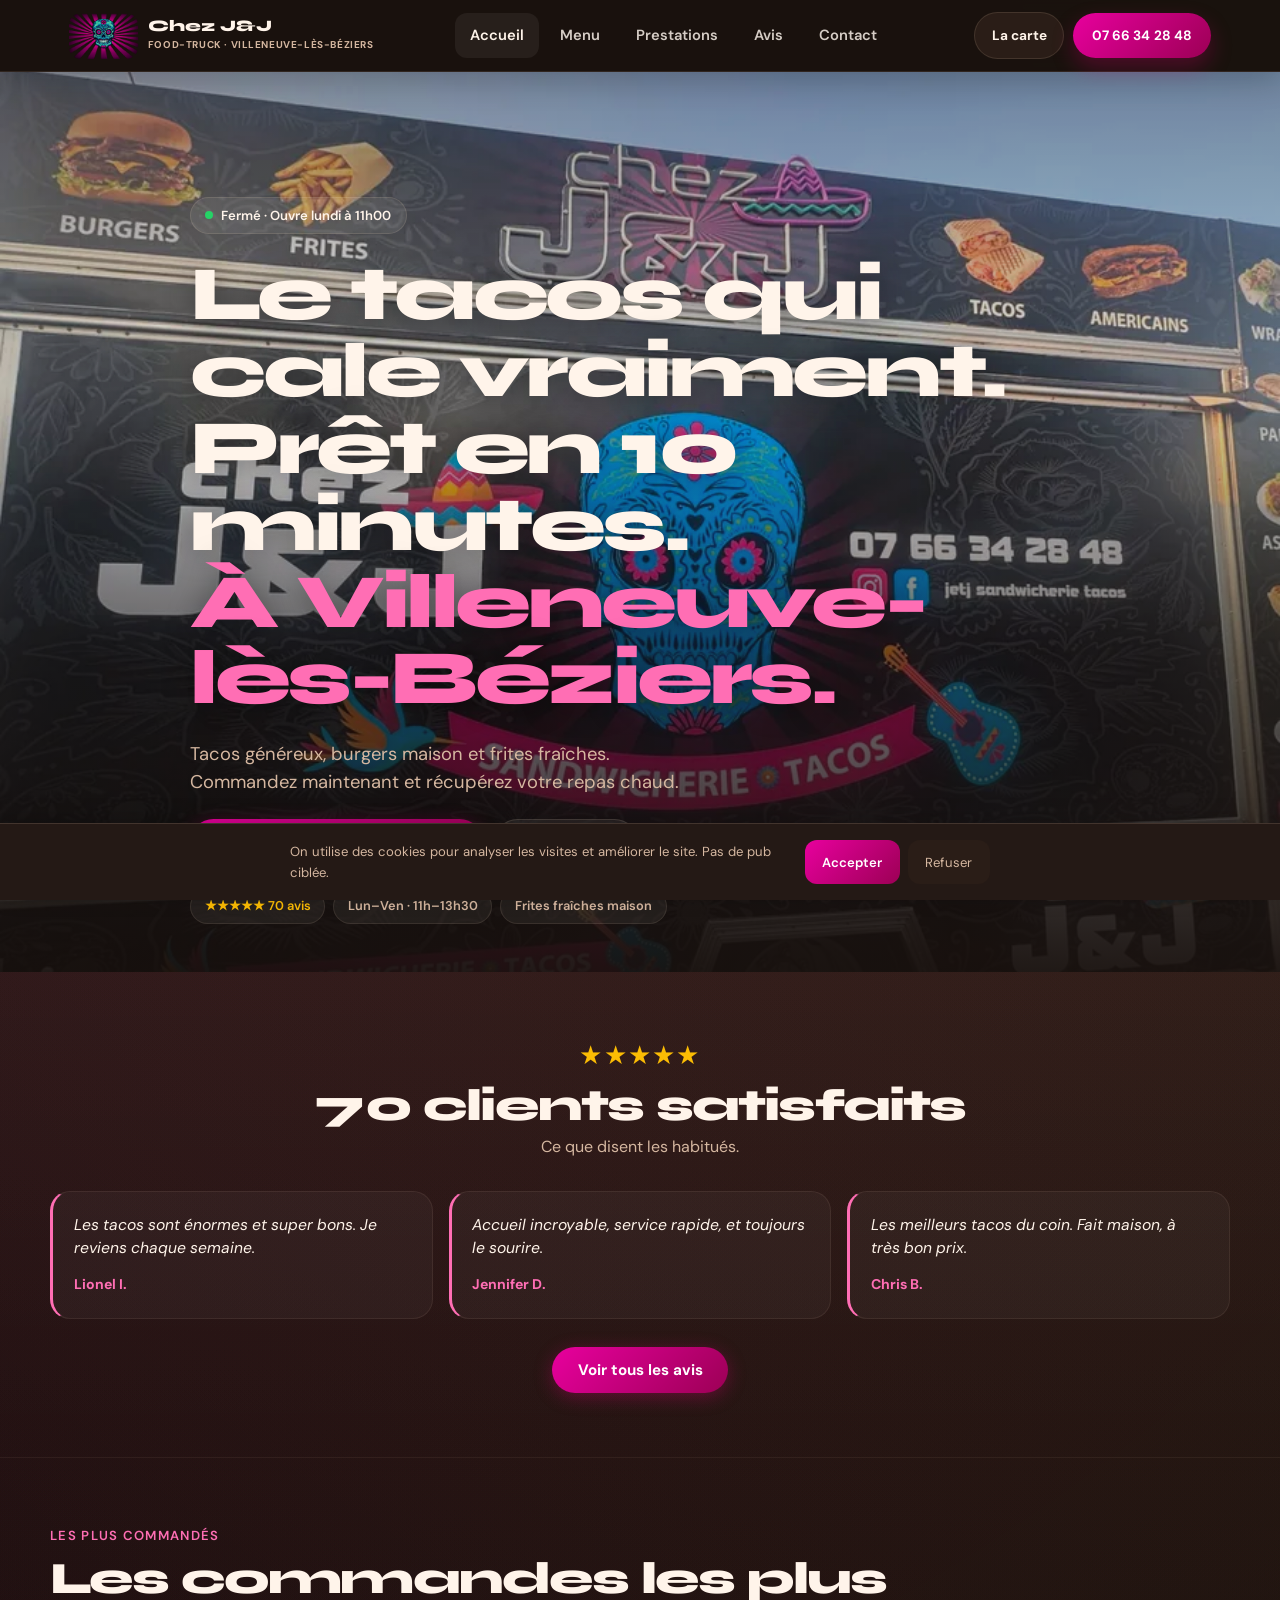
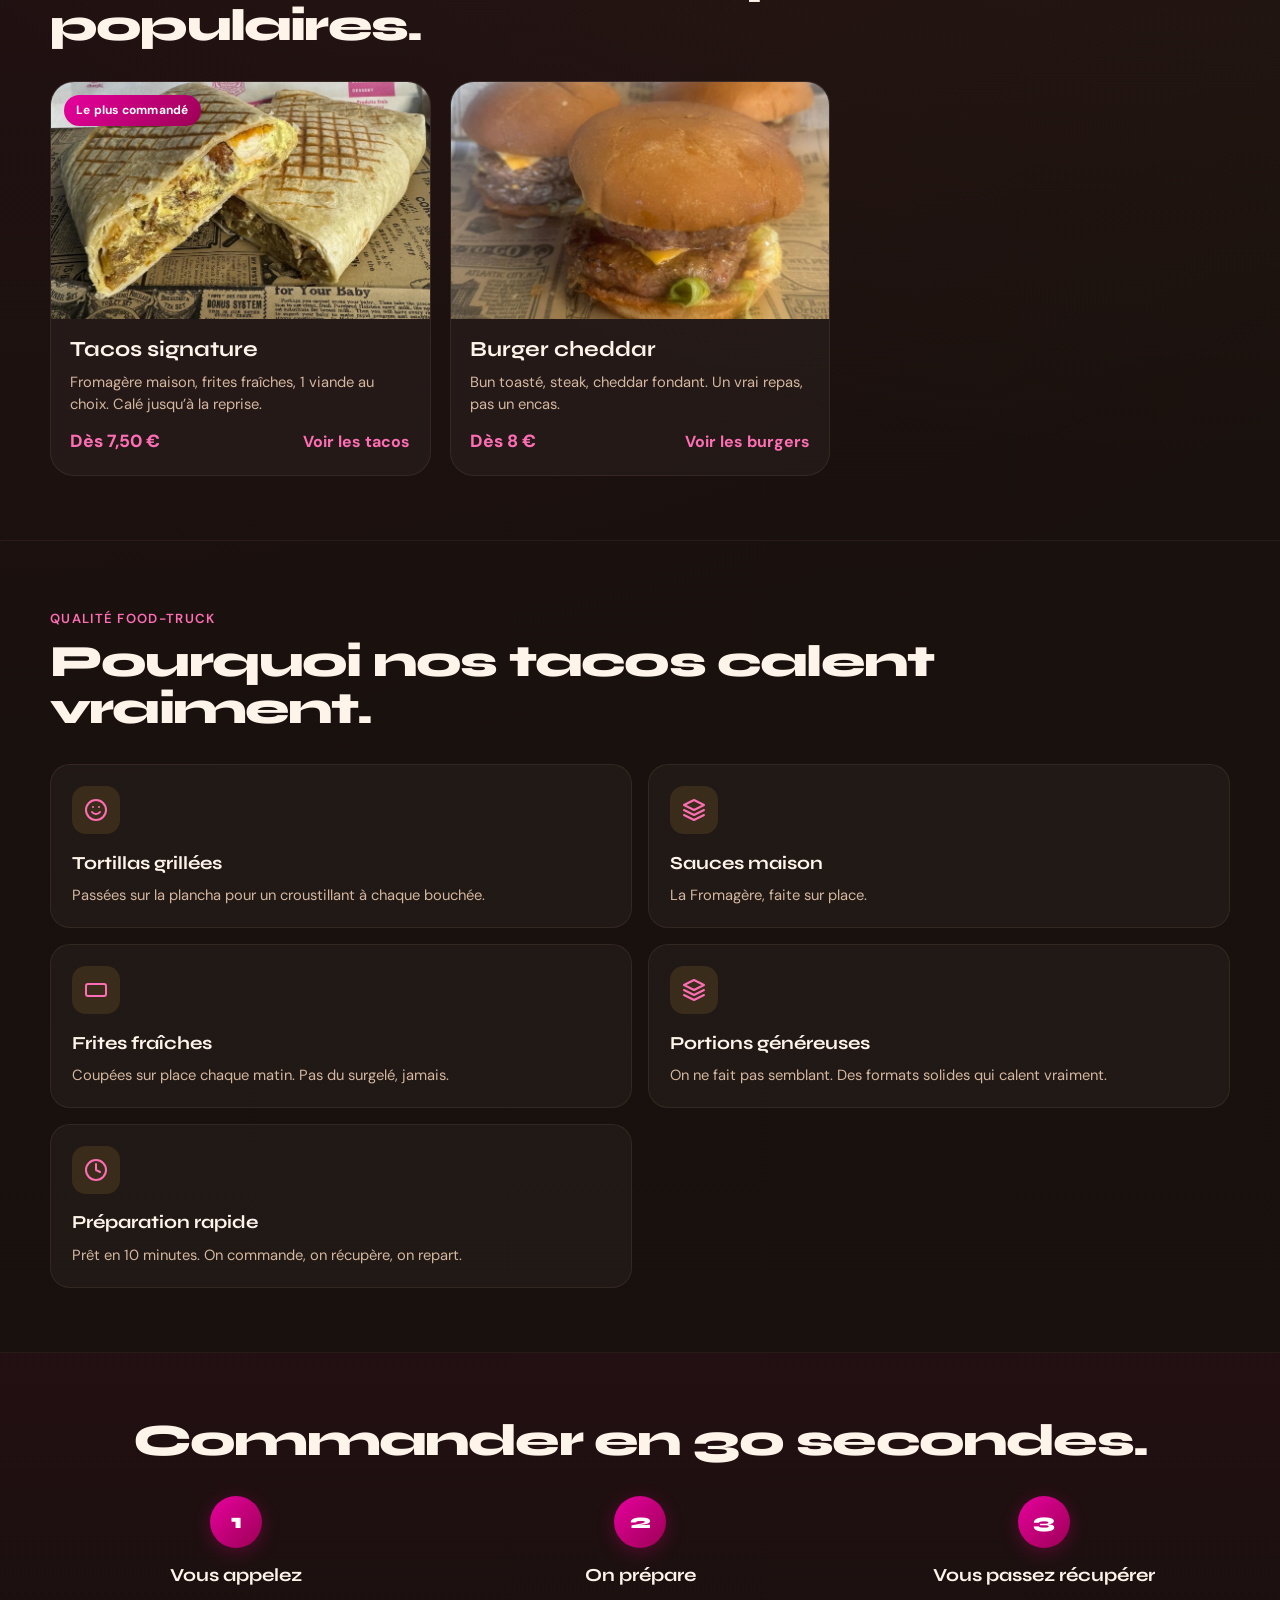
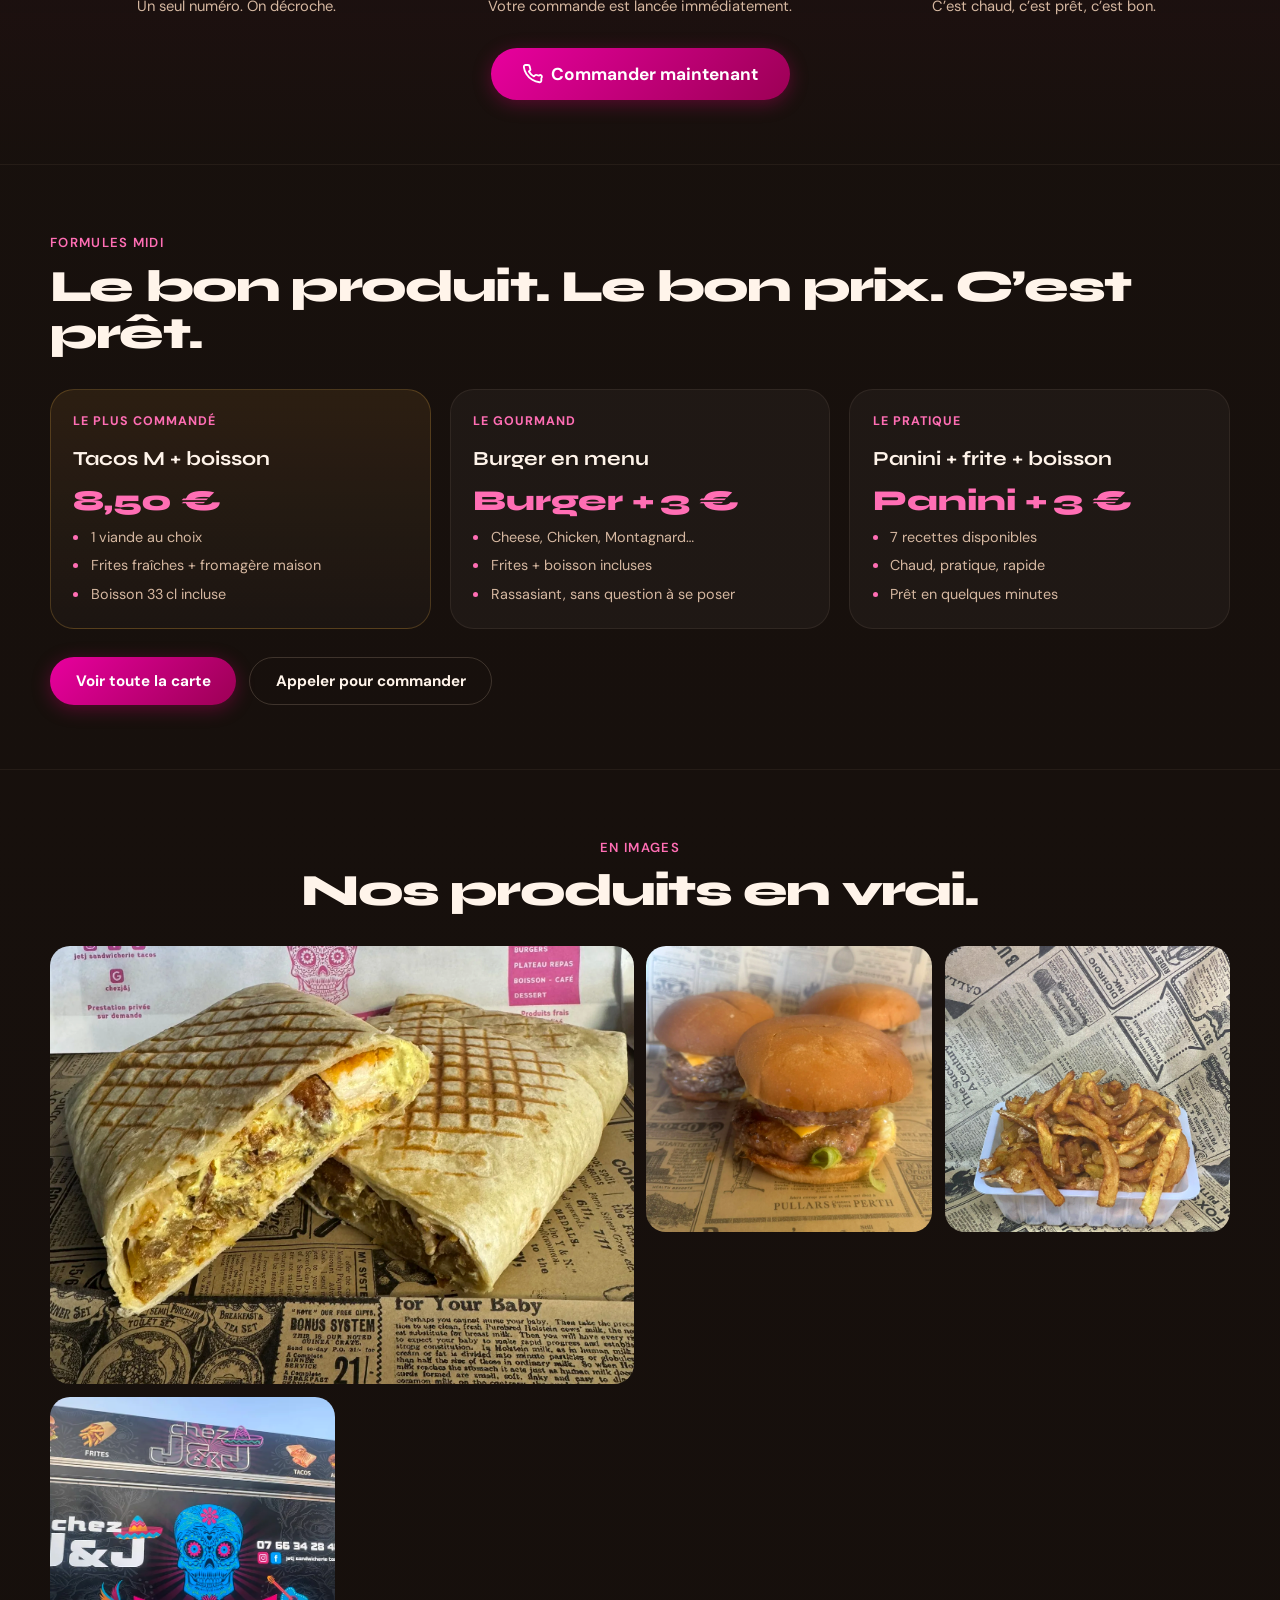
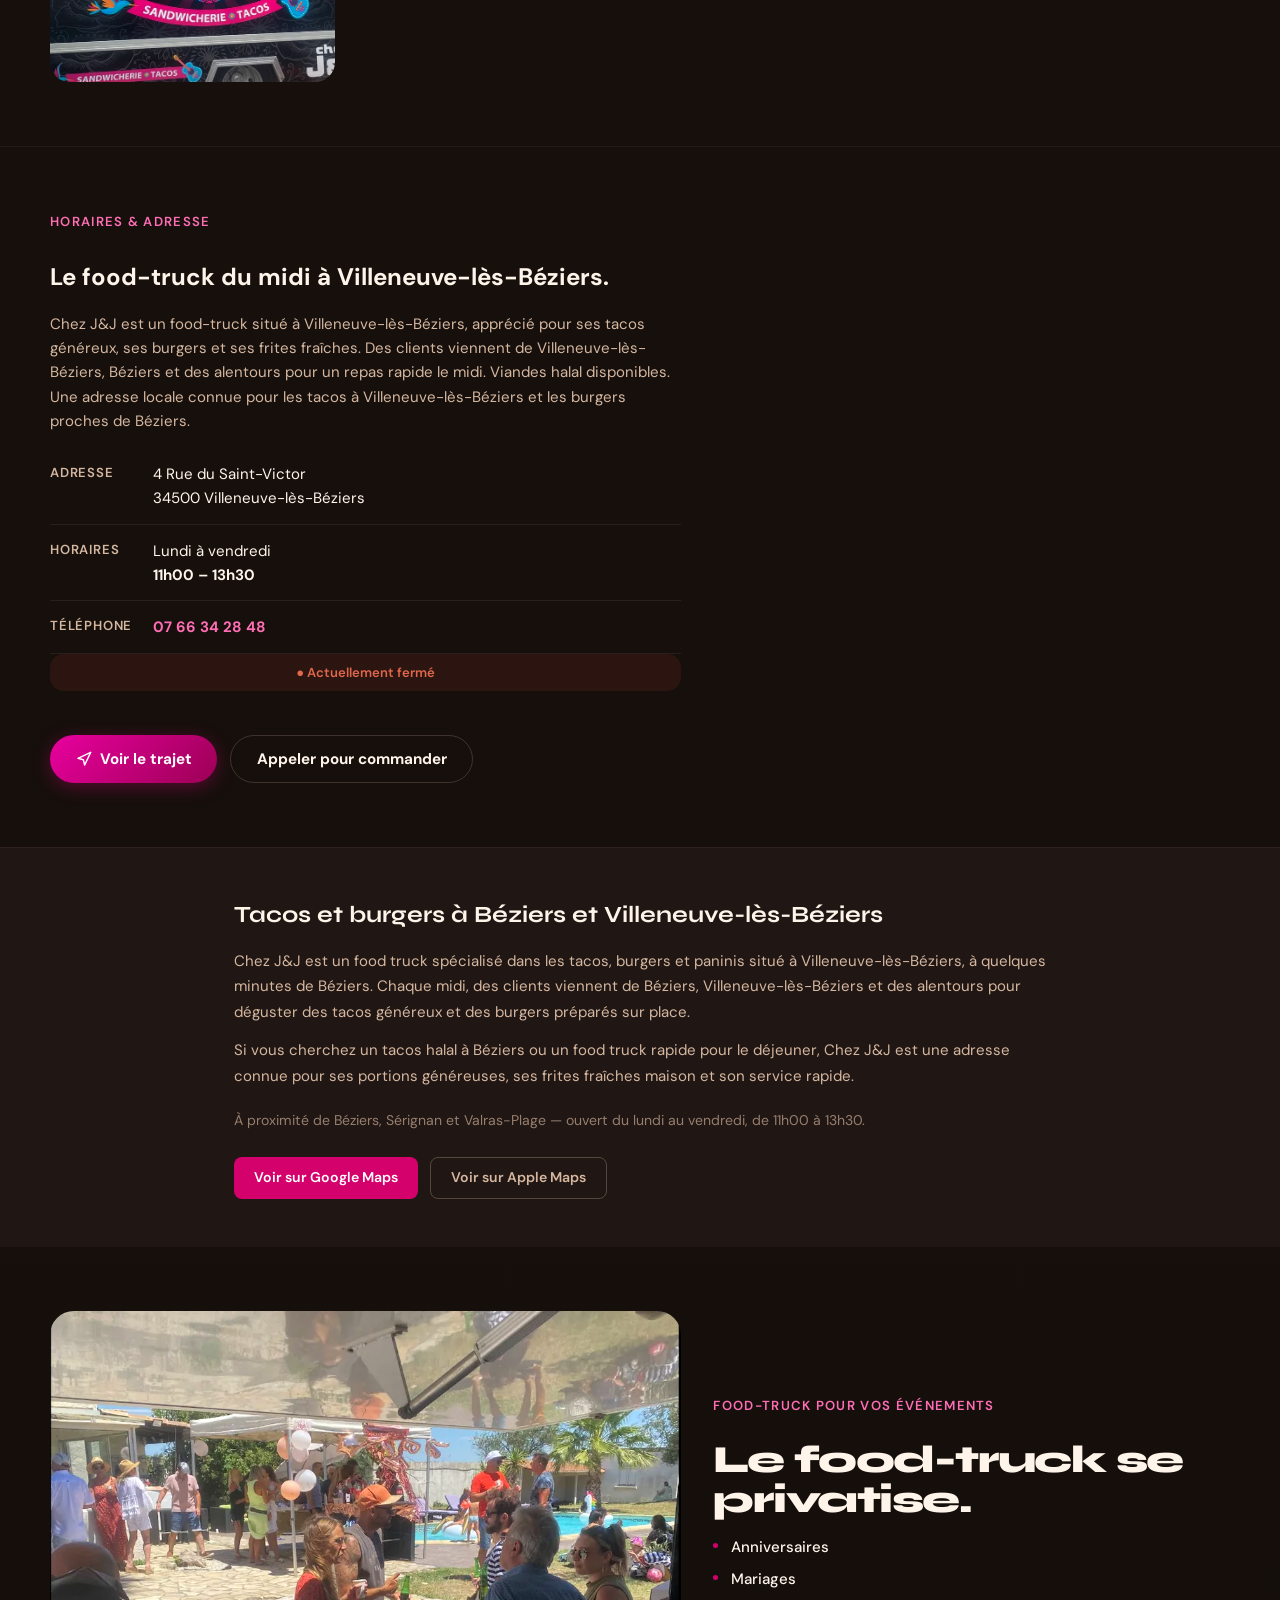
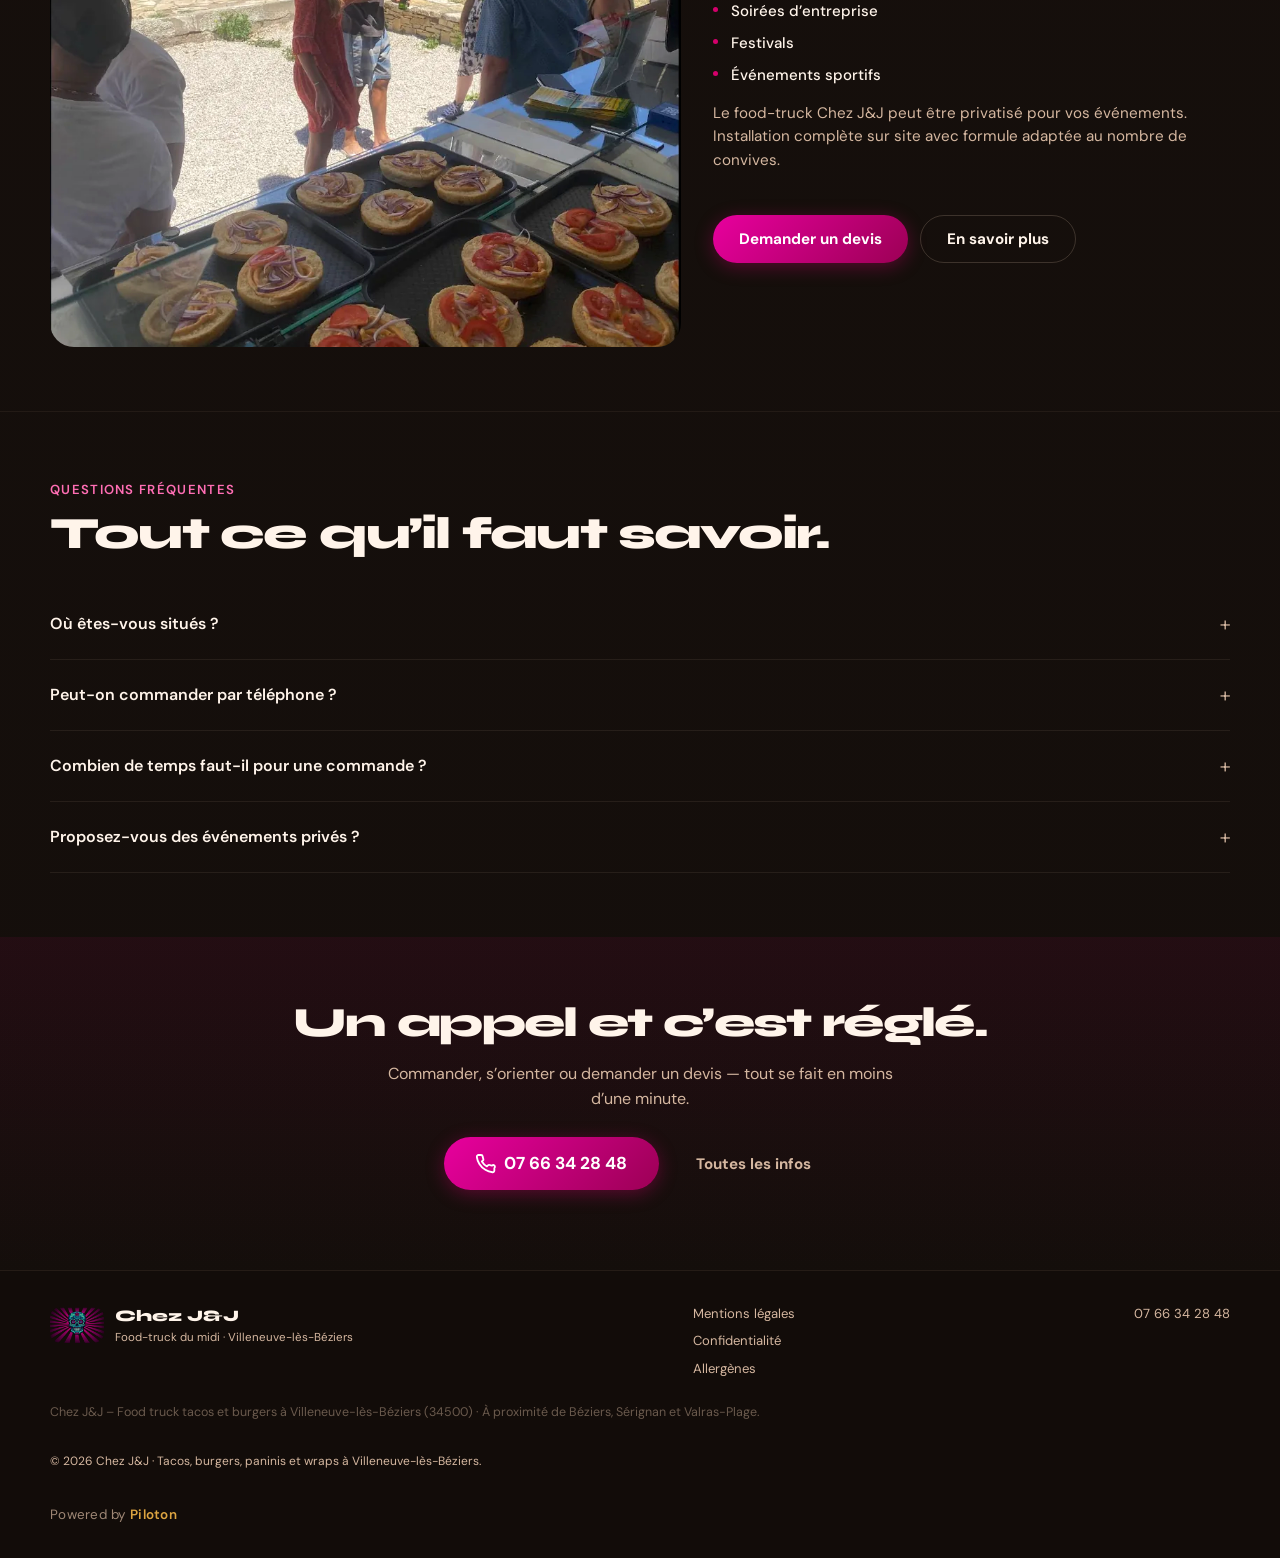
<file: index.html>
<!DOCTYPE html>
<html lang="fr">

<head>
    <meta charset="UTF-8">
    <meta name="viewport" content="width=device-width, initial-scale=1.0, viewport-fit=cover">
    <meta name="description"
        content="Chez J&amp;J — Food-truck à Villeneuve-lès-Béziers : tacos, burgers, wraps, américains, salades. Tout halal sauf magret. Ouvert le midi du lundi au vendredi, 11h–13h30.">
    <meta name="keywords"
        content="tacos Villeneuve-lès-Béziers, burger food-truck 34500, panini sandwicherie, repas midi Saint-Victor, tacos halal Béziers, fast-food Villeneuve-lès-Béziers, chez j et j">
    <meta name="robots" content="index, follow">
    <link rel="canonical" href="https://chezjandjvlb.fr/">

    <!-- Open Graph -->
    <meta property="og:title" content="Chez J&amp;J — Sandwicherie &amp; Tacos à Villeneuve-lès-Béziers">
    <meta property="og:description"
        content="Tacos, burgers, paninis, wraps faits maison. Food-truck ouvert le midi, 4 Rue du Saint-Victor, Villeneuve-lès-Béziers (34500).">
    <meta property="og:url" content="https://chezjandjvlb.fr/">
    <meta property="og:type" content="website">
    <meta property="og:site_name" content="Chez J&amp;J">
    <meta property="og:locale" content="fr_FR">
    <meta property="og:image" content="https://chezjandjvlb.fr/images/logo_chez_j_and_j.png">
    <meta property="og:image:width" content="1200">
    <meta property="og:image:height" content="630">

    <!-- Twitter Card -->
    <meta name="twitter:card" content="summary_large_image">
    <meta name="twitter:title" content="Chez J&amp;J — Sandwicherie &amp; Tacos">
    <meta name="twitter:description"
        content="Tacos, burgers, paninis faits maison à Villeneuve-lès-Béziers. Ouvert le midi.">
    <meta name="twitter:image" content="https://chezjandjvlb.fr/images/logo_chez_j_and_j.png">

    <meta name="theme-color" content="#d35a24">
    <link rel="manifest" href="manifest.json">
    <link rel="apple-touch-icon" href="images/logo_chez_j_and_j.png">
    <title>Chez J&J — Tacos & Sandwichs</title>

    <!-- Schema.org LocalBusiness -->
    <script type="application/ld+json">
{
  "@context": "https://schema.org",
  "@type": "FastFoodRestaurant",
  "name": "Chez J&J",
  "description": "Food-truck tacos et sandwichs frais à Villeneuve-lès-Béziers",
  "url": "https://chezjandjvlb.fr",
  "telephone": "+33766342848",
  "address": {
    "@type": "PostalAddress",
    "streetAddress": "4 Rue du Saint-Victor",
    "addressLocality": "Villeneuve-lès-Béziers",
    "postalCode": "34500",
    "addressCountry": "FR"
  },
  "geo": {
    "@type": "GeoCoordinates",
    "latitude": "43.3267",
    "longitude": "3.2853"
  },
  "openingHoursSpecification": [
    {"@type":"OpeningHoursSpecification","dayOfWeek":["Monday","Tuesday","Wednesday","Thursday","Friday"],"opens":"11:00","closes":"13:30"}
  ],
  "servesCuisine": ["Tacos","Burgers","Paninis","Américains","Wraps","Salades","Plateaux repas","Fast Food"],
  "priceRange": "€",
  "image": [
    "https://chezjandjvlb.fr/images/food_truck_chez_j&j_tacos.webp",
    "https://chezjandjvlb.fr/images/food_truck_chez_j&j_buger_steak.webp",
    "https://chezjandjvlb.fr/images/food_truck_chez_j&j_camion_gros_plan.webp"
  ],
  "hasMenu": {
    "@type": "Menu",
    "name": "Menu Chez J&J",
    "url": "https://chezjandjvlb.fr/#menu"
  },
  "aggregateRating": {
    "@type": "AggregateRating",
    "ratingValue": "4.8",
    "reviewCount": "70"
  },
  "hasMap": "https://maps.google.com/?q=4+Rue+du+Saint-Victor+34500+Villeneuve-l%C3%A8s-B%C3%A9ziers"
}
</script>

    <!-- Schema.org FAQPage -->
    <script type="application/ld+json">
{
  "@context": "https://schema.org",
  "@type": "FAQPage",
  "mainEntity": [
    {"@type": "Question", "name": "O\u00f9 \u00eates-vous situ\u00e9s ?", "acceptedAnswer": {"@type": "Answer", "text": "Au 4 Rue du Saint-Victor, 34500 Villeneuve-l\u00e8s-B\u00e9ziers. Le food-truck est install\u00e9 sur place du lundi au vendredi, de 11h00 \u00e0 13h30."}},
    {"@type": "Question", "name": "Peut-on commander par t\u00e9l\u00e9phone ?", "acceptedAnswer": {"@type": "Answer", "text": "Oui. Appelez le 07 66 34 28 48, passez votre commande et r\u00e9cup\u00e9rez-la sur place."}},
    {"@type": "Question", "name": "Combien de temps faut-il pour une commande ?", "acceptedAnswer": {"@type": "Answer", "text": "En g\u00e9n\u00e9ral, 10 minutes. On pr\u00e9pare tout sur commande avec des produits frais."}},
    {"@type": "Question", "name": "Proposez-vous des \u00e9v\u00e9nements priv\u00e9s ?", "acceptedAnswer": {"@type": "Answer", "text": "Oui. Le food-truck peut \u00eatre privatis\u00e9 pour anniversaires, mariages, soir\u00e9es d'entreprise ou festivals."}}
  ]
}
</script>

    <link rel="preconnect" href="https://fonts.googleapis.com">
    <link rel="preconnect" href="https://fonts.gstatic.com" crossorigin>
    <link
        href="https://fonts.googleapis.com/css2?family=Syne:wght@700;800&family=DM+Sans:wght@300;400;500;600&display=swap"
        rel="stylesheet">
    <link rel="stylesheet" href="style.css">
    <link rel="preload" as="image" href="images/food_truck_chez_j&amp;j_tacos.webp" type="image/webp">
</head>

<body>

    <noscript>
        <div style="padding:2rem;text-align:center;font-family:sans-serif;background:#1b130f;color:#fff4ea">
            <strong>Chez J&amp;J — Sandwicherie &amp; Tacos</strong><br>
            Food-truck au 4 Rue du Saint-Victor, 34500 Villeneuve-lès-Béziers<br>
            Tél. : <a href="tel:+33766342848" style="color:#ff8a3d">07 66 34 28 48</a> — Ouvert lundi–vendredi
            11h–13h30<br>
            Tacos · Burgers · Paninis · Wraps · Salades · Plateaux repas
        </div>
    </noscript>

    <!-- ══ BANDEAU RGPD ══ -->
    <div id="rgpd-banner" class="rgpd-banner hidden">
        <div class="rgpd-inner">
            <p>On utilise des cookies pour analyser les visites et améliorer le site. Pas de pub ciblée.</p>
            <div class="rgpd-btns">
                <button onclick="acceptCookies()" class="btn-accept">Accepter</button>
                <button onclick="refuseCookies()" class="btn-refuse">Refuser</button>
            </div>
        </div>
    </div>

    <!-- ══ HEADER ══ -->
    <header id="header">
        <div class="header-inner">
            <a href="#accueil" class="logo" onclick="handleNavClick(event, 'accueil')">
                <img src="images/logo_chez_j_and_j.png" alt="Chez J&amp;J" class="logo-img">
                <div class="logo-lockup">
                    <span class="logo-name">Chez J&amp;J</span>
                    <span class="logo-tagline">Food-truck &middot; Villeneuve-l&egrave;s-B&eacute;ziers</span>
                </div>
            </a>
            <nav class="desktop-nav">
                <a href="#accueil" class="nav-link" onclick="handleNavClick(event, 'accueil')">Accueil</a>
                <a href="#menu" class="nav-link" onclick="handleNavClick(event, 'menu')">Menu</a>
                <a href="#prestations" class="nav-link" onclick="handleNavClick(event, 'prestations')">Prestations</a>
                <a href="#avis" class="nav-link" onclick="handleNavClick(event, 'avis')">Avis</a>
                <a href="#contact" class="nav-link" onclick="handleNavClick(event, 'contact')">Contact</a>
            </nav>
            <div class="header-actions">
                <a href="#menu" class="btn-header-secondary" onclick="handleNavClick(event, 'menu')">La carte</a>
                <a href="tel:+33766342848" class="btn-call-header" onclick="trackEvent('call_header')">
                    <span class="btn-call-label-short">Appeler</span>
                    <span class="btn-call-label-long">07 66 34 28 48</span>
                </a>
                <button class="burger" onclick="toggleMenu()" aria-label="Menu">
                    <span></span><span></span><span></span>
                </button>
            </div>
        </div>
        <!-- Mobile nav -->
        <div id="mobile-nav" class="mobile-nav hidden">
            <a href="#accueil" onclick="handleNavClick(event, 'accueil', true)">Accueil</a>
            <a href="#menu" onclick="handleNavClick(event, 'menu', true)">Menu</a>
            <a href="#prestations" onclick="handleNavClick(event, 'prestations', true)">Prestations privées</a>
            <a href="#avis" onclick="handleNavClick(event, 'avis', true)">Avis</a>
            <a href="#contact" onclick="handleNavClick(event, 'contact', true)">Contact</a>
            <a href="#mentions-legales" onclick="handleNavClick(event, 'mentions-legales', true)"
                class="legal-link">Mentions
                légales</a>
            <a href="#confidentialite" onclick="handleNavClick(event, 'confidentialite', true)"
                class="legal-link">Confidentialité</a>
        </div>
    </header>

    <!-- ══ PAGES ══ -->
    <main id="app">

        <!-- ══ PAGE ACCUEIL ══ -->
        <div id="page-accueil" class="page active">

            <!-- ① HERO — urgence + faim + localisation -->
            <section class="h-hero">
                <div class="h-hero-bg">
                    <img src="images/food_truck_chez_j&amp;j_camion_gros_plan.webp"
                        alt="Le food-truck Chez J&amp;J — Villeneuve-lès-Béziers" class="h-hero-img"
                        fetchpriority="high">
                    <div class="h-hero-overlay"></div>
                </div>
                <div class="h-hero-content">
                    <div id="horaire-badge" class="h-hero-badge">
                        <span id="horaire-dot" class="dot"></span>
                        <span id="horaire-text">Chargement…</span>
                    </div>
                    <h1 class="h-hero-title">Le tacos qui cale vraiment.<br>Prêt en 10 minutes.<br><em>À
                            Villeneuve-lès-Béziers.</em></h1>
                    <p class="h-hero-sub">Tacos généreux, burgers maison et frites fraîches.<br>Commandez maintenant et
                        récupérez votre repas chaud.</p>
                    <div class="h-hero-actions">
                        <a href="tel:+33766342848" class="h-btn h-btn-primary" onclick="trackEvent('call_hero')">
                            <svg width="18" height="18" viewBox="0 0 24 24" fill="none" stroke="currentColor"
                                stroke-width="2.2" stroke-linecap="round" stroke-linejoin="round">
                                <path
                                    d="M22 16.92v3a2 2 0 0 1-2.18 2 19.79 19.79 0 0 1-8.63-3.07A19.5 19.5 0 0 1 4.07 12a19.79 19.79 0 0 1-3.07-8.67A2 2 0 0 1 3 1.18h3a2 2 0 0 1 2 1.72c.127.96.361 1.903.7 2.81a2 2 0 0 1-.45 2.11L7.09 8.91a16 16 0 0 0 6 6l1.27-1.27a2 2 0 0 1 2.11-.45c.907.339 1.85.573 2.81.7A2 2 0 0 1 22 16.92z" />
                            </svg>
                            Commander &middot; 07&nbsp;66&nbsp;34&nbsp;28&nbsp;48
                        </a>
                        <a href="#menu" class="h-btn h-btn-secondary" onclick="handleNavClick(event, 'menu')">Voir la
                            carte</a>
                    </div>
                    <div class="h-hero-trust">
                        <span class="h-trust-pill h-trust-stars"
                            onclick="handleNavClick(event, 'avis')">&#9733;&#9733;&#9733;&#9733;&#9733; 70 avis</span>
                        <span class="h-trust-pill">Lun–Ven &middot; 11h–13h30</span>
                        <span class="h-trust-pill">Frites fraîches maison</span>
                    </div>
                </div>
            </section>

            <!-- ② PREUVE SOCIALE -->
            <section class="h-section h-social-proof">
                <div class="h-shell">
                    <header class="h-section-head h-section-head-center">
                        <div class="h-social-stars">&#9733;&#9733;&#9733;&#9733;&#9733;</div>
                        <h2>70 clients satisfaits</h2>
                        <p class="h-social-sub">Ce que disent les habitués.</p>
                    </header>
                    <div class="h-social-grid">
                        <blockquote class="h-social-card">
                            <p>Les tacos sont énormes et super bons. Je reviens chaque semaine.</p>
                            <cite>Lionel I.</cite>
                        </blockquote>
                        <blockquote class="h-social-card">
                            <p>Accueil incroyable, service rapide, et toujours le sourire.</p>
                            <cite>Jennifer D.</cite>
                        </blockquote>
                        <blockquote class="h-social-card">
                            <p>Les meilleurs tacos du coin. Fait maison, à très bon prix.</p>
                            <cite>Chris B.</cite>
                        </blockquote>
                    </div>
                    <div class="h-section-cta">
                        <button class="h-btn h-btn-primary" onclick="handleNavClick(event, 'avis')">Voir tous les
                            avis</button>
                    </div>
                </div>
            </section>

            <!-- ③ BEST-SELLERS -->
            <section class="h-section h-bestsellers">
                <div class="h-shell">
                    <header class="h-section-head">
                        <span class="h-kicker">Les plus commandés</span>
                        <h2>Les commandes les plus populaires.</h2>
                    </header>
                    <div class="h-bestsellers-grid">
                        <article class="h-best-card">
                            <div class="h-best-photo">
                                <img src="images/food_truck_chez_j&amp;j_tacos.webp"
                                    alt="Tacos signature Chez J&amp;J — tacos Villeneuve-lès-Béziers" loading="lazy">
                                <span class="h-best-badge">Le plus commandé</span>
                            </div>
                            <div class="h-best-body">
                                <h3>Tacos signature</h3>
                                <p>Fromagère maison, frites fraîches, 1 viande au choix. Calé jusqu’à la reprise.</p>
                                <div class="h-best-foot">
                                    <strong>Dès 7,50&thinsp;€</strong>
                                    <a href="#menu" onclick="handleNavClick(event, 'menu')" class="h-link">Voir les
                                        tacos</a>
                                </div>
                            </div>
                        </article>
                        <article class="h-best-card">
                            <div class="h-best-photo">
                                <img src="images/food_truck_chez_j&amp;j_buger_steak.webp"
                                    alt="Burger cheddar Chez J&amp;J — burger Béziers" loading="lazy">
                            </div>
                            <div class="h-best-body">
                                <h3>Burger cheddar</h3>
                                <p>Bun toasté, steak, cheddar fondant. Un vrai repas, pas un encas.</p>
                                <div class="h-best-foot">
                                    <strong>Dès 8&thinsp;€</strong>
                                    <a href="#menu" onclick="handleNavClick(event, 'menu')" class="h-link">Voir les
                                        burgers</a>
                                </div>
                            </div>
                        </article>

                    </div>
                </div>
            </section>

            <!-- ④ SECTION FAIM — Pourquoi nos tacos calent vraiment -->
            <section class="h-section h-why">
                <div class="h-shell">
                    <header class="h-section-head">
                        <span class="h-kicker">Qualité food-truck</span>
                        <h2>Pourquoi nos tacos calent vraiment.</h2>
                    </header>
                    <div class="h-why-grid">
                        <div class="h-why-card">
                            <div class="h-why-icon"><svg width="24" height="24" viewBox="0 0 24 24" fill="none"
                                    stroke="currentColor" stroke-width="2" stroke-linecap="round"
                                    stroke-linejoin="round">
                                    <circle cx="12" cy="12" r="10" />
                                    <path d="M8 14s1.5 2 4 2 4-2 4-2" />
                                    <line x1="9" y1="9" x2="9.01" y2="9" />
                                    <line x1="15" y1="9" x2="15.01" y2="9" />
                                </svg></div>
                            <h3>Tortillas grillées</h3>
                            <p>Passées sur la plancha pour un croustillant à chaque bouchée.</p>
                        </div>
                        <div class="h-why-card">
                            <div class="h-why-icon"><svg width="24" height="24" viewBox="0 0 24 24" fill="none"
                                    stroke="currentColor" stroke-width="2" stroke-linecap="round"
                                    stroke-linejoin="round">
                                    <path d="M12 2L2 7l10 5 10-5-10-5zM2 17l10 5 10-5M2 12l10 5 10-5" />
                                </svg></div>
                            <h3>Sauces maison</h3>
                            <p>La Fromagère, faite sur place.</p>
                        </div>
                        <div class="h-why-card">
                            <div class="h-why-icon"><svg width="24" height="24" viewBox="0 0 24 24" fill="none"
                                    stroke="currentColor" stroke-width="2">
                                    <rect x="2" y="6" width="20" height="12" rx="2" />
                                    <path d="M12 12v.01" />
                                    <path d="M7 12v.01" />
                                    <path d="M17 12v.01" />
                                </svg></div>
                            <h3>Frites fraîches</h3>
                            <p>Coupées sur place chaque matin. Pas du surgelé, jamais.</p>
                        </div>
                        <div class="h-why-card">
                            <div class="h-why-icon"><svg width="24" height="24" viewBox="0 0 24 24" fill="none"
                                    stroke="currentColor" stroke-width="2" stroke-linecap="round"
                                    stroke-linejoin="round">
                                    <path d="M12 2L2 7l10 5 10-5-10-5zM2 17l10 5 10-5M2 12l10 5 10-5" />
                                </svg></div>
                            <h3>Portions généreuses</h3>
                            <p>On ne fait pas semblant. Des formats solides qui calent vraiment.</p>
                        </div>
                        <div class="h-why-card">
                            <div class="h-why-icon"><svg width="24" height="24" viewBox="0 0 24 24" fill="none"
                                    stroke="currentColor" stroke-width="2" stroke-linecap="round"
                                    stroke-linejoin="round">
                                    <circle cx="12" cy="12" r="10" />
                                    <polyline points="12 6 12 12 16 14" />
                                </svg></div>
                            <h3>Préparation rapide</h3>
                            <p>Prêt en 10 minutes. On commande, on récupère, on repart.</p>
                        </div>
                    </div>
                </div>
            </section>

            <!-- ⑤ COMMANDER EN 30 SECONDES -->
            <section class="h-section h-howto">
                <div class="h-shell">
                    <header class="h-section-head h-section-head-center">
                        <h2>Commander en 30 secondes.</h2>
                    </header>
                    <div class="h-howto-steps">
                        <div class="h-step">
                            <span class="h-step-num">1</span>
                            <h3>Vous appelez</h3>
                            <p>Un seul numéro. On décroche.</p>
                        </div>
                        <div class="h-step">
                            <span class="h-step-num">2</span>
                            <h3>On prépare</h3>
                            <p>Votre commande est lancée immédiatement.</p>
                        </div>
                        <div class="h-step">
                            <span class="h-step-num">3</span>
                            <h3>Vous passez récupérer</h3>
                            <p>C’est chaud, c’est prêt, c’est bon.</p>
                        </div>
                    </div>
                    <div class="h-section-cta">
                        <a href="tel:+33766342848" class="h-btn h-btn-primary h-btn-xl"
                            onclick="trackEvent('call_howto')">
                            <svg width="20" height="20" viewBox="0 0 24 24" fill="none" stroke="currentColor"
                                stroke-width="2.2" stroke-linecap="round" stroke-linejoin="round">
                                <path
                                    d="M22 16.92v3a2 2 0 0 1-2.18 2 19.79 19.79 0 0 1-8.63-3.07A19.5 19.5 0 0 1 4.07 12a19.79 19.79 0 0 1-3.07-8.67A2 2 0 0 1 3 1.18h3a2 2 0 0 1 2 1.72c.127.96.361 1.903.7 2.81a2 2 0 0 1-.45 2.11L7.09 8.91a16 16 0 0 0 6 6l1.27-1.27a2 2 0 0 1 2.11-.45c.907.339 1.85.573 2.81.7A2 2 0 0 1 22 16.92z" />
                            </svg>
                            Commander maintenant
                        </a>
                    </div>
                </div>
            </section>

            <!-- ⑥ FORMULES -->
            <section class="h-section h-formules">
                <div class="h-shell">
                    <header class="h-section-head">
                        <span class="h-kicker">Formules midi</span>
                        <h2>Le bon produit. Le bon prix. C’est prêt.</h2>
                    </header>
                    <div class="h-formules-grid">
                        <article class="h-formule h-formule-star">
                            <div class="h-formule-label">Le plus commandé</div>
                            <h3>Tacos M + boisson</h3>
                            <strong class="h-formule-price">8,50 €</strong>
                            <ul>
                                <li>1 viande au choix</li>
                                <li>Frites fraîches + fromagère maison</li>
                                <li>Boisson 33&thinsp;cl incluse</li>
                            </ul>
                        </article>
                        <article class="h-formule">
                            <div class="h-formule-label">Le gourmand</div>
                            <h3>Burger en menu</h3>
                            <strong class="h-formule-price">Burger +&thinsp;3 €</strong>
                            <ul>
                                <li>Cheese, Chicken, Montagnard…</li>
                                <li>Frites + boisson incluses</li>
                                <li>Rassasiant, sans question à se poser</li>
                            </ul>
                        </article>
                        <article class="h-formule">
                            <div class="h-formule-label">Le pratique</div>
                            <h3>Panini + frite + boisson</h3>
                            <strong class="h-formule-price">Panini +&thinsp;3 €</strong>
                            <ul>
                                <li>7 recettes disponibles</li>
                                <li>Chaud, pratique, rapide</li>
                                <li>Prêt en quelques minutes</li>
                            </ul>
                        </article>
                    </div>
                    <div class="h-section-cta">
                        <a href="#menu" class="h-btn h-btn-primary" onclick="handleNavClick(event, 'menu')">Voir toute
                            la carte</a>
                        <a href="tel:+33766342848" class="h-btn h-btn-outline"
                            onclick="trackEvent('call_formules')">Appeler pour commander</a>
                    </div>
                </div>
            </section>

            <!-- ⑦ GALERIE VISUELLE -->
            <section class="h-section h-gallery">
                <div class="h-shell">
                    <header class="h-section-head h-section-head-center">
                        <span class="h-kicker">En images</span>
                        <h2>Nos produits en vrai.</h2>
                    </header>
                    <div class="h-gallery-grid">
                        <figure class="h-gallery-item h-gallery-large">
                            <img src="images/food_truck_chez_j&amp;j_tacos.webp"
                                alt="Tacos Chez J&amp;J — tacos Béziers" loading="lazy">
                        </figure>
                        <figure class="h-gallery-item">
                            <img src="images/food_truck_chez_j&amp;j_buger_steak.webp"
                                alt="Burger Chez J&amp;J — burger food-truck Béziers" loading="lazy">
                        </figure>
                        <figure class="h-gallery-item">
                            <img src="images/food_truck_chez_j&amp;j_barquette_frites_maison.webp"
                                alt="Frites fraîches maison Chez J&amp;J — food-truck Béziers" loading="lazy">
                        </figure>
                        <figure class="h-gallery-item">
                            <img src="images/food_truck_chez_j&amp;j_camion_gros_plan.webp"
                                alt="Food-truck Chez J&amp;J — food truck Villeneuve-lès-Béziers" loading="lazy">
                        </figure>
                    </div>
                </div>
            </section>

            <!-- ⑧ ADRESSE + SEO LOCAL -->
            <section class="h-section h-location">
                <div class="h-shell">
                    <div class="h-location-layout">
                        <div class="h-location-copy">
                            <span class="h-kicker">Horaires &amp; adresse</span>
                            <h2>Le food-truck du midi à Villeneuve-lès-Béziers.</h2>
                            <p class="h-location-seo">Chez J&amp;J est un food-truck situé à Villeneuve-lès-Béziers,
                                apprécié pour ses tacos généreux, ses burgers et ses frites fraîches. Des clients
                                viennent de Villeneuve-lès-Béziers, Béziers et des alentours pour un repas rapide le
                                midi. Viandes halal disponibles. Une adresse locale connue pour les tacos à
                                Villeneuve-lès-Béziers et les burgers proches de Béziers.</p>
                            <div class="h-info-block">
                                <div class="h-info-row">
                                    <span class="h-info-label">Adresse</span>
                                    <span>4 Rue du Saint-Victor<br>34500 Villeneuve-lès-Béziers</span>
                                </div>
                                <div class="h-info-row">
                                    <span class="h-info-label">Horaires</span>
                                    <span>Lundi à vendredi<br><strong>11h00 – 13h30</strong></span>
                                </div>
                                <div class="h-info-row">
                                    <span class="h-info-label">Téléphone</span>
                                    <a href="tel:+33766342848" class="h-info-tel">07 66 34 28 48</a>
                                </div>
                                <div id="status-live" class="status-live"></div>
                            </div>
                            <div class="h-section-cta">
                                <a href="https://maps.google.com/?q=4+Rue+du+Saint-Victor+34500+Villeneuve-l%C3%A8s-B%C3%A9ziers"
                                    target="_blank" rel="noopener" class="h-btn h-btn-primary"
                                    onclick="trackEvent('directions_map')">
                                    <svg width="16" height="16" viewBox="0 0 24 24" fill="none" stroke="currentColor"
                                        stroke-width="2.2" stroke-linecap="round" stroke-linejoin="round">
                                        <polygon points="3 11 22 2 13 21 11 13 3 11" />
                                    </svg>
                                    Voir le trajet
                                </a>
                                <a href="tel:+33766342848" class="h-btn h-btn-outline"
                                    onclick="trackEvent('call_location')">Appeler pour commander</a>
                            </div>
                        </div>
                        <div class="h-location-map">
                            <iframe
                                src="https://www.google.com/maps/embed?pb=!1m18!1m12!1m3!1d2924!2d3.28!3d43.30!2m3!1f0!2f0!3f0!2m3!1i1024!2i768!4f13.1!3m3!1m2!1s0x0%3A0x0!2zVmlsbGVuZXV2ZS1sw6VzLULDqXppZXJz!5e0!3m2!1sfr!2sfr!4v1"
                                width="100%" height="340" style="border:0;border-radius:20px;" allowfullscreen
                                loading="lazy"
                                title="Localisation Chez J&amp;J food-truck Villeneuve-lès-Béziers"></iframe>
                        </div>
                    </div>
                </div>
            </section>

            <!-- ══ SEO LOCAL TEXTE ══ -->
            <section class="seo-local" aria-label="Informations locales">
                <div class="seo-local-inner">
                    <h2>Tacos et burgers à Béziers et Villeneuve-lès-Béziers</h2>
                    <p>Chez J&amp;J est un food truck spécialisé dans les tacos, burgers et paninis situé à
                        Villeneuve-lès-Béziers, à quelques minutes de Béziers. Chaque midi, des clients viennent de
                        Béziers, Villeneuve-lès-Béziers et des alentours pour déguster des tacos généreux et des burgers
                        préparés sur place.</p>
                    <p>Si vous cherchez un tacos halal à Béziers ou un food truck rapide pour le déjeuner, Chez J&amp;J
                        est une adresse connue pour ses portions généreuses, ses frites fraîches maison et son service
                        rapide.</p>
                    <p class="seo-local-geo">À proximité de Béziers, Sérignan et Valras-Plage — ouvert du lundi au
                        vendredi, de 11h00 à 13h30.</p>
                    <div class="seo-local-maps">
                        <a href="https://maps.google.com/?q=4+Rue+du+Saint-Victor+34500+Villeneuve-l%C3%A8s-B%C3%A9ziers"
                            target="_blank" rel="noopener" class="seo-local-map-btn"
                            onclick="trackEvent('googlemaps_seo')">Voir sur
                            Google Maps</a>
                        <a href="https://maps.apple.com/?q=Chez+J+J+Villeneuve+les+Beziers" target="_blank"
                            rel="noopener" class="seo-local-map-btn seo-local-map-btn--secondary"
                            onclick="trackEvent('applemaps_seo')">Voir sur Apple Maps</a>
                    </div>
                </div>
            </section>

            <!-- ⑨ PRESTATIONS PRIVÉES -->
            <section class="h-section h-prestations">
                <div class="h-shell">
                    <div class="h-presta-layout">
                        <figure class="h-presta-photo">
                            <img src="images/food_truck_chez_j&amp;j_camion_prestation_1.webp"
                                alt="Food truck Chez J&amp;J privatisé pour événement" loading="lazy">
                        </figure>
                        <div class="h-presta-copy">
                            <span class="h-kicker">Food-truck pour vos événements</span>
                            <h2>Le food-truck se privatise.</h2>
                            <ul class="h-presta-list">
                                <li>Anniversaires</li>
                                <li>Mariages</li>
                                <li>Soirées d’entreprise</li>
                                <li>Festivals</li>
                                <li>Événements sportifs</li>
                            </ul>
                            <p>Le food-truck Chez J&amp;J peut être privatisé pour vos événements. Installation complète
                                sur site avec formule adaptée au nombre de convives.</p>
                            <div class="h-section-cta">
                                <a href="tel:+33766342848" class="h-btn h-btn-primary"
                                    onclick="trackEvent('call_prestations')">Demander un devis</a>
                                <button class="h-btn h-btn-outline" onclick="handleNavClick(event, 'prestations')">En
                                    savoir
                                    plus</button>
                            </div>
                        </div>
                    </div>
                </div>
            </section>

            <!-- FAQ -->
            <section class="h-section h-faq">
                <div class="h-shell">
                    <header class="h-section-head">
                        <span class="h-kicker">Questions fréquentes</span>
                        <h2>Tout ce qu’il faut savoir.</h2>
                    </header>
                    <div class="h-faq-list">
                        <details class="h-faq-item">
                            <summary>Où êtes-vous situés ?</summary>
                            <p>Au 4 Rue du Saint-Victor, 34500 Villeneuve-lès-Béziers. Le food-truck est installé sur
                                place du lundi au vendredi, de 11h00 à 13h30.</p>
                        </details>
                        <details class="h-faq-item">
                            <summary>Peut-on commander par téléphone ?</summary>
                            <p>Oui. Appelez le <a href="tel:+33766342848">07 66 34 28 48</a>, passez votre commande et
                                récupérez-la sur place. C’est rapide.</p>
                        </details>
                        <details class="h-faq-item">
                            <summary>Combien de temps faut-il pour une commande ?</summary>
                            <p>En général, 10 minutes. On prépare tout sur commande avec des produits frais.</p>
                        </details>
                        <details class="h-faq-item">
                            <summary>Proposez-vous des événements privés ?</summary>
                            <p>Oui. Le food-truck peut être privatisé pour anniversaires, mariages, soirées d’entreprise
                                ou festivals. <a href="tel:+33766342848">Appelez-nous</a> pour un devis.</p>
                        </details>
                    </div>
                </div>
            </section>

            <!-- ⑩ BANDE CONTACT FINALE -->
            <section class="h-contact-band">
                <div class="h-shell">
                    <div class="h-contact-inner">
                        <h2>Un appel et c’est réglé.</h2>
                        <p>Commander, s’orienter ou demander un devis — tout se fait en moins d’une minute.</p>
                        <div class="h-contact-actions">
                            <a href="tel:+33766342848" class="h-btn h-btn-primary h-btn-xl"
                                onclick="trackEvent('call_final')">
                                <svg width="20" height="20" viewBox="0 0 24 24" fill="none" stroke="currentColor"
                                    stroke-width="2.2" stroke-linecap="round" stroke-linejoin="round">
                                    <path
                                        d="M22 16.92v3a2 2 0 0 1-2.18 2 19.79 19.79 0 0 1-8.63-3.07A19.5 19.5 0 0 1 4.07 12a19.79 19.79 0 0 1-3.07-8.67A2 2 0 0 1 3 1.18h3a2 2 0 0 1 2 1.72c.127.96.361 1.903.7 2.81a2 2 0 0 1-.45 2.11L7.09 8.91a16 16 0 0 0 6 6l1.27-1.27a2 2 0 0 1 2.11-.45c.907.339 1.85.573 2.81.7A2 2 0 0 1 22 16.92z" />
                                </svg>
                                07 66 34 28 48
                            </a>
                            <button class="h-btn h-btn-ghost" onclick="handleNavClick(event, 'contact')">Toutes les
                                infos</button>
                        </div>
                    </div>
                </div>
            </section>

        </div><!-- /page-accueil -->


        <!-- ══ PAGE MENU ══ -->
        <div id="page-menu" class="page">
            <div class="page-hero page-hero-small">
                <h1>La carte</h1>
                <p>Tacos, burgers, wraps, salades et douceurs. Tout est fait ici, prix affichés, sans surprise.</p>
            </div>

            <div class="menu-container">

                <!-- Identité camion -->
                <div class="menu-hero-visual">
                    <img src="images/food_truck_chez_j&amp;j_camion_gros_plan.webp"
                        alt="Le food-truck Chez J&amp;J — 4 Rue du Saint-Victor Villeneuve-lès-Béziers" loading="lazy">
                    <div class="menu-hero-visual-overlay">
                        <div class="menu-hero-visual-text">
                            <strong>Chez J&amp;J — le food-truck du midi</strong>
                            <span>4 Rue du Saint-Victor · Villeneuve-lès-Béziers · Lun–Ven 11h–13h30</span>
                        </div>
                    </div>
                </div>

                <!-- Mention halal + tarifs -->
                <p class="menu-price-notice"><strong>Tout halal sauf magret.</strong> — Prix valables sur place.
                    Événements privés sur devis.</p>

                <!-- Filtres -->
                <div class="menu-filters">
                    <button class="filter-btn active" data-cat="all" onclick="filterMenu('all',this)">Tout</button>
                    <button class="filter-btn" data-cat="tacos" onclick="filterMenu('tacos',this)">Tacos</button>
                    <button class="filter-btn" data-cat="burger" onclick="filterMenu('burger',this)">Burgers</button>
                    <button class="filter-btn" data-cat="americain"
                        onclick="filterMenu('americain',this)">Américains</button>
                    <button class="filter-btn" data-cat="wrap" onclick="filterMenu('wrap',this)">Wraps</button>
                    <button class="filter-btn" data-cat="salade" onclick="filterMenu('salade',this)">Salades</button>
                    <button class="filter-btn" data-cat="plateau" onclick="filterMenu('plateau',this)">Plateaux</button>
                    <button class="filter-btn" data-cat="frites" onclick="filterMenu('frites',this)">Frites</button>
                    <button class="filter-btn" data-cat="boisson" onclick="filterMenu('boisson',this)">Boissons</button>
                    <button class="filter-btn" data-cat="dessert" onclick="filterMenu('dessert',this)">Desserts</button>
                    <button class="filter-btn" data-cat="enfant" onclick="filterMenu('enfant',this)">Box Enfant</button>
                </div>

                <!-- Recherche allergènes -->
                <div class="allergen-filter">
                    <details>
                        <summary>Allergènes — filtrer</summary>
                        <div class="allergen-checkboxes">
                            <label><input type="checkbox" value="gluten" onchange="filterAllergens()"> Sans
                                gluten</label>
                            <label><input type="checkbox" value="lactose" onchange="filterAllergens()"> Sans
                                lactose</label>
                            <label><input type="checkbox" value="arachides" onchange="filterAllergens()"> Sans
                                arachides</label>
                        </div>
                    </details>
                </div>

                <!-- Grille menu -->
                <div class="menu-grid" id="menu-grid">

                    <!-- ══ TACOS ══ -->
                    <div class="menu-cat-header" data-cat="tacos">
                        <img src="images/food_truck_chez_j&amp;j_tacos.webp"
                            alt="Tacos maison Chez J&amp;J — Villeneuve-lès-Béziers" class="menu-cat-img"
                            loading="lazy">
                        <div class="menu-cat-header-overlay">
                            <h3 class="menu-cat-title">Composez votre Tacos</h3>
                            <p class="menu-cat-sub">Galette de blé · frites fraîches · fromagère maison · viande au
                                choix</p>
                        </div>
                    </div>

                    <div class="menu-item menu-item-featured" data-cat="tacos" data-allergens="gluten,lactose">
                        <div class="menu-item-featured-img">
                            <img src="images/food_truck_chez_j&amp;j_tacos.webp" alt="Tacos maison Chez J&amp;J"
                                loading="lazy">
                        </div>
                        <div class="menu-item-featured-body">
                            <div class="menu-item-featured-badge">Populaire</div>
                            <div class="menu-item-name">Tacos M</div>
                            <div class="menu-item-desc">1 viande · galette de blé · frites fraîches · fromagère
                                maison<br><em>7 viandes au choix · Magret non halal +1,50€</em></div>
                            <div class="menu-item-allergens">Gluten · Lactose</div>
                        </div>
                        <div class="menu-item-price">7,50€</div>
                    </div>

                    <div class="menu-item" data-cat="tacos" data-allergens="gluten,lactose">
                        <div class="menu-item-thumb"><img src="images/food_truck_chez_j&amp;j_tacos.webp"
                                alt="Tacos L Chez J&amp;J" loading="lazy"></div>
                        <div class="menu-item-info">
                            <div class="menu-item-name">Tacos L</div>
                            <div class="menu-item-desc">2 viandes · 1 galette · frites fraîches · fromagère maison</div>
                            <div class="menu-item-allergens">Gluten · Lactose</div>
                        </div>
                        <div class="menu-item-price">8,50€</div>
                    </div>

                    <div class="menu-item" data-cat="tacos" data-allergens="gluten,lactose">
                        <div class="menu-item-thumb"><img src="images/food_truck_chez_j&amp;j_tacos.webp"
                                alt="Tacos XL Chez J&amp;J" loading="lazy"></div>
                        <div class="menu-item-info">
                            <div class="menu-item-name">Tacos XL</div>
                            <div class="menu-item-desc">3 viandes · 2 galettes · frites fraîches · fromagère
                                maison<br><em>Extras 0,50€ : fromages, bacon, œuf, poivrons…</em></div>
                            <div class="menu-item-allergens">Gluten · Lactose</div>
                        </div>
                        <div class="menu-item-price">10,50€</div>
                    </div>

                    <div class="menu-item" data-cat="tacos" data-allergens="gluten,lactose">
                        <div class="menu-item-thumb"><img src="images/food_truck_chez_j&amp;j_tacos.webp"
                                alt="Tacos sucré Nutella" loading="lazy"></div>
                        <div class="menu-item-info">
                            <div class="menu-item-name">Tacos Nutella 🍫</div>
                            <div class="menu-item-desc">Galette de blé · généreuse couche de Nutella · servie chaude
                            </div>
                            <div class="menu-item-allergens">Gluten · Lactose · Fruits à coque</div>
                        </div>
                        <div class="menu-item-price">3,50€</div>
                    </div>

                    <div class="menu-item" data-cat="tacos" data-allergens="gluten,lactose">
                        <div class="menu-item-thumb"><img src="images/food_truck_chez_j&amp;j_tacos.webp"
                                alt="Tacos sucré Nutella Bueno" loading="lazy"></div>
                        <div class="menu-item-info">
                            <div class="menu-item-name">Tacos Nutella + Bueno 🍫</div>
                            <div class="menu-item-desc">Galette de blé · Nutella · Kinder Bueno écrasé · servie chaude
                            </div>
                            <div class="menu-item-allergens">Gluten · Lactose · Fruits à coque</div>
                        </div>
                        <div class="menu-item-price">4,50€</div>
                    </div>

                    <div class="menu-item" data-cat="tacos" data-allergens="gluten,lactose">
                        <div class="menu-item-thumb"><img src="images/food_truck_chez_j&amp;j_tacos.webp"
                                alt="Menu Tacos M + boisson" loading="lazy"></div>
                        <div class="menu-item-info">
                            <div class="menu-item-name">Menu Tacos M + Boisson</div>
                            <div class="menu-item-desc">Tacos M + boisson 33cl au choix</div>
                            <div class="menu-item-allergens">Gluten · Lactose</div>
                        </div>
                        <div class="menu-item-price">8,50€</div>
                    </div>

                    <div class="menu-item" data-cat="tacos" data-allergens="gluten,lactose">
                        <div class="menu-item-thumb"><img src="images/food_truck_chez_j&amp;j_tacos.webp"
                                alt="Menu Tacos L + boisson" loading="lazy"></div>
                        <div class="menu-item-info">
                            <div class="menu-item-name">Menu Tacos L + Boisson</div>
                            <div class="menu-item-desc">Tacos L + boisson 33cl au choix</div>
                            <div class="menu-item-allergens">Gluten · Lactose</div>
                        </div>
                        <div class="menu-item-price">9,50€</div>
                    </div>

                    <div class="menu-item" data-cat="tacos" data-allergens="gluten,lactose">
                        <div class="menu-item-thumb"><img src="images/food_truck_chez_j&amp;j_tacos.webp"
                                alt="Menu Tacos XL + boisson" loading="lazy"></div>
                        <div class="menu-item-info">
                            <div class="menu-item-name">Menu Tacos XL + Boisson</div>
                            <div class="menu-item-desc">Tacos XL + boisson 33cl au choix</div>
                            <div class="menu-item-allergens">Gluten · Lactose</div>
                        </div>
                        <div class="menu-item-price">11,50€</div>
                    </div>

                    <!-- ══ BURGERS ══ -->
                    <div class="menu-cat-header" data-cat="burger">
                        <img src="images/food_truck_chez_j&amp;j_buger_steak.webp" alt="Burgers artisanaux Chez J&amp;J"
                            class="menu-cat-img" loading="lazy">
                        <div class="menu-cat-header-overlay">
                            <h3 class="menu-cat-title">Burgers</h3>
                            <p class="menu-cat-sub">Buns label rouge · steak 150g facon bouchere · fromages fondants</p>
                        </div>
                    </div>
                    <div class="menu-item-info-banner">En menu frites + soft : <strong>+3€</strong> · Frites cheddar
                        oignons frits + soft : <strong>+4,50€</strong></div>

                    <div class="menu-item menu-item-featured" data-cat="burger" data-allergens="gluten,lactose,œufs">
                        <div class="menu-item-featured-img">
                            <img src="images/food_truck_chez_j&amp;j_buger_steak.webp" alt="Cheese Burger Chez J&amp;J"
                                loading="lazy">
                        </div>
                        <div class="menu-item-featured-body">
                            <div class="menu-item-featured-badge">Best-seller</div>
                            <div class="menu-item-name">Cheese Burger <span class="label-rouge-badge">Label Rouge</span>
                            </div>
                            <div class="menu-item-desc">Buns label rouge, steak 150g façon bouchère, salade, tomate,
                                oignon rouge, cheddar,
                                sauce burger</div>
                            <div class="menu-item-allergens">Gluten · Lactose · Œufs · Moutarde</div>
                        </div>
                        <div class="menu-item-price">8€</div>
                    </div>

                    <div class="menu-item" data-cat="burger" data-allergens="gluten,lactose,œufs">
                        <div class="menu-item-thumb"><img src="images/food_truck_chez_j&amp;j_buger_steak.webp"
                                alt="L'Américano Chez J&amp;J" loading="lazy"></div>
                        <div class="menu-item-info">
                            <div class="menu-item-name">L'Américano</div>
                            <div class="menu-item-desc">Buns label rouge, steak 150g façon bouchère, œuf, lard fumé,
                                salade, tomate, oignon rouge, sauce
                                barbecue</div>
                            <div class="menu-item-allergens">Gluten · Lactose · Œufs</div>
                        </div>
                        <div class="menu-item-price">10€</div>
                    </div>

                    <div class="menu-item" data-cat="burger" data-allergens="gluten,lactose">
                        <div class="menu-item-thumb"><img src="images/food_truck_chez_j&amp;j_buger_steak.webp"
                                alt="Le Montagnard Chez J&amp;J" loading="lazy"></div>
                        <div class="menu-item-info">
                            <div class="menu-item-name">Le Montagnard</div>
                            <div class="menu-item-desc">Buns label rouge, steak 150g façon bouchère, rösti, reblochon,
                                salade, oignon confit, sauce
                                poivre</div>
                            <div class="menu-item-allergens">Gluten · Lactose</div>
                        </div>
                        <div class="menu-item-price">11€</div>
                    </div>

                    <div class="menu-item" data-cat="burger" data-allergens="gluten,lactose">
                        <div class="menu-item-thumb"><img src="images/food_truck_chez_j&amp;j_buger_steak.webp"
                                alt="Le Chavroux Chez J&amp;J" loading="lazy"></div>
                        <div class="menu-item-info">
                            <div class="menu-item-name">Le Chavroux</div>
                            <div class="menu-item-desc">Buns label rouge, steak 150g façon bouchère, rösti, chèvre,
                                salade, oignon confit, sauce Brazil
                            </div>
                            <div class="menu-item-allergens">Gluten · Lactose</div>
                        </div>
                        <div class="menu-item-price">10€</div>
                    </div>

                    <div class="menu-item" data-cat="burger" data-allergens="gluten,lactose">
                        <div class="menu-item-thumb"><img src="images/food_truck_chez_j&amp;j_buger_steak.webp"
                                alt="Le Savoyard Chez J&amp;J" loading="lazy"></div>
                        <div class="menu-item-info">
                            <div class="menu-item-name">Le Savoyard</div>
                            <div class="menu-item-desc">Buns label rouge, steak 150g façon bouchère, rösti, raclette,
                                salade, oignon confit, sauce
                                poivre</div>
                            <div class="menu-item-allergens">Gluten · Lactose</div>
                        </div>
                        <div class="menu-item-price">11€</div>
                    </div>

                    <div class="menu-item" data-cat="burger" data-allergens="gluten,lactose,œufs">
                        <div class="menu-item-thumb"><img src="images/food_truck_chez_j&amp;j_buger_steak.webp"
                                alt="Double Cheese Chez J&amp;J" loading="lazy"></div>
                        <div class="menu-item-info">
                            <div class="menu-item-name">Double Cheese</div>
                            <div class="menu-item-desc">Buns label rouge, steak x2 façon bouchère (300g), salade,
                                tomate, oignon rouge, double
                                cheddar, sauce burger</div>
                            <div class="menu-item-allergens">Gluten · Lactose · Œufs</div>
                        </div>
                        <div class="menu-item-price">12€</div>
                    </div>

                    <div class="menu-item" data-cat="burger" data-allergens="gluten,lactose">
                        <div class="menu-item-thumb"><img src="images/food_truck_chez_j&amp;j_buger_steak.webp"
                                alt="Le Chicken Chez J&amp;J" loading="lazy"></div>
                        <div class="menu-item-info">
                            <div class="menu-item-name">Le Chicken</div>
                            <div class="menu-item-desc">Buns, tenders, salade, tomate, poivron confit, cheddar, sauce
                                curry</div>
                            <div class="menu-item-allergens">Gluten · Lactose</div>
                        </div>
                        <div class="menu-item-price">10€</div>
                    </div>

                    <!-- ══ AMÉRICAINS ══ -->
                    <div class="menu-cat-header" data-cat="americain">
                        <img src="images/food_truck_chez_j&amp;j_americain_sauce.webp"
                            alt="Américains baguette Chez J&amp;J — frites fraîches" class="menu-cat-img"
                            loading="lazy">
                        <div class="menu-cat-header-overlay">
                            <h3 class="menu-cat-title">Nos Américains</h3>
                            <p class="menu-cat-sub">Demi-baguette toastée · frites fraîches · sauce au choix</p>
                        </div>
                    </div>
                    <div class="menu-item-info-banner">Demi-baguette toastée, salade, tomate, oignons confits, sauce au
                        choix, frites fraîches · <em>Supplément 0,50€ : fromages, bacon…</em></div>

                    <div class="menu-item" data-cat="americain" data-allergens="gluten,œufs">
                        <div class="menu-item-thumb"><img src="images/food_truck_chez_j&amp;j_americain_sauce.webp"
                                alt="Américain Œuf Chez J&amp;J" loading="lazy"></div>
                        <div class="menu-item-info">
                            <div class="menu-item-name">Américain Œuf</div>
                            <div class="menu-item-desc">Œuf, sauce au choix</div>
                            <div class="menu-item-allergens">Gluten · Œufs</div>
                        </div>
                        <div class="menu-item-price">7,50€</div>
                    </div>

                    <div class="menu-item" data-cat="americain" data-allergens="gluten">
                        <div class="menu-item-thumb"><img src="images/food_truck_chez_j&amp;j_americain_sauce.webp"
                                alt="Américain Steak" loading="lazy"></div>
                        <div class="menu-item-info">
                            <div class="menu-item-name">Américain Steak</div>
                            <div class="menu-item-desc">Steak haché, sauce au choix</div>
                            <div class="menu-item-allergens">Gluten</div>
                        </div>
                        <div class="menu-item-price">7,50€</div>
                    </div>

                    <div class="menu-item" data-cat="americain" data-allergens="gluten">
                        <div class="menu-item-thumb"><img src="images/food_truck_chez_j&amp;j_americain_sauce.webp"
                                alt="Américain Tenders" loading="lazy"></div>
                        <div class="menu-item-info">
                            <div class="menu-item-name">Américain Tenders</div>
                            <div class="menu-item-desc">Tenders croustillants, sauce au choix</div>
                            <div class="menu-item-allergens">Gluten</div>
                        </div>
                        <div class="menu-item-price">7,50€</div>
                    </div>

                    <div class="menu-item" data-cat="americain" data-allergens="gluten">
                        <div class="menu-item-thumb"><img src="images/food_truck_chez_j&amp;j_americain_sauce.webp"
                                alt="Américain Kebab Halal" loading="lazy"></div>
                        <div class="menu-item-info">
                            <div class="menu-item-name">Américain Kebab</div>
                            <div class="menu-item-desc">Kebab halal, sauce au choix</div>
                            <div class="menu-item-allergens">Gluten</div>
                        </div>
                        <div class="menu-item-price">7,50€</div>
                    </div>

                    <div class="menu-item" data-cat="americain" data-allergens="gluten">
                        <div class="menu-item-thumb"><img src="images/food_truck_chez_j&amp;j_americain_sauce.webp"
                                alt="Américain Merguez Halal" loading="lazy"></div>
                        <div class="menu-item-info">
                            <div class="menu-item-name">Américain Merguez</div>
                            <div class="menu-item-desc">Merguez halal, sauce au choix</div>
                            <div class="menu-item-allergens">Gluten</div>
                        </div>
                        <div class="menu-item-price">7,50€</div>
                    </div>

                    <div class="menu-item" data-cat="americain" data-allergens="gluten">
                        <div class="menu-item-thumb"><img src="images/food_truck_chez_j&amp;j_americain_sauce.webp"
                                alt="Américain Poulet Halal" loading="lazy"></div>
                        <div class="menu-item-info">
                            <div class="menu-item-name">Américain Poulet</div>
                            <div class="menu-item-desc">Filet de poulet halal, sauce au choix</div>
                            <div class="menu-item-allergens">Gluten</div>
                        </div>
                        <div class="menu-item-price">7,50€</div>
                    </div>

                    <div class="menu-item" data-cat="americain" data-allergens="gluten">
                        <div class="menu-item-thumb"><img src="images/food_truck_chez_j&amp;j_americain_sauce.webp"
                                alt="Américain Magret de Canard" loading="lazy"></div>
                        <div class="menu-item-info">
                            <div class="menu-item-name">Américain Magret de Canard <span class="non-halal-badge">Non
                                    halal</span></div>
                            <div class="menu-item-desc">Magret de canard, sauce au choix</div>
                            <div class="menu-item-allergens">Gluten</div>
                        </div>
                        <div class="menu-item-price">8,50€</div>
                    </div>

                    <!-- ══ WRAPS ══ -->
                    <div class="menu-cat-header" data-cat="wrap">
                        <img src="images/food_truck_chez_j&amp;j_wrap.webp" alt="Wraps Chez J&amp;J"
                            class="menu-cat-img" loading="lazy">
                        <div class="menu-cat-header-overlay">
                            <h3 class="menu-cat-title">Nos Wraps</h3>
                            <p class="menu-cat-sub">Galette de blé · chauds ou froids · sauce au choix</p>
                        </div>
                    </div>
                    <div class="menu-item-info-banner">1 galette de blé, salade, tomate, oignons frits, sauce au choix ·
                        Doubles viandes <strong>+2€</strong> · Extras 0,50€</div>

                    <div class="menu-item menu-item-featured" data-cat="wrap" data-allergens="gluten">
                        <div class="menu-item-featured-img">
                            <img src="images/food_truck_chez_j&amp;j_wrap.webp" alt="Wrap Poulet halal Chez J&amp;J"
                                loading="lazy">
                        </div>
                        <div class="menu-item-featured-body">
                            <div class="menu-item-featured-badge">Populaire</div>
                            <div class="menu-item-name">Wrap Poulet</div>
                            <div class="menu-item-desc">Filet de poulet halal, galette de blé, salade, tomate, oignons
                                frits, sauce au choix</div>
                            <div class="menu-item-allergens">Gluten</div>
                        </div>
                        <div class="menu-item-price">6,50€</div>
                    </div>

                    <div class="menu-item" data-cat="wrap" data-allergens="gluten">
                        <div class="menu-item-thumb"><img src="images/food_truck_chez_j&amp;j_wrap.webp"
                                alt="Wrap Tenders" loading="lazy"></div>
                        <div class="menu-item-info">
                            <div class="menu-item-name">Wrap Tenders</div>
                            <div class="menu-item-desc">Tenders croustillants, sauce au choix</div>
                            <div class="menu-item-allergens">Gluten</div>
                        </div>
                        <div class="menu-item-price">6,50€</div>
                    </div>

                    <div class="menu-item" data-cat="wrap" data-allergens="gluten">
                        <div class="menu-item-thumb"><img src="images/food_truck_chez_j&amp;j_wrap.webp"
                                alt="Wrap Kebab Halal" loading="lazy"></div>
                        <div class="menu-item-info">
                            <div class="menu-item-name">Wrap Kebab</div>
                            <div class="menu-item-desc">Kebab halal, sauce au choix</div>
                            <div class="menu-item-allergens">Gluten</div>
                        </div>
                        <div class="menu-item-price">6,50€</div>
                    </div>

                    <div class="menu-item" data-cat="wrap" data-allergens="gluten">
                        <div class="menu-item-thumb"><img src="images/food_truck_chez_j&amp;j_wrap.webp"
                                alt="Wrap Steak" loading="lazy"></div>
                        <div class="menu-item-info">
                            <div class="menu-item-name">Wrap Steak</div>
                            <div class="menu-item-desc">Steak haché, sauce au choix</div>
                            <div class="menu-item-allergens">Gluten</div>
                        </div>
                        <div class="menu-item-price">6,50€</div>
                    </div>

                    <div class="menu-item" data-cat="wrap" data-allergens="gluten,poisson">
                        <div class="menu-item-thumb"><img src="images/food_truck_chez_j&amp;j_wrap.webp" alt="Wrap Thon"
                                loading="lazy"></div>
                        <div class="menu-item-info">
                            <div class="menu-item-name">Wrap Thon</div>
                            <div class="menu-item-desc">Thon, sauce au choix</div>
                            <div class="menu-item-allergens">Gluten · Poisson</div>
                        </div>
                        <div class="menu-item-price">6,50€</div>
                    </div>

                    <!-- ══ SALADES ══ -->
                    <div class="menu-cat-header" data-cat="salade">
                        <img src="images/food_truck_chez_j&amp;j_salade.webp" alt="Salades repas Chez J&amp;J"
                            class="menu-cat-img" loading="lazy">
                        <div class="menu-cat-header-overlay">
                            <h3 class="menu-cat-title">Nos Salades Repas</h3>
                            <p class="menu-cat-sub">Fraîches, généreuses, assaisonnées à votre goût</p>
                        </div>
                    </div>
                    <div class="menu-item-info-banner">Salade · crudités · oignons frits · sauce au choix (vinaigrette,
                        César, cocktail, balsamique)</div>

                    <div class="menu-item menu-item-featured" data-cat="salade" data-allergens="lactose">
                        <div class="menu-item-featured-img">
                            <img src="images/food_truck_chez_j&amp;j_salade_cesar.webp"
                                alt="Salade Fromagère Chez J&amp;J" loading="lazy">
                        </div>
                        <div class="menu-item-featured-body">
                            <div class="menu-item-featured-badge">Signature</div>
                            <div class="menu-item-name">Salade Fromagère</div>
                            <div class="menu-item-desc">Salade, crudités, oignons frits, emmental · chèvre · roquefort,
                                sauce au choix<br><em>Option ajout poulet halal disponible</em></div>
                            <div class="menu-item-allergens">Lactose · Moutarde</div>
                        </div>
                        <div class="menu-item-price">6,50€</div>
                    </div>

                    <div class="menu-item menu-item-featured" data-cat="salade" data-allergens="">
                        <div class="menu-item-featured-img">
                            <img src="images/food_truck_chez_j&amp;j_salade_kebab.webp"
                                alt="Salade Poulet Halal Chez J&amp;J" loading="lazy">
                        </div>
                        <div class="menu-item-featured-body">
                            <div class="menu-item-featured-badge">Populaire</div>
                            <div class="menu-item-name">Salade Poulet</div>
                            <div class="menu-item-desc">Salade, crudités, oignons frits, filet de poulet halal, sauce au
                                choix</div>
                            <div class="menu-item-allergens">Sans allergènes majeurs (selon sauce)</div>
                        </div>
                        <div class="menu-item-price">6,50€</div>
                    </div>

                    <div class="menu-item" data-cat="salade" data-allergens="gluten">
                        <div class="menu-item-thumb"><img src="images/food_truck_chez_j&amp;j_salade.webp"
                                alt="Salade Tenders" loading="lazy"></div>
                        <div class="menu-item-info">
                            <div class="menu-item-name">Salade Tenders</div>
                            <div class="menu-item-desc">Salade, crudités, oignons frits, tenders, sauce au choix</div>
                            <div class="menu-item-allergens">Gluten</div>
                        </div>
                        <div class="menu-item-price">6,50€</div>
                    </div>

                    <div class="menu-item" data-cat="salade" data-allergens="poisson">
                        <div class="menu-item-thumb"><img src="images/food_truck_chez_j&amp;j_salade.webp"
                                alt="Salade Thon" loading="lazy"></div>
                        <div class="menu-item-info">
                            <div class="menu-item-name">Salade Thon</div>
                            <div class="menu-item-desc">Salade, crudités, oignons frits, thon, sauce au choix</div>
                            <div class="menu-item-allergens">Poisson</div>
                        </div>
                        <div class="menu-item-price">6,50€</div>
                    </div>

                    <div class="menu-item" data-cat="salade" data-allergens="">
                        <div class="menu-item-thumb"><img src="images/food_truck_chez_j&amp;j_salade.webp"
                                alt="Salade Jambon" loading="lazy"></div>
                        <div class="menu-item-info">
                            <div class="menu-item-name">Salade Jambon</div>
                            <div class="menu-item-desc">Salade, crudités, oignons frits, jambon, sauce au choix</div>
                            <div class="menu-item-allergens">Sans allergènes majeurs (selon sauce)</div>
                        </div>
                        <div class="menu-item-price">6,50€</div>
                    </div>

                    <!-- ══ PLATEAUX REPAS ══ -->
                    <div class="menu-section-title" data-cat="plateau">Nos Plateaux Repas</div>
                    <div class="menu-item-info-banner">Frites fraîches, salade, sauce au choix · <strong>Doublez vos
                            viandes pour +2€ !</strong></div>

                    <div class="menu-item" data-cat="plateau" data-allergens="gluten">
                        <div class="menu-item-thumb"><img
                                src="images/food_truck_chez_j&amp;j_barquette_frites_maison.webp"
                                alt="Plateau Poulet Halal" loading="lazy"></div>
                        <div class="menu-item-info">
                            <div class="menu-item-name">Plateau Poulet</div>
                            <div class="menu-item-desc">Frites fraîches, salade, sauce au choix</div>
                            <div class="menu-item-allergens">Gluten</div>
                        </div>
                        <div class="menu-item-price">8€</div>
                    </div>

                    <div class="menu-item" data-cat="plateau" data-allergens="gluten">
                        <div class="menu-item-thumb"><img
                                src="images/food_truck_chez_j&amp;j_barquette_frites_maison.webp" alt="Plateau Tenders"
                                loading="lazy"></div>
                        <div class="menu-item-info">
                            <div class="menu-item-name">Plateau Tenders</div>
                            <div class="menu-item-desc">Frites fraîches, salade, sauce au choix</div>
                            <div class="menu-item-allergens">Gluten</div>
                        </div>
                        <div class="menu-item-price">8€</div>
                    </div>

                    <div class="menu-item" data-cat="plateau" data-allergens="gluten">
                        <div class="menu-item-thumb"><img
                                src="images/food_truck_chez_j&amp;j_barquette_frites_maison.webp" alt="Plateau Steak"
                                loading="lazy"></div>
                        <div class="menu-item-info">
                            <div class="menu-item-name">Plateau Steak</div>
                            <div class="menu-item-desc">Frites fraîches, salade, sauce au choix</div>
                            <div class="menu-item-allergens">Gluten</div>
                        </div>
                        <div class="menu-item-price">8€</div>
                    </div>

                    <div class="menu-item" data-cat="plateau" data-allergens="gluten">
                        <div class="menu-item-thumb"><img
                                src="images/food_truck_chez_j&amp;j_barquette_frites_maison.webp"
                                alt="Plateau Kebab Halal" loading="lazy"></div>
                        <div class="menu-item-info">
                            <div class="menu-item-name">Plateau Kebab</div>
                            <div class="menu-item-desc">Frites fraîches, salade, sauce au choix</div>
                            <div class="menu-item-allergens">Gluten</div>
                        </div>
                        <div class="menu-item-price">8€</div>
                    </div>

                    <div class="menu-item" data-cat="plateau" data-allergens="gluten,œufs">
                        <div class="menu-item-thumb"><img
                                src="images/food_truck_chez_j&amp;j_barquette_frites_maison.webp" alt="Plateau Œuf"
                                loading="lazy"></div>
                        <div class="menu-item-info">
                            <div class="menu-item-name">Plateau Œuf</div>
                            <div class="menu-item-desc">Frites fraîches, salade, sauce au choix</div>
                            <div class="menu-item-allergens">Gluten · Œufs</div>
                        </div>
                        <div class="menu-item-price">8€</div>
                    </div>

                    <!-- ══ FRITES / ACCOMPAGNEMENTS ══ -->
                    <div class="menu-section-title" data-cat="frites">🍟 Frites &amp; Accompagnements</div>

                    <div class="menu-item" data-cat="frites" data-allergens="gluten">
                        <div class="menu-item-thumb"><img
                                src="images/food_truck_chez_j&amp;j_barquette_frites_maison.webp"
                                alt="Petites frites maison" loading="lazy"></div>
                        <div class="menu-item-info">
                            <div class="menu-item-name">Petites Frites Maison</div>
                            <div class="menu-item-desc">Frites fraîches, coupées à la main</div>
                            <div class="menu-item-allergens">Gluten</div>
                        </div>
                        <div class="menu-item-price">2,50€</div>
                    </div>

                    <div class="menu-item" data-cat="frites" data-allergens="gluten">
                        <div class="menu-item-thumb"><img
                                src="images/food_truck_chez_j&amp;j_barquette_frites_maison.webp"
                                alt="Grandes frites maison" loading="lazy"></div>
                        <div class="menu-item-info">
                            <div class="menu-item-name">Grandes Frites Maison</div>
                            <div class="menu-item-desc">Portion généreuse, sauce au choix</div>
                            <div class="menu-item-allergens">Gluten</div>
                        </div>
                        <div class="menu-item-price">3,50€</div>
                    </div>

                    <div class="menu-item menu-item-featured" data-cat="frites" data-allergens="gluten,lactose">
                        <div class="menu-item-featured-img">
                            <img src="images/food_truck_chez_j&amp;j_barquette_frites_maison.webp"
                                alt="Frites cheddar oignons frits Chez J&amp;J" loading="lazy">
                        </div>
                        <div class="menu-item-featured-body">
                            <div class="menu-item-featured-badge">Nouveau</div>
                            <div class="menu-item-name">Frites Cheddar Oignons Frits</div>
                            <div class="menu-item-desc">Frites maison, sauce cheddar fondue, oignons frits croustillants
                            </div>
                            <div class="menu-item-allergens">Gluten · Lactose</div>
                        </div>
                        <div class="menu-item-price">4,50€</div>
                    </div>

                    <!-- ══ BOISSONS ══ -->
                    <div class="menu-section-title" data-cat="boisson">🥤 Boissons</div>

                    <div class="menu-item" data-cat="boisson" data-allergens="">
                        <div class="menu-item-info">
                            <div class="menu-item-name">Eau</div>
                            <div class="menu-item-desc">50cl · Plate ou Perrier</div>
                        </div>
                        <div class="menu-item-price">1,50€</div>
                    </div>

                    <div class="menu-item" data-cat="boisson" data-allergens="">
                        <div class="menu-item-info">
                            <div class="menu-item-name">Café</div>
                            <div class="menu-item-desc">Serré ou allongé</div>
                        </div>
                        <div class="menu-item-price">1,50€</div>
                    </div>

                    <div class="menu-item" data-cat="boisson" data-allergens="">
                        <div class="menu-item-info">
                            <div class="menu-item-name">Canette Soda 33cl</div>
                            <div class="menu-item-desc">Coca-Cola · Fanta · Oasis · Ice Tea · Orangina</div>
                        </div>
                        <div class="menu-item-price">2,00€</div>
                    </div>

                    <div class="menu-item" data-cat="boisson" data-allergens="">
                        <div class="menu-item-info">
                            <div class="menu-item-name">Monster Energy 50cl</div>
                            <div class="menu-item-desc">Original</div>
                        </div>
                        <div class="menu-item-price">3,50€</div>
                    </div>

                    <div class="menu-item" data-cat="boisson" data-allergens="gluten">
                        <div class="menu-item-info">
                            <div class="menu-item-name">Heineken 33cl</div>
                            <div class="menu-item-allergens">Gluten · Alcool</div>
                        </div>
                        <div class="menu-item-price">2,50€</div>
                    </div>

                    <div class="menu-item" data-cat="boisson" data-allergens="gluten">
                        <div class="menu-item-info">
                            <div class="menu-item-name">1664 33cl</div>
                            <div class="menu-item-allergens">Gluten · Alcool</div>
                        </div>
                        <div class="menu-item-price">2,50€</div>
                    </div>

                    <div class="menu-item" data-cat="boisson" data-allergens="gluten">
                        <div class="menu-item-info">
                            <div class="menu-item-name">Bud 33cl</div>
                            <div class="menu-item-allergens">Gluten · Alcool</div>
                        </div>
                        <div class="menu-item-price">3,50€</div>
                    </div>

                    <div class="menu-item" data-cat="boisson" data-allergens="gluten">
                        <div class="menu-item-info">
                            <div class="menu-item-name">Desperados 33cl</div>
                            <div class="menu-item-desc">Bière tequila</div>
                            <div class="menu-item-allergens">Gluten · Alcool</div>
                        </div>
                        <div class="menu-item-price">3,50€</div>
                    </div>

                    <!-- ══ BOX ENFANT ══ -->
                    <div class="menu-section-title" data-cat="enfant">Box Enfant</div>

                    <div class="menu-item menu-item-featured" data-cat="enfant" data-allergens="gluten,lactose">
                        <div class="menu-item-featured-img">
                            <img src="images/food_truck_chez_j&amp;j_box_enfant.webp" alt="Box Enfant Zoo Chez J&amp;J"
                                loading="lazy">
                        </div>
                        <div class="menu-item-featured-body">
                            <div class="menu-item-featured-badge">Spécial kids</div>
                            <div class="menu-item-name">Box Enfant Zoo</div>
                            <div class="menu-item-desc">Mini tacos (1 viande) + jus de fruit + compote + jouet surprise.
                                Dans sa jolie boîte Zoo !</div>
                            <div class="menu-item-allergens">Gluten · Lactose</div>
                        </div>
                        <div class="menu-item-price">6€</div>
                    </div>

                    <!-- ══ DESSERTS ══ -->
                    <div class="menu-section-title" data-cat="dessert">🍫 Desserts &amp; Douceurs</div>

                    <div class="menu-item menu-item-featured" data-cat="dessert" data-allergens="gluten,lactose">
                        <div class="menu-item-featured-img">
                            <img src="images/food_truck_chez_j&amp;j_barre_chocolaté.webp"
                                alt="Tacos Nutella Bueno Chez J&amp;J" loading="lazy">
                        </div>
                        <div class="menu-item-featured-body">
                            <div class="menu-item-featured-badge">Coup de cœur</div>
                            <div class="menu-item-name">Tacos Nutella + Bueno 🍫</div>
                            <div class="menu-item-desc">Galette chaude · Nutella · Kinder Bueno écrasé — le dessert qui
                                finit bien le repas</div>
                            <div class="menu-item-allergens">Gluten · Lactose · Fruits à coque</div>
                        </div>
                        <div class="menu-item-price">4,50€</div>
                    </div>

                    <div class="menu-item" data-cat="dessert" data-allergens="gluten,lactose">
                        <div class="menu-item-thumb"><img src="images/food_truck_chez_j&amp;j_barre_chocolaté.webp"
                                alt="Tacos Nutella" loading="lazy"></div>
                        <div class="menu-item-info">
                            <div class="menu-item-name">Tacos Nutella</div>
                            <div class="menu-item-desc">Galette chaude, généreuse couche de Nutella</div>
                            <div class="menu-item-allergens">Gluten · Lactose · Fruits à coque</div>
                        </div>
                        <div class="menu-item-price">3,50€</div>
                    </div>

                    <div class="menu-item" data-cat="dessert" data-allergens="gluten,lactose,œufs">
                        <div class="menu-item-thumb"><img src="images/food_truck_chez_j&amp;j_barre_chocolaté.webp"
                                alt="Cookie maison" loading="lazy"></div>
                        <div class="menu-item-info">
                            <div class="menu-item-name">Cookie 🍪</div>
                            <div class="menu-item-desc">Cookie moelleux aux pépites de chocolat</div>
                            <div class="menu-item-allergens">Gluten · Lactose · Œufs</div>
                        </div>
                        <div class="menu-item-price">2,50€</div>
                    </div>

                    <div class="menu-item" data-cat="dessert" data-allergens="gluten,lactose,œufs">
                        <div class="menu-item-thumb"><img src="images/food_truck_chez_j&amp;j_barre_chocolaté.webp"
                                alt="Brownie maison" loading="lazy"></div>
                        <div class="menu-item-info">
                            <div class="menu-item-name">Brownie 🍫</div>
                            <div class="menu-item-desc">Brownie fondant au chocolat, cœur coulant</div>
                            <div class="menu-item-allergens">Gluten · Lactose · Œufs</div>
                        </div>
                        <div class="menu-item-price">2,50€</div>
                    </div>

                    <div class="menu-item" data-cat="dessert" data-allergens="gluten,lactose">
                        <div class="menu-item-thumb"><img src="images/food_truck_chez_j&amp;j_barre_chocolaté.webp"
                                alt="Tarte Daim" loading="lazy"></div>
                        <div class="menu-item-info">
                            <div class="menu-item-name">Tarte Daim</div>
                            <div class="menu-item-desc">Tarte au caramel Daim, fondante et croquante</div>
                            <div class="menu-item-allergens">Gluten · Lactose</div>
                        </div>
                        <div class="menu-item-price">3,50€</div>
                    </div>

                    <div class="menu-item" data-cat="dessert" data-allergens="lactose,arachides">
                        <div class="menu-item-thumb"><img src="images/food_truck_chez_j&amp;j_barre_chocolaté.webp"
                                alt="Barre Glacée" loading="lazy"></div>
                        <div class="menu-item-info">
                            <div class="menu-item-name">Barre Glacée 🍦 <span class="best-seller">Saison</span></div>
                            <div class="menu-item-desc">Mars · Snickers — selon saison</div>
                            <div class="menu-item-allergens">Lactose · Arachides</div>
                        </div>
                        <div class="menu-item-price">2,00€</div>
                    </div>

                    <div class="menu-item" data-cat="dessert" data-allergens="gluten,lactose,arachides">
                        <div class="menu-item-thumb"><img src="images/food_truck_chez_j&amp;j_barre_chocolaté.webp"
                                alt="Barres chocolatées" loading="lazy"></div>
                        <div class="menu-item-info">
                            <div class="menu-item-name">Barres Chocolatées</div>
                            <div class="menu-item-desc">Kinder White · Kinder Bueno · Snickers</div>
                            <div class="menu-item-allergens">Gluten · Lactose · Arachides</div>
                        </div>
                        <div class="menu-item-price">2,00€</div>
                    </div>

                </div><!-- /menu-grid -->

                <!-- Note allergènes légale -->
                <div class="allergen-legal-note">
                    <p><strong>Allergènes :</strong> Si vous souffrez d'une allergie alimentaire, merci de nous en
                        informer au moment de votre commande. Liste complète des allergènes disponible sur demande.</p>
                    <a href="#allergenes" onclick="handleNavClick(event, 'allergenes')" class="btn-text">Voir la liste
                        complète des allergènes &rarr;</a>
                </div>

            </div><!-- /menu-container -->
        </div><!-- /page-menu -->



        <!-- ══ PAGE AVIS ══ -->
        <div id="page-avis" class="page">
            <div class="page-hero page-hero-small">
                <h1>Ce qu&rsquo;ils en disent</h1>
                <p>Une sélection de retours clients publics, visibles lors de la mise à jour du site.</p>
            </div>
            <div class="avis-page-container">
                <div class="avis-stats-bar">
                    <div class="avis-big-score">
                        <div class="score-num">70</div>
                        <div class="score-stars">★★★★★</div>
                        <div class="score-count">retours clients</div>
                    </div>
                    <div class="score-note">
                        <p>Accueil chaleureux, portions généreuses, service rapide : les trois mots qui reviennent le
                            plus dans les retours.</p>
                        <p>Une adresse régulière, connue du secteur, recommandée par ses habitués.</p>
                    </div>
                </div>
                <p class="avis-footnote">Ces extraits reprennent des retours publics visibles au moment de la mise à
                    jour du site.</p>

                <div class="avis-topic-chips" aria-label="Thèmes récurrents des avis">
                    <span class="avis-chip active">Tout</span>
                    <span class="avis-chip">tacos 8</span>
                    <span class="avis-chip">sourire 6</span>
                    <span class="avis-chip">service 6</span>
                    <span class="avis-chip">humeur 2</span>
                    <span class="avis-chip">salade 2</span>
                </div>

                <div class="avis-cta-block">
                    <h3>Vous avez mangé chez nous ?</h3>
                    <p>Votre avis aide de nouveaux clients à nous découvrir et nous motive à nous améliorer.</p>
                    <button class="btn-primary btn-large" onclick="handleNavClick(event, 'satisfaction')">
                        Donner mon avis
                    </button>
                </div>

                <div class="avis-grid">
                    <div class="avis-card-full">
                        <div class="avis-header-row">
                            <div class="avis-avatar">L</div>
                            <div><strong>Lionel Imbert</strong>
                                <div class="avis-reviewer-meta">7 avis · 2 photos</div>
                            </div>
                            <div class="avis-date">il y a 4 jours</div>
                        </div>
                        <div class="avis-rating-row"><span class="avis-stars-large">★★★★★</span><span
                                class="avis-badge-new">Nouveau</span></div>
                        <p>"Au top, super bon tacos, généreux, service au top."</p>
                        <p class="avis-service-tag">Service</p>
                        <p class="avis-service-value">À emporter…</p>
                        <p class="avis-meta">Visité en mars</p>
                        <div class="avis-owner-reply">
                            <strong>Réponse du propriétaire · il y a 3 jours</strong>
                            <p>Nous vous remercions pour ces 5 étoiles et vos compliments sur nos tacos généreux. Votre
                                satisfaction confirme notre engagement qualité au quotidien chez J&amp;J.</p>
                        </div>
                    </div>
                    <div class="avis-card-full">
                        <div class="avis-header-row">
                            <div class="avis-avatar">C</div>
                            <div><strong>chris BERQUEZ</strong>
                                <div class="avis-reviewer-meta">1 avis</div>
                            </div>
                            <div class="avis-date">il y a 2 semaines</div>
                        </div>
                        <div class="avis-rating-row"><span class="avis-stars-large">★★★★★</span><span
                                class="avis-badge-new">Nouveau</span></div>
                        <p>"Des années que je viens « chez J&amp;J » bien les seuls qui font encore du fait maison, à
                            très bon prix, avec une ambiance très bonne attention au heure de pointe appeler avant."</p>
                        <p class="avis-service-tag">Service</p>
                        <p class="avis-service-value">À emporter…</p>
                        <p class="avis-meta">Visité en février</p>
                        <div class="avis-owner-reply">
                            <strong>Réponse du propriétaire · il y a 2 semaines</strong>
                            <p>Des années de fidélité — tu nous touches en plein cœur. Un énorme merci pour ta confiance
                                et ta fidélité incroyable.</p>
                        </div>
                    </div>
                    <div class="avis-card-full">
                        <div class="avis-header-row">
                            <div class="avis-avatar">J</div>
                            <div><strong>Jennifer Da Silva</strong>
                                <div class="avis-reviewer-meta">Local Guide · 37 avis · 1 photo</div>
                            </div>
                            <div class="avis-date">il y a 2 semaines</div>
                        </div>
                        <div class="avis-rating-row"><span class="avis-stars-large">★★★★★</span><span
                                class="avis-badge-new">Nouveau</span></div>
                        <p>"Au top à chaque fois que j'y vais. Un accueil au top, chaleur et pleins d'enthousiasme.
                            Merci."</p>
                        <p class="avis-service-tag">Service</p>
                        <p class="avis-service-value">Plus</p>
                        <p class="avis-meta">Visité en février</p>
                        <div class="avis-owner-reply">
                            <strong>Réponse du propriétaire · il y a 2 semaines</strong>
                            <p>Bonjour Jennifer, un immense merci pour ce retour qui nous touche beaucoup ! C’est
                                toujours
                                un réel plaisir de vous accueillir. Nous mettons un point d'honneur à recevoir nos
                                clients
                                avec le sourire et de l'énergie.</p>
                        </div>
                    </div>
                    <div class="avis-card-full">
                        <div class="avis-header-row">
                            <div class="avis-avatar">S</div>
                            <div><strong>Sylvainnn</strong>
                                <div class="avis-reviewer-meta">7 avis · 3 photos</div>
                            </div>
                            <div class="avis-date">il y a 2 semaines</div>
                        </div>
                        <div class="avis-rating-row"><span class="avis-stars-large">★★★★★</span><span
                                class="avis-badge-new">Nouveau</span></div>
                        <p>"Franchement, c’est parfait ! C’est toujours super bon, les produits sont frais et ça se
                            sent. L’accueil est toujours au top, la personne est super aimable et souriante. Le service
                            est rapide, en moyenne une dizaine de minutes max après la commande, donc vraiment efficace.
                            J’en suis ravi et je recommande sans hésiter !"</p>
                        <p class="avis-meta">Visité en février</p>
                        <div class="avis-owner-reply">
                            <strong>Réponse du propriétaire · il y a 2 semaines</strong>
                            <p>Bonjour Sylvain, merci infiniment pour ce superbe avis ! Nous sommes ravis que vous ayez
                                apprécié la fraîcheur de nos produits ainsi que la rapidité de notre service.</p>
                        </div>
                    </div>
                    <div class="avis-card-full">
                        <div class="avis-header-row">
                            <div class="avis-avatar">B</div>
                            <div><strong>Bastien Batallo</strong>
                                <div class="avis-reviewer-meta">Avis récent</div>
                            </div>
                            <div class="avis-date">il y a 3 semaines</div>
                        </div>
                        <div class="avis-rating-row"><span class="avis-stars-large">★★★★★</span><span
                                class="avis-badge-new">Nouveau</span></div>
                        <p>"Service"</p>
                        <p class="avis-service-value">À emporter…</p>
                        <p class="avis-meta">Visité en février</p>
                        <div class="avis-owner-reply">
                            <strong>Réponse du propriétaire · il y a 3 semaines</strong>
                            <p>Un grand merci pour votre retour. Nous sommes heureux d’avoir pu vous
                                offrir une expérience qui vous a pleinement satisfait.</p>
                        </div>
                    </div>
                    <div class="avis-card-full">
                        <div class="avis-header-row">
                            <div class="avis-avatar">R</div>
                            <div><strong>Raphael Tordjmann</strong>
                                <div class="avis-reviewer-meta">1 avis</div>
                            </div>
                            <div class="avis-date">il y a 3 semaines</div>
                        </div>
                        <div class="avis-rating-row"><span class="avis-stars-large">★★★★★</span><span
                                class="avis-badge-new">Nouveau</span></div>
                        <p>"Nickel super accueil, service rapide, bonne humeur, et repas bonne qualité et très bon."</p>
                        <p class="avis-service-tag">Service</p>
                        <p class="avis-service-value">Plus</p>
                        <p class="avis-meta">Visité en février</p>
                        <div class="avis-owner-reply">
                            <strong>Réponse du propriétaire · il y a 3 semaines</strong>
                            <p>Merci ! Cela fait toujours plaisir d’avoir des retours comme le tien. Au plaisir de te
                                revoir au food truck.</p>
                        </div>
                    </div>
                    <div class="avis-card-full">
                        <div class="avis-header-row">
                            <div class="avis-avatar">C</div>
                            <div><strong>Charlyne Dorignac</strong>
                                <div class="avis-reviewer-meta">2 avis</div>
                            </div>
                            <div class="avis-date">il y a 3 semaines</div>
                        </div>
                        <div class="avis-rating-row"><span class="avis-stars-large">★★★★★</span><span
                                class="avis-badge-new">Nouveau</span></div>
                        <p>"Service"</p>
                        <p class="avis-service-value">À emporter…</p>
                        <p class="avis-meta">Visité en février</p>
                        <div class="avis-owner-reply">
                            <strong>Réponse du propriétaire · il y a 3 semaines</strong>
                            <p>Merci Charlyne pour ces 5 étoiles. Au plaisir de vous revoir bientôt !</p>
                        </div>
                    </div>
                    <div class="avis-card-full">
                        <div class="avis-header-row">
                            <div class="avis-avatar">J</div>
                            <div><strong>Jilyane Schuester</strong>
                                <div class="avis-reviewer-meta">5 avis</div>
                            </div>
                            <div class="avis-date">il y a un mois</div>
                        </div>
                        <div class="avis-rating-row"><span class="avis-stars-large">★★★★★</span></div>
                        <p>"parfait"</p>
                    </div>
                </div>
                <div
                    style="text-align:center;margin-top:1.5rem;display:flex;flex-wrap:wrap;gap:0.8rem;justify-content:center;">
                    <a href="https://maps.google.com/search?q=Chez+J%26J" target="_blank" class="btn-secondary"
                        onclick="trackEvent('see_all_reviews')">Voir tous les avis sur Google</a>
                    <a href="https://search.google.com/local/writereview?placeid=ChIJXXXXXXXXXXXXXXXXXXXXX"
                        target="_blank" rel="noopener" class="btn-primary" onclick="trackEvent('leave_review')"
                        style="border-radius:999px;">Laisser un avis Google</a>
                </div>
            </div>
        </div><!-- /page-avis -->


        <!-- ══ PAGE SATISFACTION (FUNNEL PILOTON) ══ -->
        <div id="page-satisfaction" class="page">
            <div class="satisfaction-wrapper">
                <div class="satisfaction-card">
                    <div class="satisfaction-logo">Chez J&amp;J</div>
                    <h2>Comment s'est passé votre repas ?</h2>
                    <p class="satisfaction-sub">Chez J&amp;J — Votre avis compte énormément pour nous.</p>
                    <div class="stars-selector" id="stars-selector">
                        <button class="star-btn" data-val="1" onclick="selectStar(1)">★</button>
                        <button class="star-btn" data-val="2" onclick="selectStar(2)">★</button>
                        <button class="star-btn" data-val="3" onclick="selectStar(3)">★</button>
                        <button class="star-btn" data-val="4" onclick="selectStar(4)">★</button>
                        <button class="star-btn" data-val="5" onclick="selectStar(5)">★</button>
                    </div>
                    <div id="satisfaction-msg" class="satisfaction-msg hidden"></div>
                    <div id="satisfaction-action" class="hidden">
                        <button id="satisfaction-btn" class="btn-primary btn-large"
                            onclick="submitSatisfaction()"></button>
                    </div>
                    <div id="feedback-form" class="feedback-form hidden">
                        <h3>Dites-nous ce qui n'a pas été</h3>
                        <p>Votre retour nous aide à nous améliorer. Il reste privé et ne sera jamais publié.</p>
                        <textarea id="feedback-text" placeholder="Décrivez votre expérience..." rows="4"></textarea>
                        <input type="email" id="feedback-email"
                            placeholder="Votre email (facultatif, pour qu'on vous réponde)">
                        <button class="btn-primary" onclick="submitFeedback()">Envoyer mon retour</button>
                    </div>
                </div>
            </div>
        </div><!-- /page-satisfaction -->


        <!-- ══ PAGE MERCI AVIS ══ -->
        <div id="page-merci-avis" class="page">
            <div class="satisfaction-wrapper">
                <div class="satisfaction-card">
                    <div class="satisfaction-logo"><svg width="32" height="32" viewBox="0 0 24 24" fill="none"
                            stroke="currentColor" stroke-width="2.5" stroke-linecap="round" stroke-linejoin="round">
                            <polyline points="20 6 9 17 4 12" />
                        </svg></div>
                    <h2>Merci beaucoup !</h2>
                    <p>Vous avez été redirigé vers Google pour laisser votre avis.<br>C'est grâce à vous que l'adresse
                        continue de grandir.</p>
                    <div style="margin-top:1.5rem;display:flex;flex-direction:column;gap:0.8rem;align-items:center;">
                        <button class="btn-primary" onclick="handleNavClick(event, 'accueil')">Retour à
                            l'accueil</button>
                        <button class="btn-secondary" onclick="handleNavClick(event, 'menu')">Voir le menu</button>
                    </div>
                </div>
            </div>
        </div>


        <!-- ══ PAGE MERCI FEEDBACK ══ -->
        <div id="page-merci-feedback" class="page">
            <div class="satisfaction-wrapper">
                <div class="satisfaction-card">
                    <div class="satisfaction-logo">Chez J&amp;J</div>
                    <h2>Retour bien reçu !</h2>
                    <p>Merci pour votre retour. Nous allons l'analyser et faire en sorte que votre prochaine visite soit
                        parfaite.</p>
                    <button class="btn-primary" onclick="handleNavClick(event, 'accueil')"
                        style="margin-top:1.5rem;">Retour à
                        l'accueil</button>
                </div>
            </div>
        </div>


        <!-- ══ PAGE PRESTATIONS PRIVÉES ══ -->
        <div id="page-prestations" class="page">
            <div class="prestations-hero">
                <img src="images/food_truck_chez_j&amp;j_camion_prestation_2.webp"
                    alt="Food-truck Chez J&amp;J en prestation priv&eacute;e nocturne" class="prestations-hero-img"
                    loading="lazy">
                <div class="prestations-hero-overlay">
                    <div class="prestations-hero-content">
                        <span class="section-kicker">Prestations privées</span>
                        <h1>On amène le camion<br>chez vous.</h1>
                        <p>Anniversaire, mariage, repas d&rsquo;entreprise ou tournoi&nbsp;: le food-truck Chez J&amp;J
                            se déplace, installe sa cuisine et régale vos invités.</p>
                        <a href="tel:+33766342848" class="btn-primary"
                            onclick="trackEvent('call_prestations_hero')">Demander un devis gratuit</a>
                    </div>
                </div>
            </div>

            <div class="prestations-container">

                <!-- INTRO -->
                <section class="section-block">
                    <p class="prestations-intro">Vous organisez un événement et vous voulez une offre simple, généreuse
                        et facile à aimer ? <strong>Chez J&amp;J se déplace avec son food-truck</strong>, assure le
                        service complet sur place &mdash; et vous laissez profiter de vos invités.</p>
                    <p class="prestations-tarif-notice">Les prestations privées font l’objet d’un devis personnalisé
                        selon votre événement : nombre de personnes, lieu, horaires, formule et déplacement. Les prix
                        affichés sur la carte du site ne s’appliquent pas aux privatisations.</p>
                </section>

                <!-- TYPES D'ÉVÉNEMENTS -->
                <section class="section-block">
                    <h2 class="prestations-section-title">Pour quels événements ?</h2>
                    <div class="prestations-events-grid">
                        <div class="prestations-event-card prestations-event-card-visual">
                            <img src="images/food_truck_chez_j&amp;j_camion_prestation_3.webp"
                                alt="Food-truck Chez J&amp;J en prestation anniversaire" loading="lazy">
                            <div class="prestations-event-card-label">Anniversaire</div>
                        </div>
                        <div class="prestations-event-card prestations-event-card-visual">
                            <img src="images/food_truck_chez_j&amp;j_camion_prestation_4.webp"
                                alt="Food-truck Chez J&amp;J en prestation mariage" loading="lazy">
                            <div class="prestations-event-card-label">Mariage</div>
                        </div>
                        <div class="prestations-event-card prestations-event-card-visual">
                            <img src="images/food_truck_chez_j&amp;j_camion_prestation_5.webp"
                                alt="Food-truck Chez J&amp;J en repas d&rsquo;entreprise" loading="lazy">
                            <div class="prestations-event-card-label">Repas d&rsquo;entreprise</div>
                        </div>
                        <div class="prestations-event-card prestations-event-card-visual">
                            <img src="images/food_truck_chez_j&amp;j_camion_prestation_6.webp"
                                alt="Food-truck Chez J&amp;J sur tournoi sportif" loading="lazy">
                            <div class="prestations-event-card-label">Tournoi sportif</div>
                        </div>
                        <div class="prestations-event-card prestations-event-card-visual">
                            <img src="images/food_truck_chez_j&amp;j_camion_prestation_7.webp"
                                alt="Food-truck Chez J&amp;J en soirée étudiante" loading="lazy">
                            <div class="prestations-event-card-label">Soirée étudiante</div>
                        </div>
                        <div class="prestations-event-card prestations-event-card-visual">
                            <img src="images/food_truck_chez_j&amp;j_camion_prestation_8.webp"
                                alt="Food-truck Chez J&amp;J en fête de quartier" loading="lazy">
                            <div class="prestations-event-card-label">Fête de quartier</div>
                        </div>
                        <div class="prestations-event-card prestations-event-card-visual">
                            <img src="images/food_truck_chez_j&amp;j_camion_prestation_9.webp"
                                alt="Food-truck Chez J&amp;J en kermesse et foire" loading="lazy">
                            <div class="prestations-event-card-label">Kermesse &amp; foire</div>
                        </div>
                        <div class="prestations-event-card prestations-event-card-visual">
                            <img src="images/food_truck_chez_j&amp;j_camion_prestation_1.webp"
                                alt="Food-truck Chez J&amp;J pour autre événement privé" loading="lazy">
                            <div class="prestations-event-card-label">Autre événement</div>
                        </div>
                    </div>
                </section>

                <!-- CE QU'ON PROPOSE -->
                <section class="section-block section-dark">
                    <div class="prestations-features-header">
                        <div>
                            <h2 class="prestations-section-title" style="margin-bottom:0.4rem">Ce qu&rsquo;on apporte
                            </h2>
                            <p style="color:var(--text-secondary,#5a4020);font-size:0.95rem;margin:0">Le camion, la
                                cuisine, le service — tout est inclus.</p>
                        </div>
                        <figure class="prestations-features-camion">
                            <img src="images/food_truck_chez_j&amp;j_camion_prestation_6.webp"
                                alt="Food-truck Chez J&amp;J — cuisine sur place" loading="lazy">
                        </figure>
                    </div>
                    <div class="prestations-features">
                        <div class="prestations-feature">
                            <div class="prestations-feature-icon">
                                <svg width="22" height="22" viewBox="0 0 24 24" fill="none" stroke="currentColor"
                                    stroke-width="1.8" stroke-linecap="round" stroke-linejoin="round"
                                    aria-hidden="true">
                                    <rect x="1" y="3" width="15" height="13" rx="1" />
                                    <path d="m16 8 5 0 2 5v3h-7V8z" />
                                    <circle cx="5.5" cy="18.5" r="2.5" />
                                    <circle cx="18.5" cy="18.5" r="2.5" />
                                </svg>
                            </div>
                            <div>
                                <strong>Le food-truck complet</strong>
                                <p>Cuisine équipée, installation sur place et déplacement dans un rayon de 50 km autour
                                    de Villeneuve-lès-Béziers.</p>
                            </div>
                        </div>
                        <div class="prestations-feature">
                            <div class="prestations-feature-icon">
                                <svg width="22" height="22" viewBox="0 0 24 24" fill="none" stroke="currentColor"
                                    stroke-width="1.8" stroke-linecap="round" stroke-linejoin="round"
                                    aria-hidden="true">
                                    <path d="M14 2H6a2 2 0 0 0-2 2v16a2 2 0 0 0 2 2h12a2 2 0 0 0 2-2V8z" />
                                    <polyline points="14 2 14 8 20 8" />
                                    <line x1="16" y1="13" x2="8" y2="13" />
                                    <line x1="16" y1="17" x2="8" y2="17" />
                                    <polyline points="10 9 9 9 8 9" />
                                </svg>
                            </div>
                            <div>
                                <strong>Nos produits qui marchent</strong>
                                <p>Tacos, burgers, paninis, wraps et accompagnements adaptés au format de votre
                                    événement et à votre budget.</p>
                            </div>
                        </div>
                        <div class="prestations-feature">
                            <div class="prestations-feature-icon">
                                <svg width="22" height="22" viewBox="0 0 24 24" fill="none" stroke="currentColor"
                                    stroke-width="1.8" stroke-linecap="round" stroke-linejoin="round"
                                    aria-hidden="true">
                                    <path d="M12 22s8-4 8-10V5l-8-3-8 3v7c0 6 8 10 8 10z" />
                                    <polyline points="9 12 11 14 15 10" />
                                </svg>
                            </div>
                            <div>
                                <strong>Options Halal disponibles</strong>
                                <p>Toutes nos viandes halal sont disponibles sur demande pour vos convives.</p>
                            </div>
                        </div>
                        <div class="prestations-feature">
                            <div class="prestations-feature-icon">
                                <svg width="22" height="22" viewBox="0 0 24 24" fill="none" stroke="currentColor"
                                    stroke-width="1.8" stroke-linecap="round" stroke-linejoin="round"
                                    aria-hidden="true">
                                    <path d="M17 21v-2a4 4 0 0 0-4-4H5a4 4 0 0 0-4 4v2" />
                                    <circle cx="9" cy="7" r="4" />
                                    <path d="M23 21v-2a4 4 0 0 0-3-3.87" />
                                    <path d="M16 3.13a4 4 0 0 1 0 7.75" />
                                </svg>
                            </div>
                            <div>
                                <strong>Service sur place</strong>
                                <p>On gère la prise de commande, la préparation et le service pendant que vous profitez
                                    de vos invités.</p>
                            </div>
                        </div>
                        <div class="prestations-feature">
                            <div class="prestations-feature-icon">
                                <svg width="22" height="22" viewBox="0 0 24 24" fill="none" stroke="currentColor"
                                    stroke-width="1.8" stroke-linecap="round" stroke-linejoin="round"
                                    aria-hidden="true">
                                    <rect x="3" y="3" width="18" height="18" rx="2" />
                                    <polyline points="9 11 12 14 22 4" />
                                    <path d="M21 12v7a2 2 0 0 1-2 2H5a2 2 0 0 1-2-2V5a2 2 0 0 1 2-2h11" />
                                </svg>
                            </div>
                            <div>
                                <strong>Formules sur devis</strong>
                                <p>Tarif à la personne ou forfait tout compris selon le nombre de convives et la durée
                                    du service.</p>
                            </div>
                        </div>
                        <div class="prestations-feature">
                            <div class="prestations-feature-icon">
                                <svg width="22" height="22" viewBox="0 0 24 24" fill="none" stroke="currentColor"
                                    stroke-width="1.8" stroke-linecap="round" stroke-linejoin="round"
                                    aria-hidden="true">
                                    <rect x="3" y="4" width="18" height="18" rx="2" ry="2" />
                                    <line x1="16" y1="2" x2="16" y2="6" />
                                    <line x1="8" y1="2" x2="8" y2="6" />
                                    <line x1="3" y1="10" x2="21" y2="10" />
                                </svg>
                            </div>
                            <div>
                                <strong>Disponibilité flexible</strong>
                                <p>Week-ends, soirées, journées entières &mdash; nous nous adaptons à vos créneaux.</p>
                            </div>
                        </div>
                    </div>
                </section>

                <!-- COMMENT ÇA MARCHE -->
                <section class="section-block">
                    <h2 class="prestations-section-title">Comment ça marche ?</h2>
                    <div class="prestations-steps">
                        <div class="prestations-step">
                            <div class="prestations-step-num">1</div>
                            <div>
                                <strong>Vous nous contactez</strong>
                                <p>Par téléphone — dites-nous la date, le lieu et le nombre de convives</p>
                            </div>
                        </div>
                        <div class="prestations-step">
                            <div class="prestations-step-num">2</div>
                            <div>
                                <strong>On établit un devis</strong>
                                <p>Gratuit et sans engagement — sous 24h</p>
                            </div>
                        </div>
                        <div class="prestations-step">
                            <div class="prestations-step-num">3</div>
                            <div>
                                <strong>On confirme ensemble</strong>
                                <p>Validation du menu, de l'heure d'installation et des détails logistiques</p>
                            </div>
                        </div>
                        <div class="prestations-step">
                            <div class="prestations-step-num">4</div>
                            <div>
                                <strong>On régale vos invités !</strong>
                                <p>On arrive à l'avance pour tout installer — vous n'avez rien à faire</p>
                            </div>
                        </div>
                    </div>
                </section>

                <!-- CTA CONTACT -->
                <section class="section-block prestations-cta-section">
                    <div class="prestations-cta-block prestations-cta-with-camion">
                        <img src="images/food_truck_chez_j&amp;j_camion_prestation_8.webp" alt="" aria-hidden="true"
                            class="prestations-cta-camion-bg" loading="lazy">
                        <div class="prestations-cta-content">
                            <h2>Demandez votre devis gratuit</h2>
                            <p>Réponse sous 24h · Sans engagement · Format adapté à votre événement</p>
                            <div class="prestations-cta-btns">
                                <a href="tel:+33766342848" class="btn-primary btn-large"
                                    onclick="trackEvent('call_prestations')">
                                    Appeler maintenant
                                </a>
                            </div>
                            <p class="prestations-cta-note">Chaque devis est adapté à votre événement.</p>
                        </div>
                    </div>
                </section>

            </div>
        </div><!-- /page-prestations -->


        <!-- ══ PAGE CONTACT ══ -->
        <div id="page-contact" class="page">
            <div class="page-hero page-hero-small">
                <h1>Contact</h1>
                <p>Téléphone, itinéraire et email : tout est là pour venir vite et commander simplement.</p>
            </div>
            <div class="contact-container">
                <div class="contact-cards">
                    <a href="tel:+33766342848" class="contact-card" onclick="trackEvent('call_contact')">
                        <div class="contact-card-icon"><svg width="22" height="22" viewBox="0 0 24 24" fill="none"
                                stroke="currentColor" stroke-width="1.8" stroke-linecap="round" stroke-linejoin="round"
                                aria-hidden="true">
                                <path
                                    d="M22 16.92v3a2 2 0 0 1-2.18 2 19.79 19.79 0 0 1-8.63-3.07 19.5 19.5 0 0 1-6-6 19.79 19.79 0 0 1-3.07-8.67A2 2 0 0 1 4.11 2h3a2 2 0 0 1 2 1.72c.127.96.361 1.903.7 2.81a2 2 0 0 1-.45 2.11L8.09 9.91a16 16 0 0 0 6 6l1.27-1.27a2 2 0 0 1 2.11-.45c.907.339 1.85.573 2.81.7A2 2 0 0 1 22 16.92z" />
                            </svg></div>
                        <div class="contact-card-label">Appeler</div>
                        <div class="contact-card-value">07 66 34 28 48</div>
                    </a>
                    <a href="https://maps.google.com/?q=4+Rue+du+Saint-Victor+34500+Villeneuve-l%C3%A8s-B%C3%A9ziers"
                        target="_blank" class="contact-card" onclick="trackEvent('directions_contact')">
                        <div class="contact-card-icon"><svg width="22" height="22" viewBox="0 0 24 24" fill="none"
                                stroke="currentColor" stroke-width="1.8" stroke-linecap="round" stroke-linejoin="round"
                                aria-hidden="true">
                                <path d="M21 10c0 7-9 13-9 13s-9-6-9-13a9 9 0 0 1 18 0z" />
                                <circle cx="12" cy="10" r="3" />
                            </svg></div>
                        <div class="contact-card-label">Itinéraire</div>
                        <div class="contact-card-value">4 Rue du Saint-Victor</div>
                    </a>
                    <a href="mailto:foodtruckjandj@gmail.com" class="contact-card"
                        onclick="trackEvent('email_contact')">
                        <div class="contact-card-icon"><svg width="22" height="22" viewBox="0 0 24 24" fill="none"
                                stroke="currentColor" stroke-width="1.8" stroke-linecap="round" stroke-linejoin="round"
                                aria-hidden="true">
                                <path d="M4 4h16c1.1 0 2 .9 2 2v12c0 1.1-.9 2-2 2H4c-1.1 0-2-.9-2-2V6c0-1.1.9-2 2-2z" />
                                <polyline points="22,6 12,13 2,6" />
                            </svg></div>
                        <div class="contact-card-label">Email</div>
                        <div class="contact-card-value">foodtruckjandj@gmail.com</div>
                    </a>
                </div>

                <div class="contact-info-block">
                    <h3>Adresse</h3>
                    <p>4 Rue du Saint-Victor<br>34500 Villeneuve-lès-Béziers<br>Hérault, France</p>
                    <h3 style="margin-top:1.2rem;">Horaires</h3>
                    <p>Lundi – Vendredi : 11h00 – 13h30<br>Samedi & Dimanche : Fermé</p>
                    <h3 style="margin-top:1.2rem;">Accès</h3>
                    <p>Parking gratuit sur place · Accès facile depuis la N9</p>
                </div>

                <div class="map-embed-full">
                    <iframe
                        src="https://www.google.com/maps/embed?pb=!1m18!1m12!1m3!1d2924!2d3.28!3d43.30!2m3!1f0!2f0!3f0!3m2!1i1024!2i768!4f13.1!3m3!1m2!1s0x0%3A0x0!2zVmlsbGVuZXV2ZS1sw6VzLULDqXppZXJz!5e0!3m2!1sfr!2sfr!4v1"
                        width="100%" height="300" style="border:0;border-radius:12px;" allowfullscreen loading="lazy"
                        title="Carte Chez J&J">
                    </iframe>
                </div>

                <div class="contact-form-block">
                    <h3>Nous écrire</h3>
                    <form class="contact-form" onsubmit="submitContact(event)">
                        <input type="text" placeholder="Votre nom" required>
                        <input type="email" placeholder="Votre email" required>
                        <input type="text" placeholder="Sujet">
                        <textarea placeholder="Votre message..." rows="4" required></textarea>
                        <button type="submit" class="btn-primary">Envoyer le message</button>
                    </form>
                    <div id="contact-success" class="contact-success hidden">Message envoyé. On vous répond
                        rapidement.</div>
                </div>

            </div>
        </div><!-- /page-contact -->


        <!-- ══ PAGES LÉGALES ══ -->
        <div id="page-mentions-legales" class="page">
            <div class="legal-container">
                <h1>Mentions Légales</h1>
                <h2>Éditeur du site</h2>
                <p><strong>Chez J&J</strong><br>
                    Entreprise individuelle / SARL<br>
                    4 Rue du Saint-Victor, 34500 Villeneuve-lès-Béziers<br>
                    Téléphone : 07 66 34 28 48<br>
                    Email : foodtruckjandj@gmail.com<br>
                    SIRET : 000 000 000 00000</p>
                <h2>Hébergeur</h2>
                <p>Vercel Inc. / OVH — [à compléter]</p>
                <h2>Propriété intellectuelle</h2>
                <p>Tous les contenus présents sur ce site (textes, images, logos) sont la propriété exclusive de Chez
                    J&J. Toute reproduction est interdite sans autorisation écrite préalable.</p>
                <h2>Responsabilité</h2>
                <p>Chez J&J s'efforce de fournir des informations exactes et à jour. Cependant, nous ne pouvons garantir
                    l'exactitude, la complétude ou l'actualité des informations diffusées sur ce site.</p>
                <button class="btn-secondary" onclick="history.back()" style="margin-top:1.5rem;">← Retour</button>
            </div>
        </div>

        <div id="page-confidentialite" class="page">
            <div class="legal-container">
                <h1>Politique de Confidentialité</h1>
                <p><em>Dernière mise à jour : 8 mars 2026</em></p>
                <h2>Données collectées</h2>
                <p>Nous collectons uniquement les données que vous nous fournissez volontairement : nom, email, message
                    via le formulaire de contact. Ces données sont utilisées exclusivement pour vous répondre.</p>
                <h2>Cookies</h2>
                <p>Nous utilisons Google Analytics 4 pour mesurer l'audience du site (nombre de visiteurs, pages
                    consultées). Ces données sont anonymisées. Vous pouvez refuser ces cookies via la bannière de
                    consentement.</p>
                <h2>Vos droits (RGPD)</h2>
                <p>Conformément au RGPD, vous disposez d'un droit d'accès, de rectification, de suppression et
                    d'opposition sur vos données. Pour exercer ces droits : contact@chezjandjvlb.fr</p>
                <h2>Durée de conservation</h2>
                <p>Les données de contact sont conservées 3 ans. Les données analytiques sont conservées 14 mois.</p>
                <h2>Sous-traitants</h2>
                <p>Google Analytics (Alphabet Inc., USA) — Piloton (traitement des avis). Ces sous-traitants sont
                    conformes au RGPD.</p>
                <button class="btn-secondary" onclick="history.back()" style="margin-top:1.5rem;">← Retour</button>
            </div>
        </div>

        <div id="page-allergenes" class="page">
            <div class="legal-container">
                <h1>Informations Allergènes</h1>
                <p>Conformément au <strong>Règlement UE n°1169/2011</strong>, nous informons nos clients de la présence
                    des 14 allergènes majeurs dans nos préparations.</p>
                <h2>Liste des 14 allergènes majeurs</h2>
                <ul class="allergen-list">
                    <li><strong>Gluten</strong> — présent dans pains, tacos, frites panées</li>
                    <li><strong>Crustacés</strong> — non présent en standard</li>
                    <li><strong>Œufs</strong> — présent dans mayonnaise, sauces</li>
                    <li><strong>Poisson</strong> — présent dans sandwich thon</li>
                    <li><strong>Arachides</strong> — traces possibles</li>
                    <li><strong>Soja</strong> — traces possibles</li>
                    <li><strong>Lait / Lactose</strong> — présent dans fromages, sauces fromagères, ayran</li>
                    <li><strong>Fruits à coque</strong> — traces possibles dans desserts</li>
                    <li><strong>Céleri</strong> — présent dans certains assaisonnements</li>
                    <li><strong>Moutarde</strong> — présente dans certaines sauces</li>
                    <li><strong>Graines de sésame</strong> — présentes dans pains</li>
                    <li><strong>Sulfites</strong> — traces dans certains condiments</li>
                    <li><strong>Lupin</strong> — non présent en standard</li>
                    <li><strong>Mollusques</strong> — non présent en standard</li>
                </ul>
                <p style="margin-top:1rem;"><strong>Important :</strong> Malgré toutes les précautions prises, nos
                    cuisines manipulent l'ensemble de ces allergènes. Des contaminations croisées sont possibles. En cas
                    d'allergie sévère, merci de nous contacter directement avant de commander.</p>
                <p><strong>Contact :</strong> 07 66 34 28 48 · contact@chezjandjvlb.fr</p>
                <button class="btn-secondary" onclick="history.back()" style="margin-top:1.5rem;">← Retour</button>
            </div>
        </div>

        <!-- PAGE 404 -->
        <div id="page-404" class="page">
            <div class="satisfaction-wrapper">
                <div class="satisfaction-card">
                    <div class="satisfaction-logo">404</div>
                    <h2>Page introuvable</h2>
                    <p>Cette page n'existe pas. Revenez à l'accueil !</p>
                    <button class="btn-primary" onclick="handleNavClick(event, 'accueil')"
                        style="margin-top:1.5rem;">Retour à
                        l'accueil</button>
                </div>
            </div>
        </div>

    </main><!-- /app -->

    <!-- ══ FOOTER ══ -->
    <footer class="footer">
        <div class="footer-inner">
            <div class="footer-brand">
                <img src="images/logo_chez_j_and_j.png" alt="Chez J&amp;J" class="footer-logo-img">
                <div>
                    <div class="footer-name">Chez J&amp;J</div>
                    <div class="footer-tagline">Food-truck du midi · Villeneuve-lès-Béziers</div>
                </div>
            </div>
            <div class="footer-links">
                <a onclick="handleNavClick(event, 'mentions-legales')">Mentions légales</a>
                <a onclick="handleNavClick(event, 'confidentialite')">Confidentialité</a>
                <a onclick="handleNavClick(event, 'allergenes')">Allergènes</a>
            </div>
            <div class="footer-contact">
                <a href="tel:+33766342848" onclick="trackEvent('call_footer')">07 66 34 28 48</a>
            </div>
            <p class="footer-copy-geo">Chez J&amp;J – Food truck tacos et burgers à Villeneuve-lès-Béziers (34500) · À
                proximité de Béziers, Sérignan et Valras-Plage.</p>
            <p class="footer-copy">© 2026 Chez J&amp;J · Tacos, burgers, paninis et wraps à Villeneuve-lès-Béziers.</p>
            <p class="footer-powered">Powered by <a href="https://piloton.fr" target="_blank" rel="noopener">Piloton</a>
            </p>
        </div>
    </footer>

    <!-- ══ STICKY CTA BAR (mobile) ══ -->
    <div class="h-sticky-bar" aria-label="Actions rapides">
        <a href="tel:+33766342848" class="h-sticky-call" onclick="trackEvent('call_sticky')">
            <svg width="16" height="16" viewBox="0 0 24 24" fill="none" stroke="currentColor" stroke-width="2.4"
                stroke-linecap="round" stroke-linejoin="round">
                <path
                    d="M22 16.92v3a2 2 0 0 1-2.18 2 19.79 19.79 0 0 1-8.63-3.07A19.5 19.5 0 0 1 4.07 12a19.79 19.79 0 0 1-3.07-8.67A2 2 0 0 1 3 1.18h3a2 2 0 0 1 2 1.72c.127.96.361 1.903.7 2.81a2 2 0 0 1-.45 2.11L7.09 8.91a16 16 0 0 0 6 6l1.27-1.27a2 2 0 0 1 2.11-.45c.907.339 1.85.573 2.81.7A2 2 0 0 1 22 16.92z" />
            </svg>
            Appeler
        </a>
        <a href="https://maps.google.com/?q=4+Rue+du+Saint-Victor+34500+Villeneuve-l%C3%A8s-B%C3%A9ziers"
            target="_blank" rel="noopener" class="h-sticky-directions" onclick="trackEvent('directions_sticky')">
            <svg width="16" height="16" viewBox="0 0 24 24" fill="none" stroke="currentColor" stroke-width="2.4"
                stroke-linecap="round" stroke-linejoin="round">
                <polygon points="3 11 22 2 13 21 11 13 3 11" />
            </svg>
            Itinéraire
        </a>
    </div>

    <script src="app.js?v=2"></script>
</body>

</html>
</file>
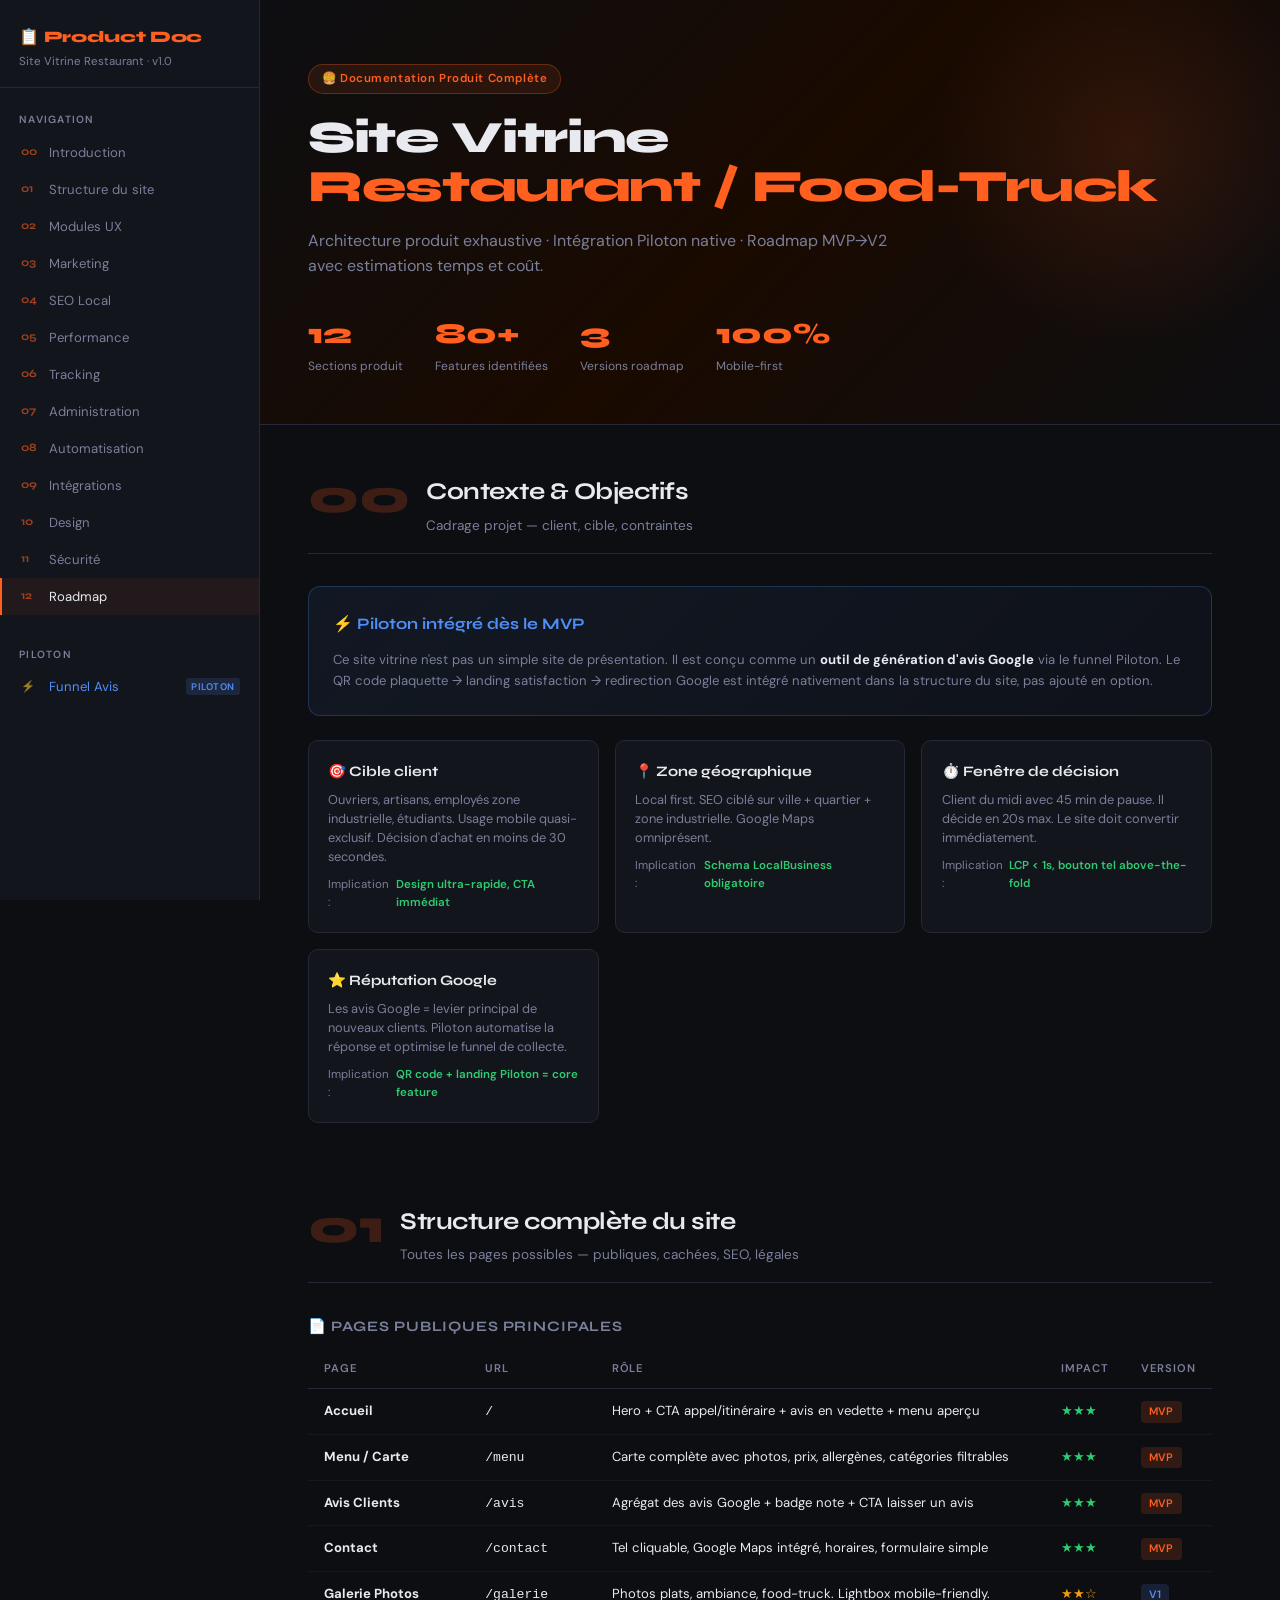
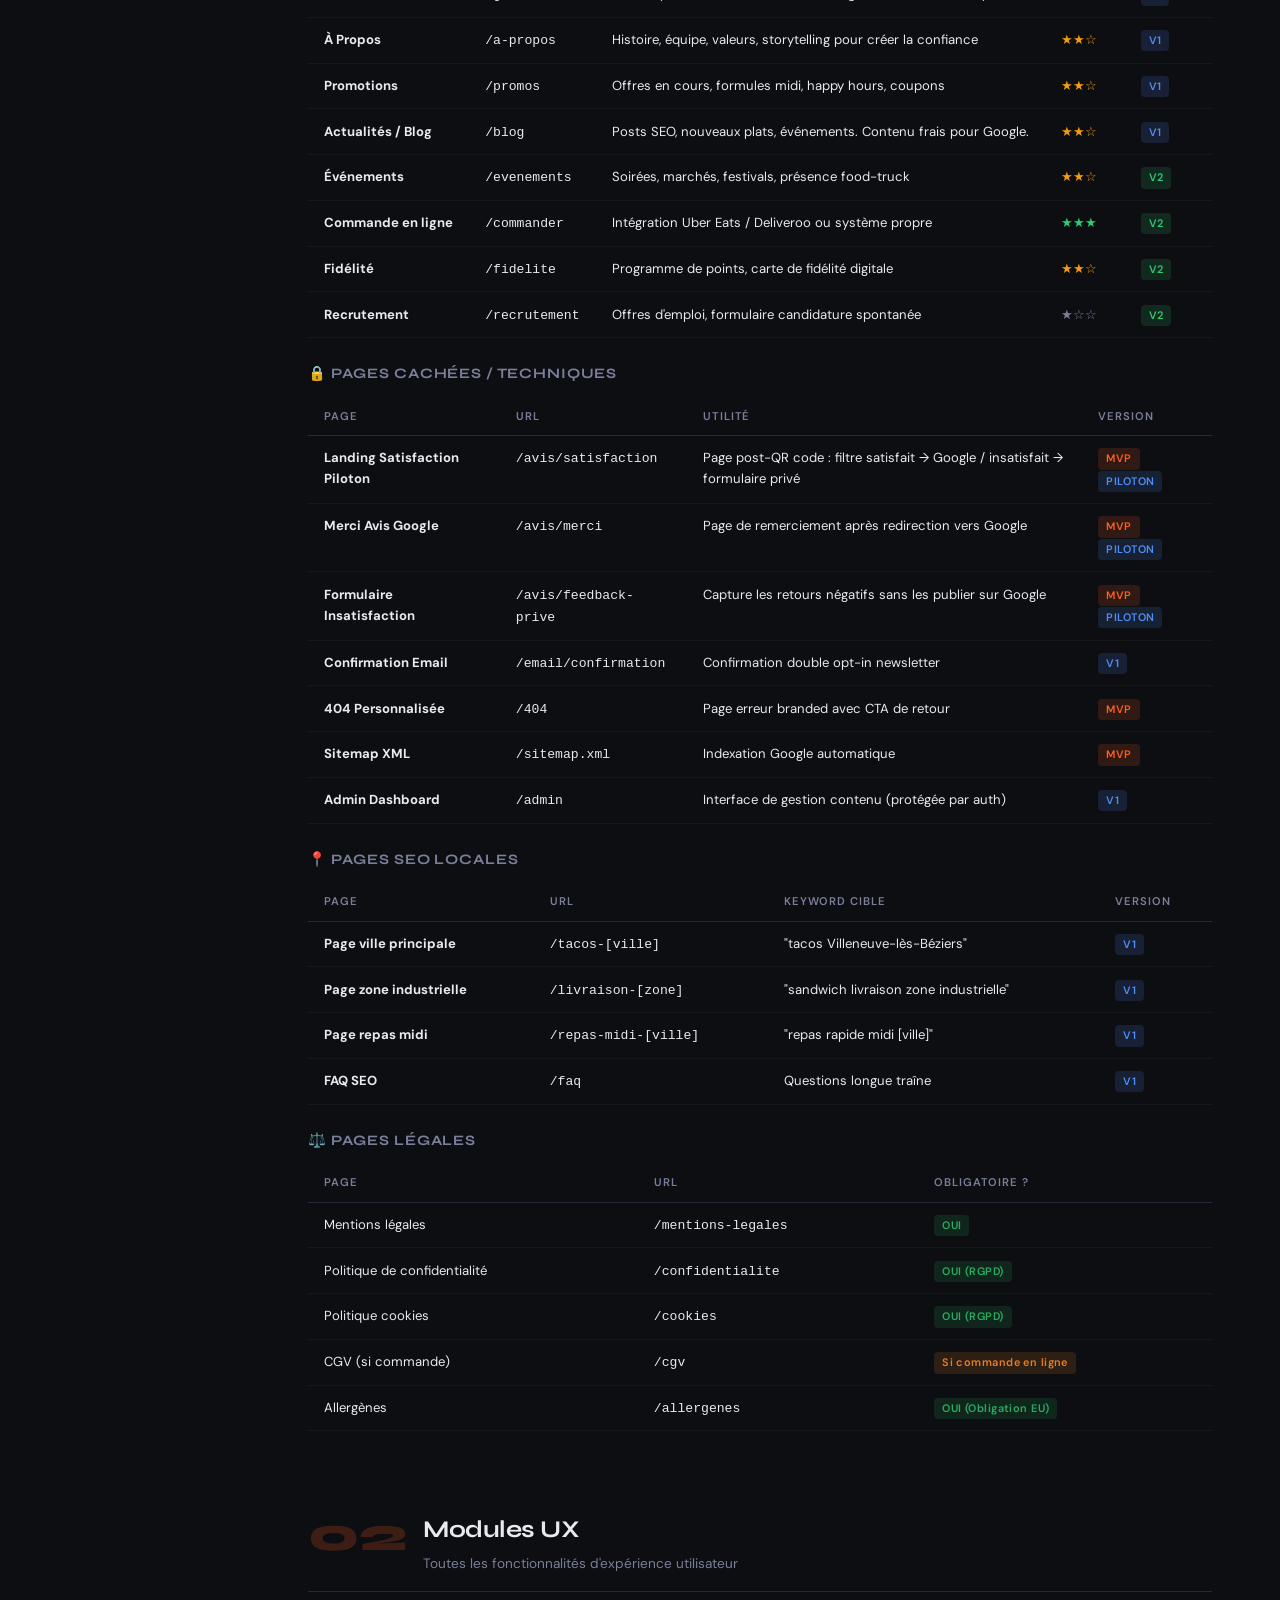
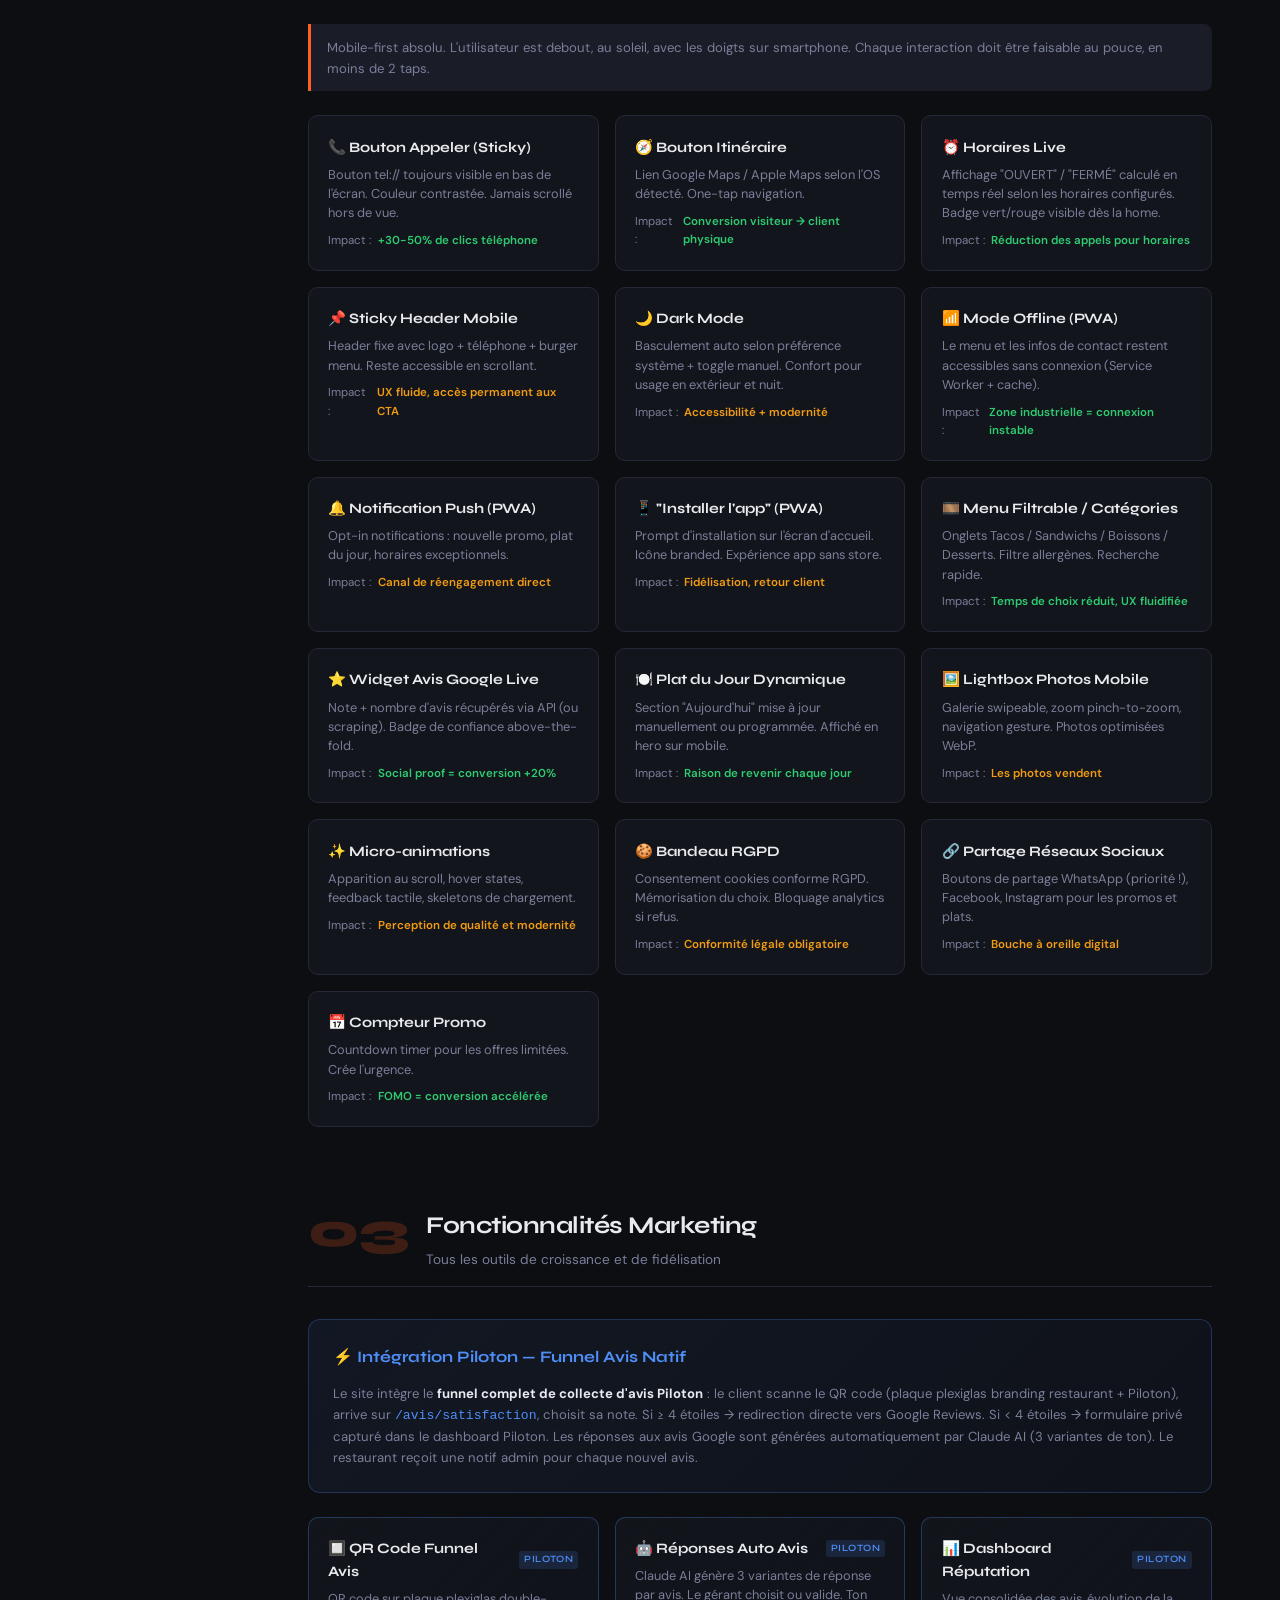
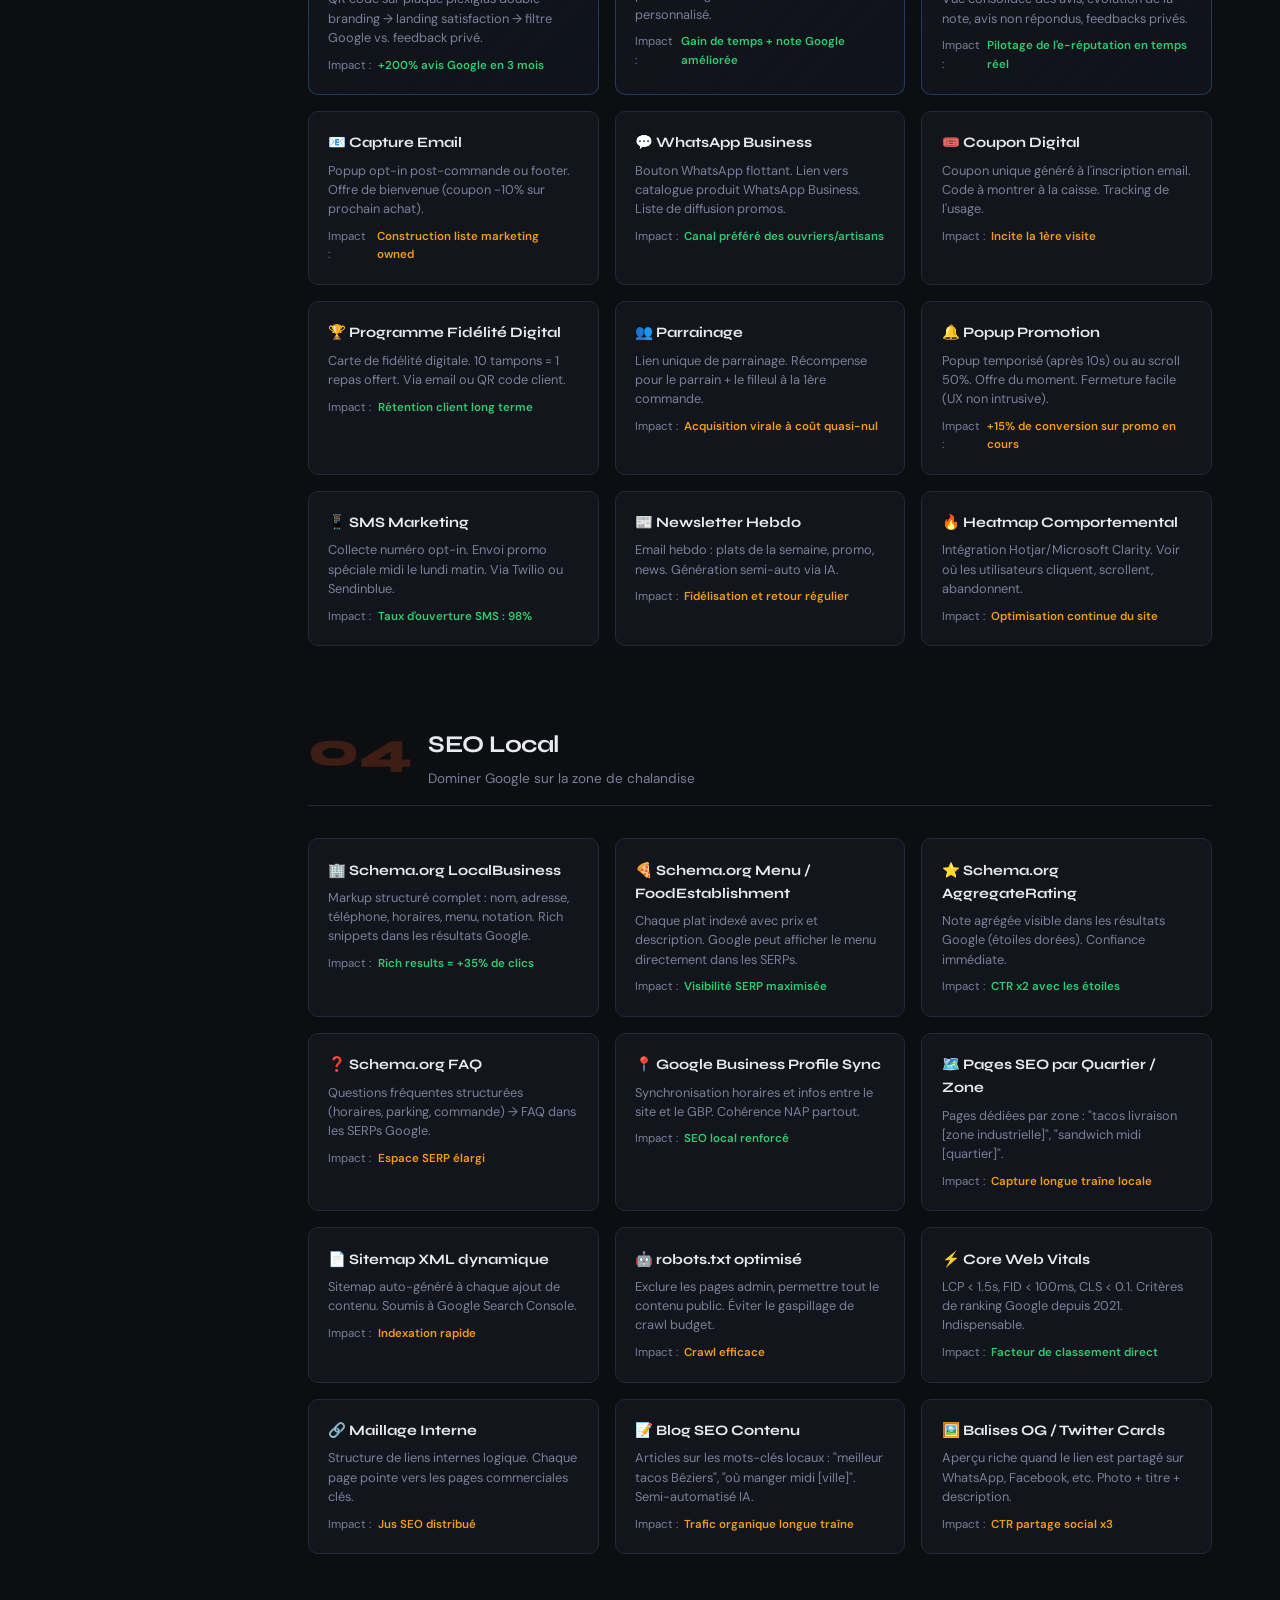
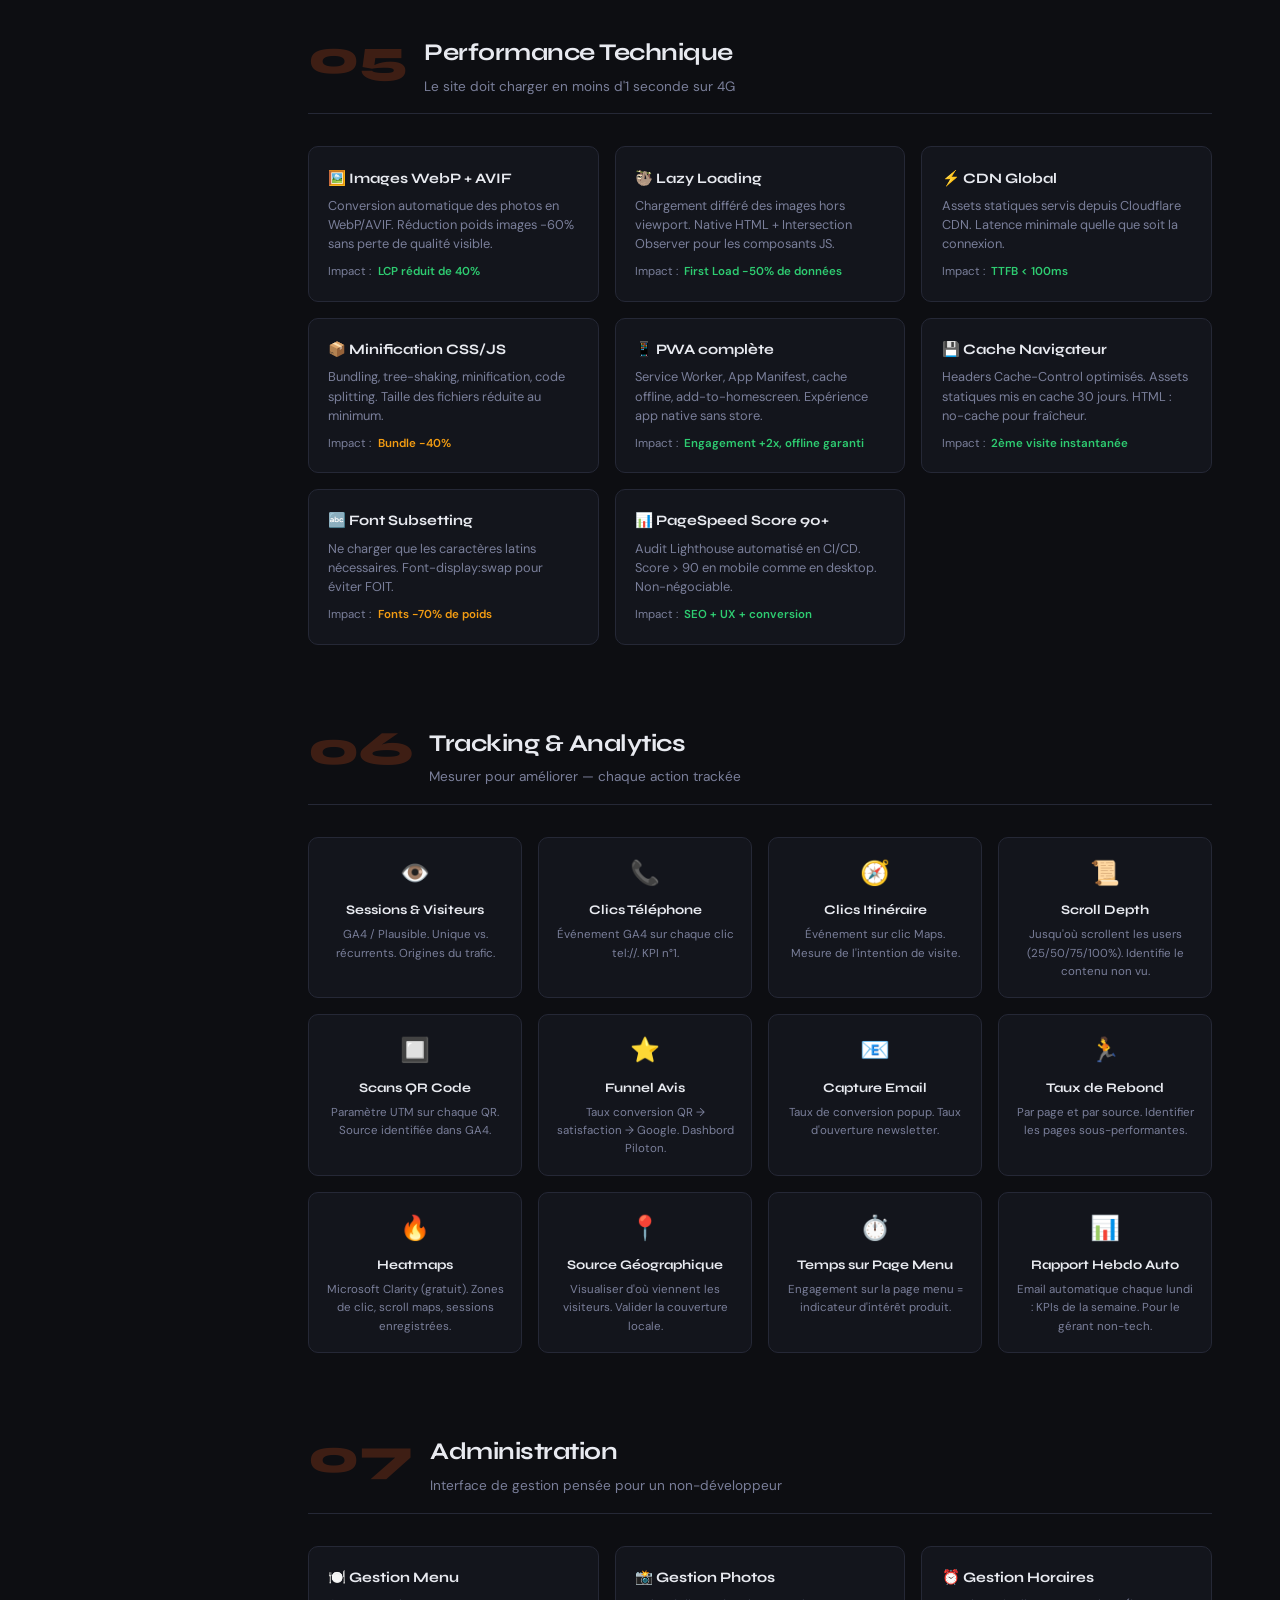
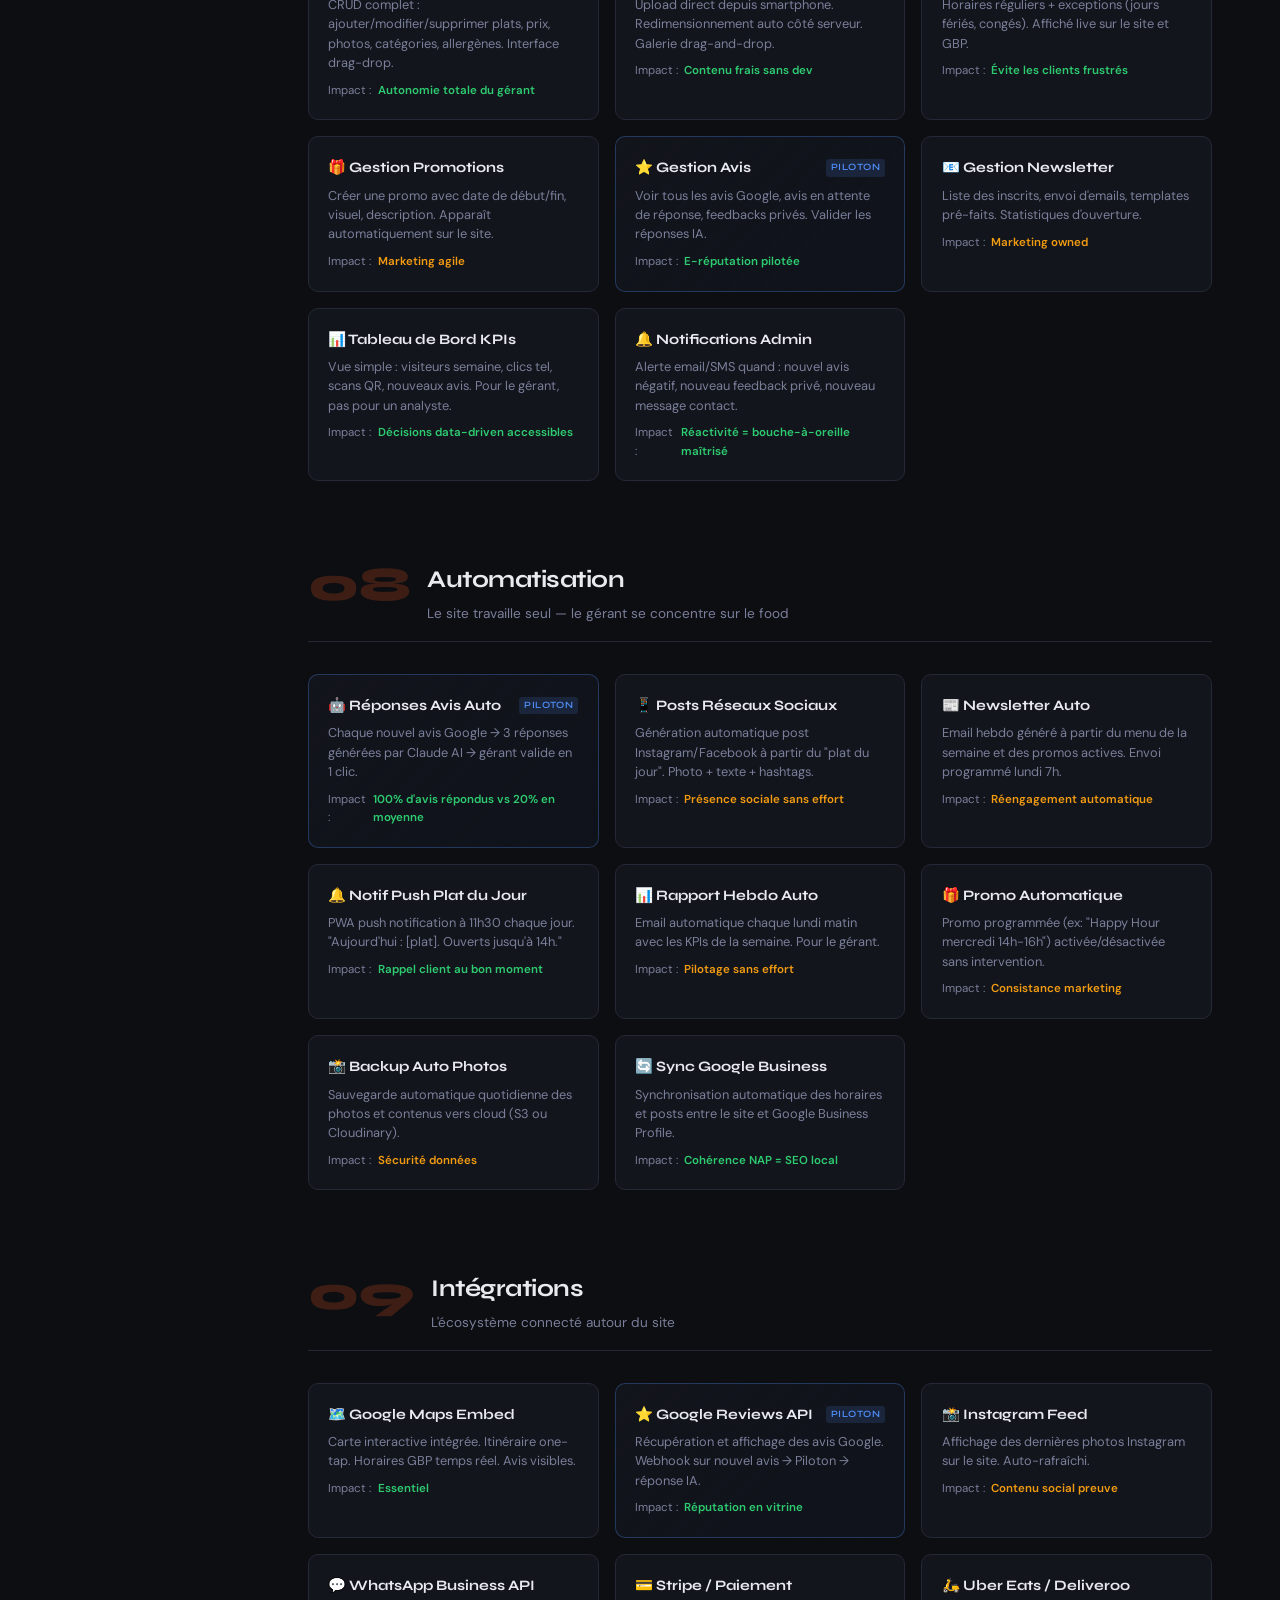
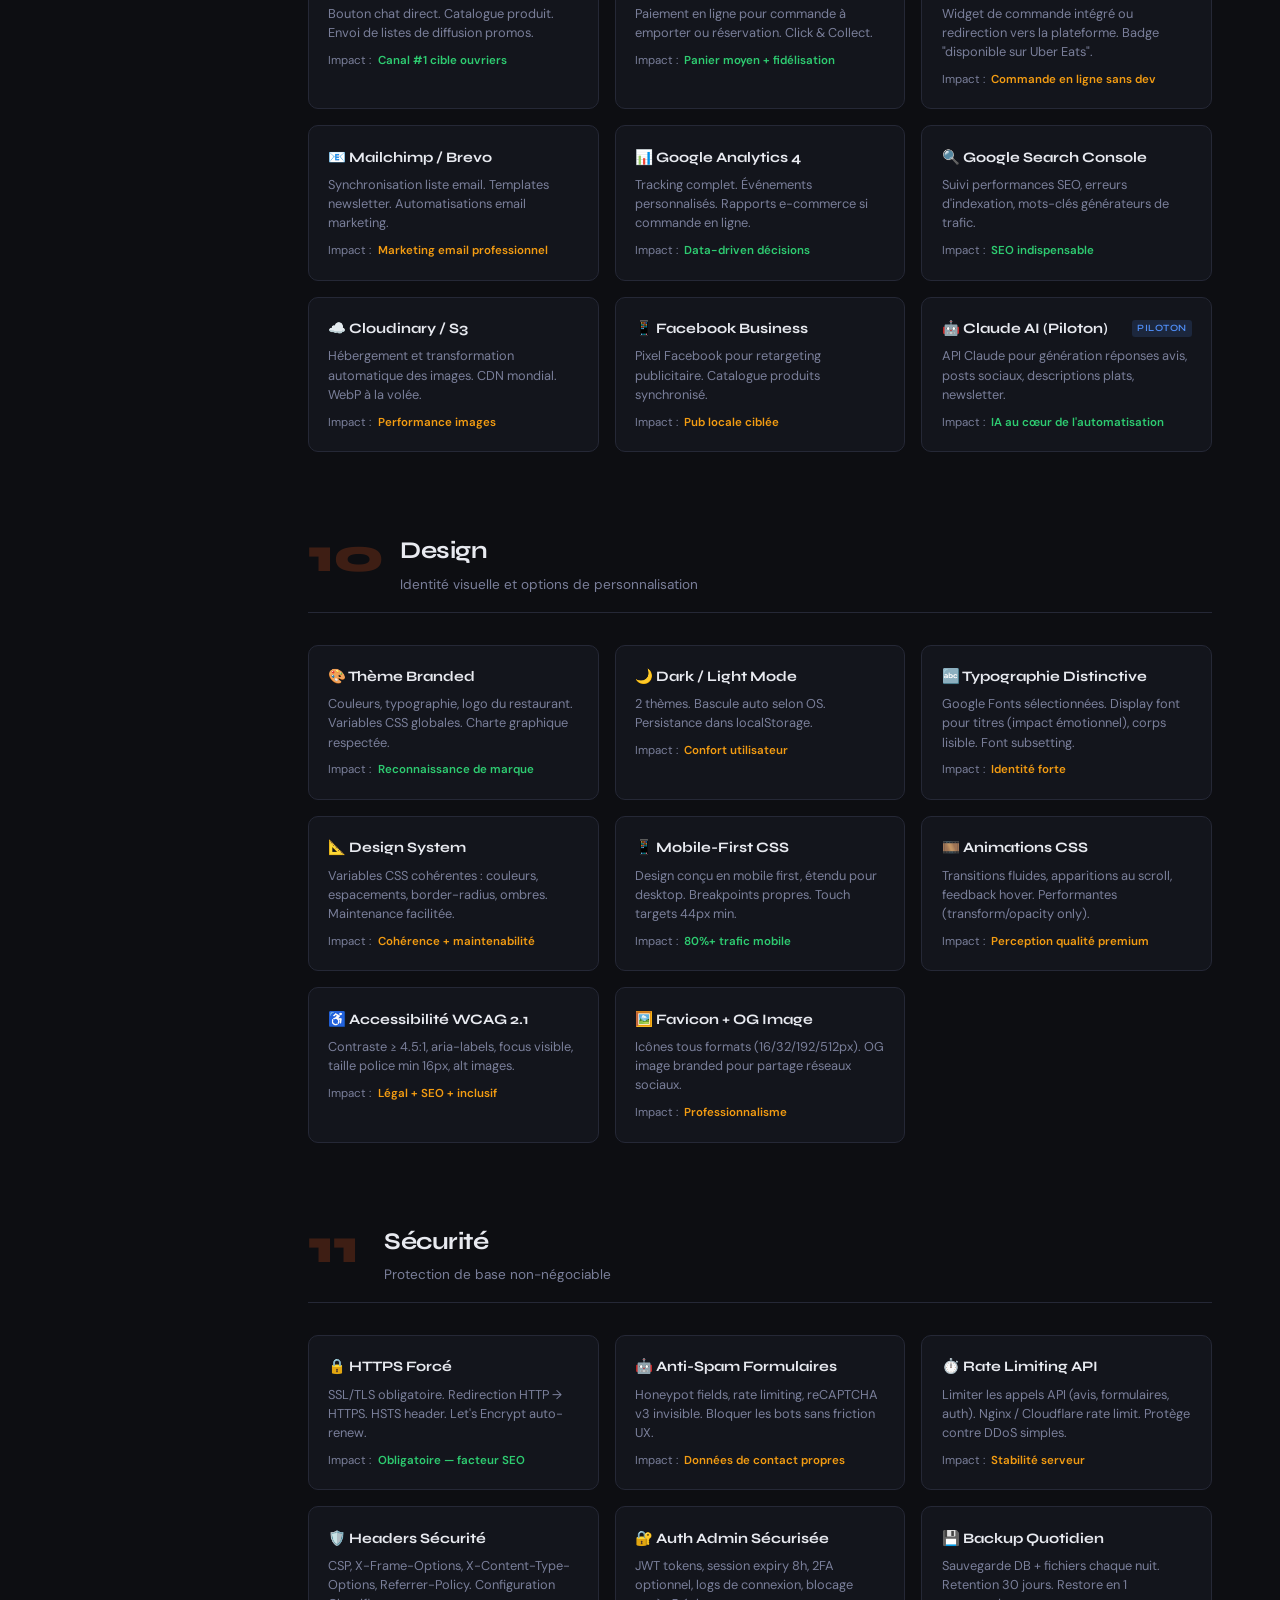
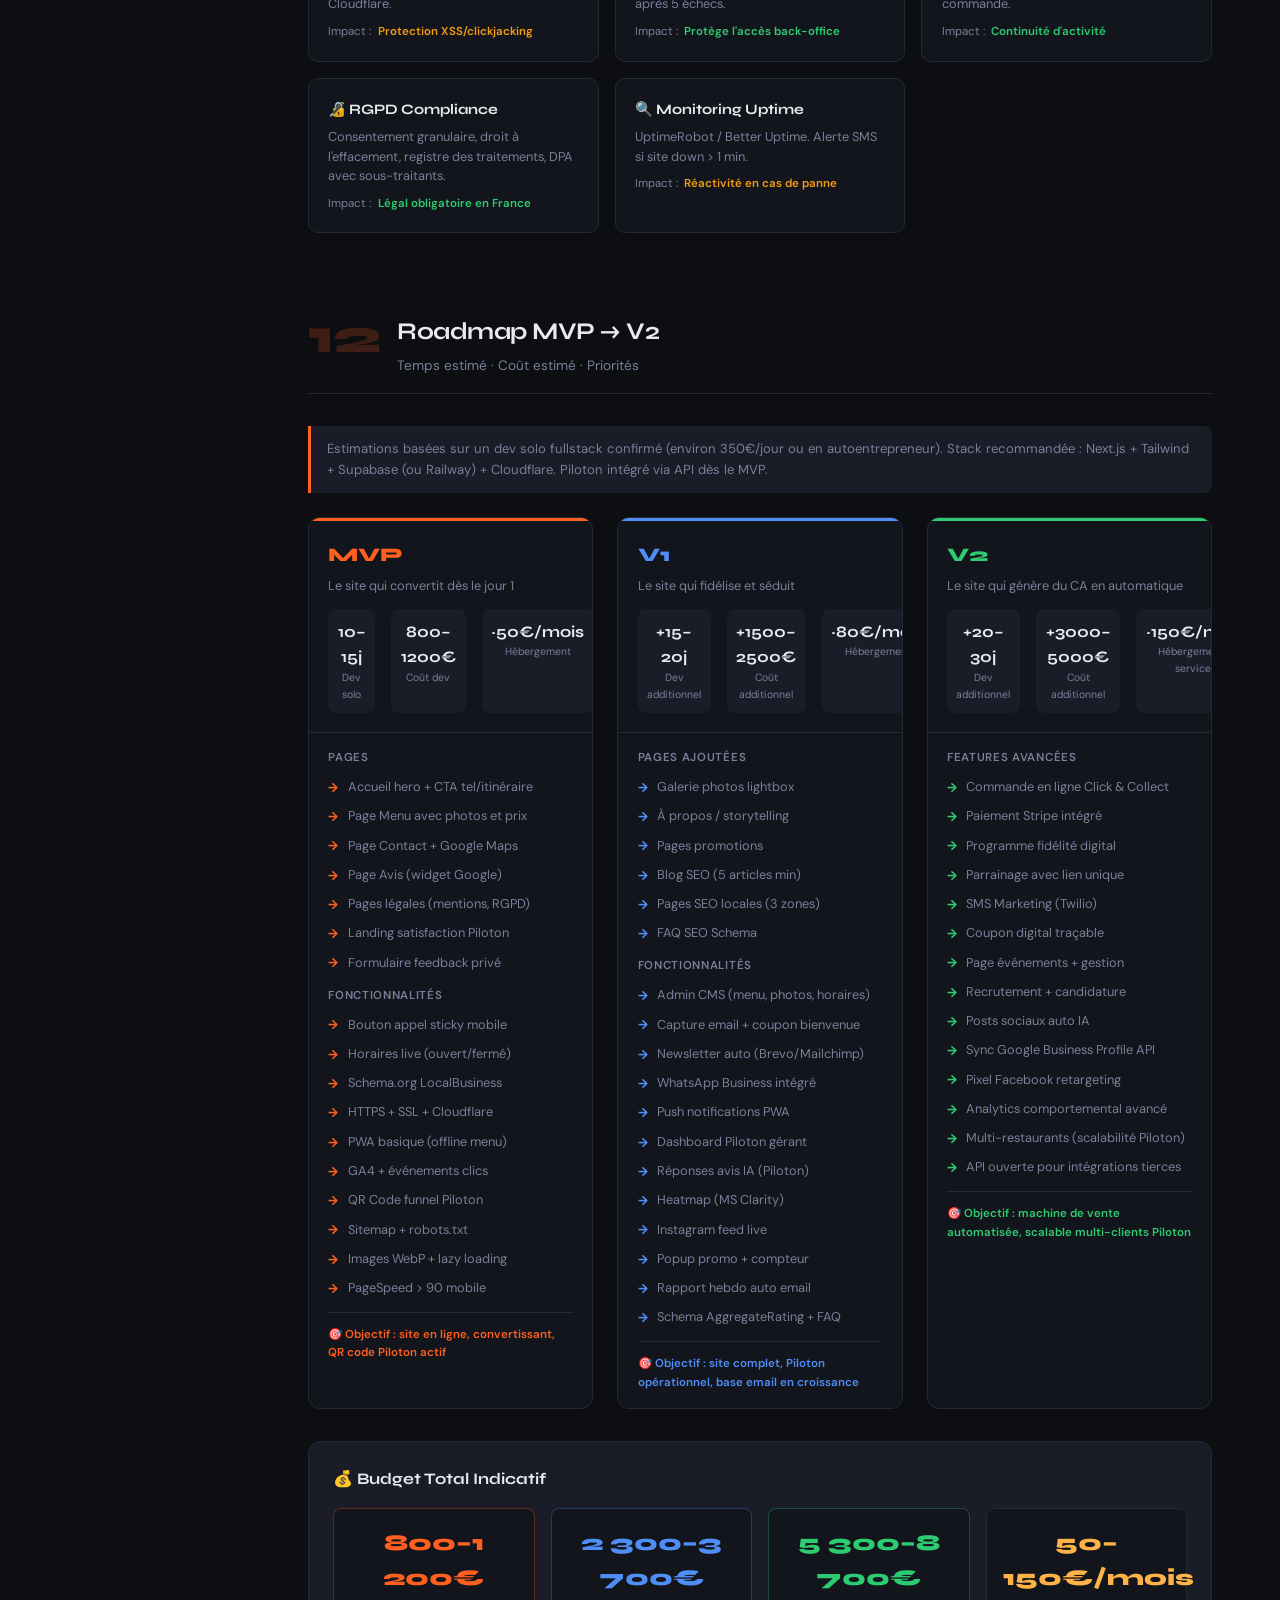
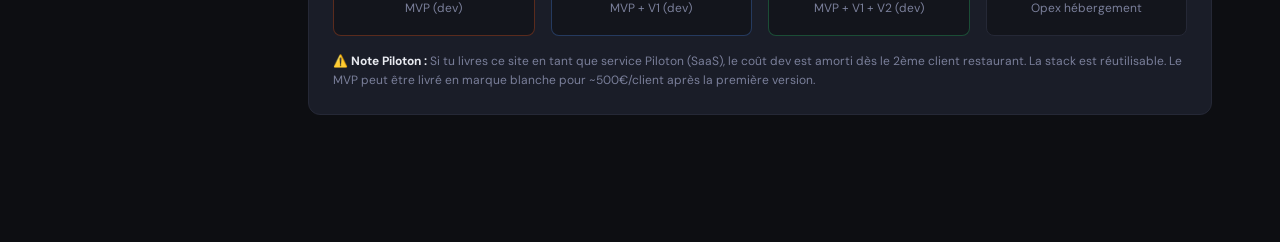
<file: vitrine-restaurant-product-doc.html>
<!DOCTYPE html>
<html lang="fr">
<head>
<meta charset="UTF-8">
<meta name="viewport" content="width=device-width, initial-scale=1.0">
<title>Documentation Produit — Site Vitrine Restaurant / Food-Truck</title>
<style>
  @import url('https://fonts.googleapis.com/css2?family=Syne:wght@400;600;700;800&family=DM+Sans:ital,opsz,wght@0,9..40,300;0,9..40,400;0,9..40,500;1,9..40,300&display=swap');

  :root {
    --bg: #0d0e12;
    --surface: #13151c;
    --surface2: #1a1d28;
    --border: #252836;
    --accent: #ff5f1f;
    --accent2: #ffb347;
    --piloton: #4f8ef7;
    --text: #e8eaf0;
    --muted: #7a7f9a;
    --green: #2ecc71;
    --orange: #f39c12;
    --red: #e74c3c;
    --must: #27ae60;
    --should: #e67e22;
    --could: #8e44ad;
  }

  * { margin: 0; padding: 0; box-sizing: border-box; }

  body {
    font-family: 'DM Sans', sans-serif;
    background: var(--bg);
    color: var(--text);
    min-height: 100vh;
    font-size: 15px;
    line-height: 1.6;
  }

  /* ── SIDEBAR ── */
  #sidebar {
    position: fixed;
    left: 0; top: 0; bottom: 0;
    width: 260px;
    background: var(--surface);
    border-right: 1px solid var(--border);
    overflow-y: auto;
    z-index: 100;
    padding: 0 0 2rem;
    transition: transform 0.3s ease;
  }

  .sidebar-logo {
    padding: 1.5rem 1.2rem 1rem;
    border-bottom: 1px solid var(--border);
    margin-bottom: 0.5rem;
  }

  .sidebar-logo h2 {
    font-family: 'Syne', sans-serif;
    font-size: 1rem;
    font-weight: 800;
    color: var(--accent);
    letter-spacing: -0.02em;
  }

  .sidebar-logo p {
    font-size: 0.72rem;
    color: var(--muted);
    margin-top: 0.2rem;
  }

  .nav-section-title {
    font-size: 0.65rem;
    font-weight: 600;
    letter-spacing: 0.12em;
    text-transform: uppercase;
    color: var(--muted);
    padding: 1rem 1.2rem 0.3rem;
  }

  .nav-item {
    display: flex;
    align-items: center;
    gap: 0.6rem;
    padding: 0.5rem 1.2rem;
    color: var(--muted);
    cursor: pointer;
    border-left: 2px solid transparent;
    transition: all 0.15s;
    font-size: 0.82rem;
    text-decoration: none;
  }

  .nav-item:hover, .nav-item.active {
    color: var(--text);
    border-left-color: var(--accent);
    background: rgba(255,95,31,0.06);
  }

  .nav-item .nav-num {
    font-family: 'Syne', sans-serif;
    font-size: 0.7rem;
    font-weight: 700;
    color: var(--accent);
    opacity: 0.6;
    min-width: 18px;
  }

  .piloton-badge {
    display: inline-block;
    background: rgba(79,142,247,0.15);
    color: var(--piloton);
    font-size: 0.6rem;
    font-weight: 600;
    padding: 1px 5px;
    border-radius: 3px;
    letter-spacing: 0.05em;
    margin-left: auto;
  }

  /* ── MAIN ── */
  #main {
    margin-left: 260px;
    min-height: 100vh;
  }

  /* ── HERO ── */
  .hero {
    background: linear-gradient(135deg, #0d0e12 0%, #1a0a00 50%, #0d0e12 100%);
    padding: 4rem 3rem 3rem;
    border-bottom: 1px solid var(--border);
    position: relative;
    overflow: hidden;
  }

  .hero::before {
    content: '';
    position: absolute;
    top: -50px; right: -50px;
    width: 400px; height: 400px;
    background: radial-gradient(circle, rgba(255,95,31,0.12) 0%, transparent 70%);
    pointer-events: none;
  }

  .hero-badge {
    display: inline-flex;
    align-items: center;
    gap: 0.4rem;
    background: rgba(255,95,31,0.1);
    border: 1px solid rgba(255,95,31,0.3);
    color: var(--accent);
    padding: 0.3rem 0.8rem;
    border-radius: 100px;
    font-size: 0.72rem;
    font-weight: 600;
    letter-spacing: 0.05em;
    margin-bottom: 1.2rem;
  }

  .hero h1 {
    font-family: 'Syne', sans-serif;
    font-size: 2.8rem;
    font-weight: 800;
    line-height: 1.1;
    letter-spacing: -0.03em;
    margin-bottom: 1rem;
  }

  .hero h1 span { color: var(--accent); }

  .hero-sub {
    color: var(--muted);
    font-size: 1rem;
    max-width: 600px;
    margin-bottom: 2rem;
  }

  .hero-stats {
    display: flex;
    gap: 2rem;
    flex-wrap: wrap;
  }

  .stat {
    text-align: left;
  }

  .stat-num {
    font-family: 'Syne', sans-serif;
    font-size: 1.8rem;
    font-weight: 800;
    color: var(--accent);
  }

  .stat-label {
    font-size: 0.75rem;
    color: var(--muted);
  }

  /* ── CONTENT ── */
  .content {
    padding: 3rem;
    max-width: 1000px;
  }

  .section {
    margin-bottom: 5rem;
    scroll-margin-top: 2rem;
  }

  .section-header {
    display: flex;
    align-items: flex-start;
    gap: 1rem;
    margin-bottom: 2rem;
    padding-bottom: 1rem;
    border-bottom: 1px solid var(--border);
  }

  .section-num {
    font-family: 'Syne', sans-serif;
    font-size: 3rem;
    font-weight: 800;
    color: var(--accent);
    opacity: 0.2;
    line-height: 1;
    min-width: 60px;
  }

  .section-title-block h2 {
    font-family: 'Syne', sans-serif;
    font-size: 1.5rem;
    font-weight: 700;
    letter-spacing: -0.02em;
    margin-bottom: 0.2rem;
  }

  .section-title-block p {
    color: var(--muted);
    font-size: 0.85rem;
  }

  /* ── FEATURE CARD ── */
  .feature-grid {
    display: grid;
    grid-template-columns: repeat(auto-fill, minmax(280px, 1fr));
    gap: 1rem;
  }

  .feature-card {
    background: var(--surface);
    border: 1px solid var(--border);
    border-radius: 10px;
    padding: 1.2rem;
    position: relative;
    transition: border-color 0.2s, transform 0.2s;
  }

  .feature-card:hover {
    border-color: rgba(255,95,31,0.3);
    transform: translateY(-2px);
  }

  .feature-card.piloton-feature {
    border-color: rgba(79,142,247,0.3);
    background: linear-gradient(135deg, var(--surface) 0%, rgba(79,142,247,0.04) 100%);
  }

  .feature-card.piloton-feature:hover {
    border-color: rgba(79,142,247,0.6);
  }

  .feature-name {
    font-family: 'Syne', sans-serif;
    font-size: 0.9rem;
    font-weight: 700;
    margin-bottom: 0.4rem;
    display: flex;
    align-items: center;
    gap: 0.5rem;
  }

  .feature-desc {
    font-size: 0.8rem;
    color: var(--muted);
    margin-bottom: 0.6rem;
    line-height: 1.5;
  }

  .feature-impact {
    font-size: 0.72rem;
    display: flex;
    align-items: center;
    gap: 0.4rem;
  }

  .impact-label {
    color: var(--muted);
  }

  .impact-value {
    font-weight: 600;
  }

  .impact-high { color: var(--green); }
  .impact-medium { color: var(--orange); }
  .impact-low { color: var(--muted); }

  /* ── PAGE TABLE ── */
  .page-table {
    width: 100%;
    border-collapse: collapse;
  }

  .page-table th {
    text-align: left;
    padding: 0.6rem 1rem;
    font-size: 0.7rem;
    font-weight: 600;
    letter-spacing: 0.08em;
    text-transform: uppercase;
    color: var(--muted);
    border-bottom: 1px solid var(--border);
  }

  .page-table td {
    padding: 0.7rem 1rem;
    font-size: 0.82rem;
    border-bottom: 1px solid rgba(255,255,255,0.04);
    vertical-align: top;
  }

  .page-table tr:hover td {
    background: rgba(255,255,255,0.02);
  }

  .tag {
    display: inline-block;
    padding: 2px 8px;
    border-radius: 4px;
    font-size: 0.68rem;
    font-weight: 600;
    letter-spacing: 0.04em;
  }

  .tag-must { background: rgba(39,174,96,0.15); color: var(--must); }
  .tag-should { background: rgba(230,126,34,0.15); color: var(--should); }
  .tag-could { background: rgba(142,68,173,0.15); color: var(--could); }
  .tag-mvp { background: rgba(255,95,31,0.15); color: var(--accent); }
  .tag-v1 { background: rgba(79,142,247,0.15); color: var(--piloton); }
  .tag-v2 { background: rgba(46,204,113,0.15); color: var(--green); }
  .tag-seo { background: rgba(255,179,71,0.15); color: var(--accent2); }
  .tag-piloton { background: rgba(79,142,247,0.15); color: var(--piloton); }
  .tag-hidden { background: rgba(122,127,154,0.15); color: var(--muted); }
  .tag-legal { background: rgba(231,76,60,0.15); color: var(--red); }

  /* ── ROADMAP ── */
  .roadmap-grid {
    display: grid;
    grid-template-columns: repeat(3, 1fr);
    gap: 1.5rem;
  }

  .roadmap-card {
    background: var(--surface);
    border: 1px solid var(--border);
    border-radius: 12px;
    overflow: hidden;
  }

  .roadmap-header {
    padding: 1.2rem;
    border-bottom: 1px solid var(--border);
  }

  .roadmap-header.mvp { border-top: 3px solid var(--accent); }
  .roadmap-header.v1 { border-top: 3px solid var(--piloton); }
  .roadmap-header.v2 { border-top: 3px solid var(--green); }

  .roadmap-title {
    font-family: 'Syne', sans-serif;
    font-size: 1.2rem;
    font-weight: 800;
    margin-bottom: 0.3rem;
  }

  .roadmap-title.mvp { color: var(--accent); }
  .roadmap-title.v1 { color: var(--piloton); }
  .roadmap-title.v2 { color: var(--green); }

  .roadmap-meta {
    display: flex;
    gap: 1rem;
    margin-top: 0.8rem;
  }

  .roadmap-stat {
    flex: 1;
    background: var(--surface2);
    border-radius: 8px;
    padding: 0.6rem;
    text-align: center;
  }

  .roadmap-stat-val {
    font-family: 'Syne', sans-serif;
    font-size: 1rem;
    font-weight: 700;
    color: var(--text);
  }

  .roadmap-stat-label {
    font-size: 0.65rem;
    color: var(--muted);
  }

  .roadmap-body {
    padding: 1rem 1.2rem;
  }

  .roadmap-item {
    display: flex;
    align-items: flex-start;
    gap: 0.6rem;
    margin-bottom: 0.5rem;
    font-size: 0.8rem;
    color: var(--muted);
  }

  .roadmap-item::before {
    content: '→';
    color: var(--accent);
    font-weight: 700;
    flex-shrink: 0;
    margin-top: 0.05rem;
  }

  .roadmap-item.v1::before { color: var(--piloton); }
  .roadmap-item.v2::before { color: var(--green); }

  /* ── PILOTON SECTION ── */
  .piloton-block {
    background: linear-gradient(135deg, rgba(79,142,247,0.08) 0%, rgba(79,142,247,0.03) 100%);
    border: 1px solid rgba(79,142,247,0.25);
    border-radius: 12px;
    padding: 1.5rem;
    margin-bottom: 1.5rem;
  }

  .piloton-block h3 {
    font-family: 'Syne', sans-serif;
    font-size: 1rem;
    font-weight: 700;
    color: var(--piloton);
    margin-bottom: 0.8rem;
    display: flex;
    align-items: center;
    gap: 0.5rem;
  }

  .piloton-block p {
    font-size: 0.82rem;
    color: var(--muted);
    line-height: 1.6;
  }

  /* ── KPI TABLE ── */
  .kpi-grid {
    display: grid;
    grid-template-columns: repeat(auto-fill, minmax(200px, 1fr));
    gap: 1rem;
  }

  .kpi-card {
    background: var(--surface);
    border: 1px solid var(--border);
    border-radius: 10px;
    padding: 1rem;
    text-align: center;
  }

  .kpi-icon {
    font-size: 1.5rem;
    margin-bottom: 0.5rem;
  }

  .kpi-name {
    font-family: 'Syne', sans-serif;
    font-size: 0.82rem;
    font-weight: 700;
    margin-bottom: 0.3rem;
  }

  .kpi-desc {
    font-size: 0.72rem;
    color: var(--muted);
  }

  /* ── MOBILE TOGGLE ── */
  #sidebar-toggle {
    display: none;
    position: fixed;
    top: 1rem;
    left: 1rem;
    z-index: 200;
    background: var(--accent);
    border: none;
    border-radius: 6px;
    padding: 0.5rem;
    cursor: pointer;
    color: white;
    font-size: 1.1rem;
  }

  .section-intro {
    background: var(--surface2);
    border-left: 3px solid var(--accent);
    padding: 0.8rem 1rem;
    border-radius: 0 8px 8px 0;
    margin-bottom: 1.5rem;
    font-size: 0.82rem;
    color: var(--muted);
    line-height: 1.6;
  }

  hr.section-divider {
    border: none;
    border-top: 1px solid var(--border);
    margin: 1.5rem 0;
  }

  h3.subsection {
    font-family: 'Syne', sans-serif;
    font-size: 0.9rem;
    font-weight: 700;
    color: var(--muted);
    letter-spacing: 0.06em;
    text-transform: uppercase;
    margin: 1.5rem 0 0.8rem;
  }

  /* ── SCROLLBAR ── */
  ::-webkit-scrollbar { width: 5px; }
  ::-webkit-scrollbar-track { background: var(--bg); }
  ::-webkit-scrollbar-thumb { background: var(--border); border-radius: 3px; }
  ::-webkit-scrollbar-thumb:hover { background: var(--muted); }

  @media (max-width: 768px) {
    #sidebar { transform: translateX(-100%); }
    #sidebar.open { transform: translateX(0); }
    #main { margin-left: 0; }
    #sidebar-toggle { display: block; }
    .content { padding: 1.5rem; }
    .hero { padding: 3rem 1.5rem 2rem; }
    .hero h1 { font-size: 2rem; }
    .roadmap-grid { grid-template-columns: 1fr; }
  }
</style>
</head>
<body>

<button id="sidebar-toggle" onclick="document.getElementById('sidebar').classList.toggle('open')">☰</button>

<!-- SIDEBAR -->
<nav id="sidebar">
  <div class="sidebar-logo">
    <h2>📋 Product Doc</h2>
    <p>Site Vitrine Restaurant · v1.0</p>
  </div>

  <div class="nav-section-title">Navigation</div>
  <a class="nav-item" href="#intro"><span class="nav-num">00</span> Introduction</a>
  <a class="nav-item" href="#s1"><span class="nav-num">01</span> Structure du site</a>
  <a class="nav-item" href="#s2"><span class="nav-num">02</span> Modules UX</a>
  <a class="nav-item" href="#s3"><span class="nav-num">03</span> Marketing</a>
  <a class="nav-item" href="#s4"><span class="nav-num">04</span> SEO Local</a>
  <a class="nav-item" href="#s5"><span class="nav-num">05</span> Performance</a>
  <a class="nav-item" href="#s6"><span class="nav-num">06</span> Tracking</a>
  <a class="nav-item" href="#s7"><span class="nav-num">07</span> Administration</a>
  <a class="nav-item" href="#s8"><span class="nav-num">08</span> Automatisation</a>
  <a class="nav-item" href="#s9"><span class="nav-num">09</span> Intégrations</a>
  <a class="nav-item" href="#s10"><span class="nav-num">10</span> Design</a>
  <a class="nav-item" href="#s11"><span class="nav-num">11</span> Sécurité</a>
  <a class="nav-item" href="#s12"><span class="nav-num">12</span> Roadmap</a>

  <div class="nav-section-title" style="margin-top:1rem;">Piloton</div>
  <a class="nav-item" href="#piloton-integration" style="color: var(--piloton); border-left-color: transparent;">
    <span class="nav-num" style="color:var(--piloton)">⚡</span> Funnel Avis
    <span class="piloton-badge">PILOTON</span>
  </a>
</nav>

<!-- MAIN -->
<main id="main">

  <!-- HERO -->
  <div class="hero">
    <div class="hero-badge">🍔 Documentation Produit Complète</div>
    <h1>Site Vitrine<br><span>Restaurant / Food-Truck</span></h1>
    <p class="hero-sub">Architecture produit exhaustive · Intégration Piloton native · Roadmap MVP→V2 avec estimations temps et coût.</p>
    <div class="hero-stats">
      <div class="stat"><div class="stat-num">12</div><div class="stat-label">Sections produit</div></div>
      <div class="stat"><div class="stat-num">80+</div><div class="stat-label">Features identifiées</div></div>
      <div class="stat"><div class="stat-num">3</div><div class="stat-label">Versions roadmap</div></div>
      <div class="stat"><div class="stat-num">100%</div><div class="stat-label">Mobile-first</div></div>
    </div>
  </div>

  <div class="content">

    <!-- INTRO -->
    <div class="section" id="intro">
      <div class="section-header">
        <div class="section-num">00</div>
        <div class="section-title-block">
          <h2>Contexte & Objectifs</h2>
          <p>Cadrage projet — client, cible, contraintes</p>
        </div>
      </div>
      <div class="piloton-block">
        <h3>⚡ Piloton intégré dès le MVP</h3>
        <p>Ce site vitrine n'est pas un simple site de présentation. Il est conçu comme un <strong style="color:var(--text)">outil de génération d'avis Google</strong> via le funnel Piloton. Le QR code plaquette → landing satisfaction → redirection Google est intégré nativement dans la structure du site, pas ajouté en option.</p>
      </div>
      <div class="feature-grid">
        <div class="feature-card">
          <div class="feature-name">🎯 Cible client</div>
          <div class="feature-desc">Ouvriers, artisans, employés zone industrielle, étudiants. Usage mobile quasi-exclusif. Décision d'achat en moins de 30 secondes.</div>
          <div class="feature-impact"><span class="impact-label">Implication :</span> <span class="impact-value impact-high">Design ultra-rapide, CTA immédiat</span></div>
        </div>
        <div class="feature-card">
          <div class="feature-name">📍 Zone géographique</div>
          <div class="feature-desc">Local first. SEO ciblé sur ville + quartier + zone industrielle. Google Maps omniprésent.</div>
          <div class="feature-impact"><span class="impact-label">Implication :</span> <span class="impact-value impact-high">Schema LocalBusiness obligatoire</span></div>
        </div>
        <div class="feature-card">
          <div class="feature-name">⏱️ Fenêtre de décision</div>
          <div class="feature-desc">Client du midi avec 45 min de pause. Il décide en 20s max. Le site doit convertir immédiatement.</div>
          <div class="feature-impact"><span class="impact-label">Implication :</span> <span class="impact-value impact-high">LCP &lt; 1s, bouton tel above-the-fold</span></div>
        </div>
        <div class="feature-card">
          <div class="feature-name">⭐ Réputation Google</div>
          <div class="feature-desc">Les avis Google = levier principal de nouveaux clients. Piloton automatise la réponse et optimise le funnel de collecte.</div>
          <div class="feature-impact"><span class="impact-label">Implication :</span> <span class="impact-value impact-high">QR code + landing Piloton = core feature</span></div>
        </div>
      </div>
    </div>

    <!-- S1 : STRUCTURE -->
    <div class="section" id="s1">
      <div class="section-header">
        <div class="section-num">01</div>
        <div class="section-title-block">
          <h2>Structure complète du site</h2>
          <p>Toutes les pages possibles — publiques, cachées, SEO, légales</p>
        </div>
      </div>

      <h3 class="subsection">📄 Pages Publiques Principales</h3>
      <table class="page-table">
        <thead>
          <tr>
            <th>Page</th>
            <th>URL</th>
            <th>Rôle</th>
            <th>Impact</th>
            <th>Version</th>
          </tr>
        </thead>
        <tbody>
          <tr>
            <td><strong>Accueil</strong></td>
            <td><code>/</code></td>
            <td>Hero + CTA appel/itinéraire + avis en vedette + menu aperçu</td>
            <td><span class="impact-high">★★★</span></td>
            <td><span class="tag tag-mvp">MVP</span></td>
          </tr>
          <tr>
            <td><strong>Menu / Carte</strong></td>
            <td><code>/menu</code></td>
            <td>Carte complète avec photos, prix, allergènes, catégories filtrables</td>
            <td><span class="impact-high">★★★</span></td>
            <td><span class="tag tag-mvp">MVP</span></td>
          </tr>
          <tr>
            <td><strong>Avis Clients</strong></td>
            <td><code>/avis</code></td>
            <td>Agrégat des avis Google + badge note + CTA laisser un avis</td>
            <td><span class="impact-high">★★★</span></td>
            <td><span class="tag tag-mvp">MVP</span></td>
          </tr>
          <tr>
            <td><strong>Contact</strong></td>
            <td><code>/contact</code></td>
            <td>Tel cliquable, Google Maps intégré, horaires, formulaire simple</td>
            <td><span class="impact-high">★★★</span></td>
            <td><span class="tag tag-mvp">MVP</span></td>
          </tr>
          <tr>
            <td><strong>Galerie Photos</strong></td>
            <td><code>/galerie</code></td>
            <td>Photos plats, ambiance, food-truck. Lightbox mobile-friendly.</td>
            <td><span class="impact-medium">★★☆</span></td>
            <td><span class="tag tag-v1">V1</span></td>
          </tr>
          <tr>
            <td><strong>À Propos</strong></td>
            <td><code>/a-propos</code></td>
            <td>Histoire, équipe, valeurs, storytelling pour créer la confiance</td>
            <td><span class="impact-medium">★★☆</span></td>
            <td><span class="tag tag-v1">V1</span></td>
          </tr>
          <tr>
            <td><strong>Promotions</strong></td>
            <td><code>/promos</code></td>
            <td>Offres en cours, formules midi, happy hours, coupons</td>
            <td><span class="impact-medium">★★☆</span></td>
            <td><span class="tag tag-v1">V1</span></td>
          </tr>
          <tr>
            <td><strong>Actualités / Blog</strong></td>
            <td><code>/blog</code></td>
            <td>Posts SEO, nouveaux plats, événements. Contenu frais pour Google.</td>
            <td><span class="impact-medium">★★☆</span></td>
            <td><span class="tag tag-v1">V1</span></td>
          </tr>
          <tr>
            <td><strong>Événements</strong></td>
            <td><code>/evenements</code></td>
            <td>Soirées, marchés, festivals, présence food-truck</td>
            <td><span class="impact-medium">★★☆</span></td>
            <td><span class="tag tag-v2">V2</span></td>
          </tr>
          <tr>
            <td><strong>Commande en ligne</strong></td>
            <td><code>/commander</code></td>
            <td>Intégration Uber Eats / Deliveroo ou système propre</td>
            <td><span class="impact-high">★★★</span></td>
            <td><span class="tag tag-v2">V2</span></td>
          </tr>
          <tr>
            <td><strong>Fidélité</strong></td>
            <td><code>/fidelite</code></td>
            <td>Programme de points, carte de fidélité digitale</td>
            <td><span class="impact-medium">★★☆</span></td>
            <td><span class="tag tag-v2">V2</span></td>
          </tr>
          <tr>
            <td><strong>Recrutement</strong></td>
            <td><code>/recrutement</code></td>
            <td>Offres d'emploi, formulaire candidature spontanée</td>
            <td><span class="impact-low">★☆☆</span></td>
            <td><span class="tag tag-v2">V2</span></td>
          </tr>
        </tbody>
      </table>

      <h3 class="subsection">🔒 Pages Cachées / Techniques</h3>
      <table class="page-table">
        <thead><tr><th>Page</th><th>URL</th><th>Utilité</th><th>Version</th></tr></thead>
        <tbody>
          <tr>
            <td><strong>Landing Satisfaction Piloton</strong></td>
            <td><code>/avis/satisfaction</code></td>
            <td>Page post-QR code : filtre satisfait → Google / insatisfait → formulaire privé</td>
            <td><span class="tag tag-mvp">MVP</span> <span class="tag tag-piloton">PILOTON</span></td>
          </tr>
          <tr>
            <td><strong>Merci Avis Google</strong></td>
            <td><code>/avis/merci</code></td>
            <td>Page de remerciement après redirection vers Google</td>
            <td><span class="tag tag-mvp">MVP</span> <span class="tag tag-piloton">PILOTON</span></td>
          </tr>
          <tr>
            <td><strong>Formulaire Insatisfaction</strong></td>
            <td><code>/avis/feedback-prive</code></td>
            <td>Capture les retours négatifs sans les publier sur Google</td>
            <td><span class="tag tag-mvp">MVP</span> <span class="tag tag-piloton">PILOTON</span></td>
          </tr>
          <tr>
            <td><strong>Confirmation Email</strong></td>
            <td><code>/email/confirmation</code></td>
            <td>Confirmation double opt-in newsletter</td>
            <td><span class="tag tag-v1">V1</span></td>
          </tr>
          <tr>
            <td><strong>404 Personnalisée</strong></td>
            <td><code>/404</code></td>
            <td>Page erreur branded avec CTA de retour</td>
            <td><span class="tag tag-mvp">MVP</span></td>
          </tr>
          <tr>
            <td><strong>Sitemap XML</strong></td>
            <td><code>/sitemap.xml</code></td>
            <td>Indexation Google automatique</td>
            <td><span class="tag tag-mvp">MVP</span></td>
          </tr>
          <tr>
            <td><strong>Admin Dashboard</strong></td>
            <td><code>/admin</code></td>
            <td>Interface de gestion contenu (protégée par auth)</td>
            <td><span class="tag tag-v1">V1</span></td>
          </tr>
        </tbody>
      </table>

      <h3 class="subsection">📍 Pages SEO Locales</h3>
      <table class="page-table">
        <thead><tr><th>Page</th><th>URL</th><th>Keyword cible</th><th>Version</th></tr></thead>
        <tbody>
          <tr><td><strong>Page ville principale</strong></td><td><code>/tacos-[ville]</code></td><td>"tacos Villeneuve-lès-Béziers"</td><td><span class="tag tag-v1">V1</span></td></tr>
          <tr><td><strong>Page zone industrielle</strong></td><td><code>/livraison-[zone]</code></td><td>"sandwich livraison zone industrielle"</td><td><span class="tag tag-v1">V1</span></td></tr>
          <tr><td><strong>Page repas midi</strong></td><td><code>/repas-midi-[ville]</code></td><td>"repas rapide midi [ville]"</td><td><span class="tag tag-v1">V1</span></td></tr>
          <tr><td><strong>FAQ SEO</strong></td><td><code>/faq</code></td><td>Questions longue traîne</td><td><span class="tag tag-v1">V1</span></td></tr>
        </tbody>
      </table>

      <h3 class="subsection">⚖️ Pages Légales</h3>
      <table class="page-table">
        <thead><tr><th>Page</th><th>URL</th><th>Obligatoire ?</th></tr></thead>
        <tbody>
          <tr><td>Mentions légales</td><td><code>/mentions-legales</code></td><td><span class="tag tag-must">OUI</span></td></tr>
          <tr><td>Politique de confidentialité</td><td><code>/confidentialite</code></td><td><span class="tag tag-must">OUI (RGPD)</span></td></tr>
          <tr><td>Politique cookies</td><td><code>/cookies</code></td><td><span class="tag tag-must">OUI (RGPD)</span></td></tr>
          <tr><td>CGV (si commande)</td><td><code>/cgv</code></td><td><span class="tag tag-should">Si commande en ligne</span></td></tr>
          <tr><td>Allergènes</td><td><code>/allergenes</code></td><td><span class="tag tag-must">OUI (Obligation EU)</span></td></tr>
        </tbody>
      </table>
    </div>

    <!-- S2 : UX -->
    <div class="section" id="s2">
      <div class="section-header">
        <div class="section-num">02</div>
        <div class="section-title-block">
          <h2>Modules UX</h2>
          <p>Toutes les fonctionnalités d'expérience utilisateur</p>
        </div>
      </div>
      <div class="section-intro">Mobile-first absolu. L'utilisateur est debout, au soleil, avec les doigts sur smartphone. Chaque interaction doit être faisable au pouce, en moins de 2 taps.</div>

      <div class="feature-grid">
        <div class="feature-card">
          <div class="feature-name">📞 Bouton Appeler (Sticky)</div>
          <div class="feature-desc">Bouton tel:// toujours visible en bas de l'écran. Couleur contrastée. Jamais scrollé hors de vue.</div>
          <div class="feature-impact"><span class="impact-label">Impact :</span> <span class="impact-value impact-high">+30-50% de clics téléphone</span></div>
        </div>
        <div class="feature-card">
          <div class="feature-name">🧭 Bouton Itinéraire</div>
          <div class="feature-desc">Lien Google Maps / Apple Maps selon l'OS détecté. One-tap navigation.</div>
          <div class="feature-impact"><span class="impact-label">Impact :</span> <span class="impact-value impact-high">Conversion visiteur → client physique</span></div>
        </div>
        <div class="feature-card">
          <div class="feature-name">⏰ Horaires Live</div>
          <div class="feature-desc">Affichage "OUVERT" / "FERMÉ" calculé en temps réel selon les horaires configurés. Badge vert/rouge visible dès la home.</div>
          <div class="feature-impact"><span class="impact-label">Impact :</span> <span class="impact-value impact-high">Réduction des appels pour horaires</span></div>
        </div>
        <div class="feature-card">
          <div class="feature-name">📌 Sticky Header Mobile</div>
          <div class="feature-desc">Header fixe avec logo + téléphone + burger menu. Reste accessible en scrollant.</div>
          <div class="feature-impact"><span class="impact-label">Impact :</span> <span class="impact-value impact-medium">UX fluide, accès permanent aux CTA</span></div>
        </div>
        <div class="feature-card">
          <div class="feature-name">🌙 Dark Mode</div>
          <div class="feature-desc">Basculement auto selon préférence système + toggle manuel. Confort pour usage en extérieur et nuit.</div>
          <div class="feature-impact"><span class="impact-label">Impact :</span> <span class="impact-value impact-medium">Accessibilité + modernité</span></div>
        </div>
        <div class="feature-card">
          <div class="feature-name">📶 Mode Offline (PWA)</div>
          <div class="feature-desc">Le menu et les infos de contact restent accessibles sans connexion (Service Worker + cache).</div>
          <div class="feature-impact"><span class="impact-label">Impact :</span> <span class="impact-value impact-high">Zone industrielle = connexion instable</span></div>
        </div>
        <div class="feature-card">
          <div class="feature-name">🔔 Notification Push (PWA)</div>
          <div class="feature-desc">Opt-in notifications : nouvelle promo, plat du jour, horaires exceptionnels.</div>
          <div class="feature-impact"><span class="impact-label">Impact :</span> <span class="impact-value impact-medium">Canal de réengagement direct</span></div>
        </div>
        <div class="feature-card">
          <div class="feature-name">📱 "Installer l'app" (PWA)</div>
          <div class="feature-desc">Prompt d'installation sur l'écran d'accueil. Icône branded. Expérience app sans store.</div>
          <div class="feature-impact"><span class="impact-label">Impact :</span> <span class="impact-value impact-medium">Fidélisation, retour client</span></div>
        </div>
        <div class="feature-card">
          <div class="feature-name">🎞️ Menu Filtrable / Catégories</div>
          <div class="feature-desc">Onglets Tacos / Sandwichs / Boissons / Desserts. Filtre allergènes. Recherche rapide.</div>
          <div class="feature-impact"><span class="impact-label">Impact :</span> <span class="impact-value impact-high">Temps de choix réduit, UX fluidifiée</span></div>
        </div>
        <div class="feature-card">
          <div class="feature-name">⭐ Widget Avis Google Live</div>
          <div class="feature-desc">Note + nombre d'avis récupérés via API (ou scraping). Badge de confiance above-the-fold.</div>
          <div class="feature-impact"><span class="impact-label">Impact :</span> <span class="impact-value impact-high">Social proof = conversion +20%</span></div>
        </div>
        <div class="feature-card">
          <div class="feature-name">🍽️ Plat du Jour Dynamique</div>
          <div class="feature-desc">Section "Aujourd'hui" mise à jour manuellement ou programmée. Affiché en hero sur mobile.</div>
          <div class="feature-impact"><span class="impact-label">Impact :</span> <span class="impact-value impact-high">Raison de revenir chaque jour</span></div>
        </div>
        <div class="feature-card">
          <div class="feature-name">🖼️ Lightbox Photos Mobile</div>
          <div class="feature-desc">Galerie swipeable, zoom pinch-to-zoom, navigation gesture. Photos optimisées WebP.</div>
          <div class="feature-impact"><span class="impact-label">Impact :</span> <span class="impact-value impact-medium">Les photos vendent</span></div>
        </div>
        <div class="feature-card">
          <div class="feature-name">✨ Micro-animations</div>
          <div class="feature-desc">Apparition au scroll, hover states, feedback tactile, skeletons de chargement.</div>
          <div class="feature-impact"><span class="impact-label">Impact :</span> <span class="impact-value impact-medium">Perception de qualité et modernité</span></div>
        </div>
        <div class="feature-card">
          <div class="feature-name">🍪 Bandeau RGPD</div>
          <div class="feature-desc">Consentement cookies conforme RGPD. Mémorisation du choix. Bloquage analytics si refus.</div>
          <div class="feature-impact"><span class="impact-label">Impact :</span> <span class="impact-value impact-medium">Conformité légale obligatoire</span></div>
        </div>
        <div class="feature-card">
          <div class="feature-name">🔗 Partage Réseaux Sociaux</div>
          <div class="feature-desc">Boutons de partage WhatsApp (priorité !), Facebook, Instagram pour les promos et plats.</div>
          <div class="feature-impact"><span class="impact-label">Impact :</span> <span class="impact-value impact-medium">Bouche à oreille digital</span></div>
        </div>
        <div class="feature-card">
          <div class="feature-name">📅 Compteur Promo</div>
          <div class="feature-desc">Countdown timer pour les offres limitées. Crée l'urgence.</div>
          <div class="feature-impact"><span class="impact-label">Impact :</span> <span class="impact-value impact-high">FOMO = conversion accélérée</span></div>
        </div>
      </div>
    </div>

    <!-- S3 : MARKETING -->
    <div class="section" id="s3">
      <div class="section-header">
        <div class="section-num">03</div>
        <div class="section-title-block">
          <h2>Fonctionnalités Marketing</h2>
          <p>Tous les outils de croissance et de fidélisation</p>
        </div>
      </div>

      <div class="piloton-block" id="piloton-integration">
        <h3>⚡ Intégration Piloton — Funnel Avis Natif</h3>
        <p>Le site intègre le <strong style="color:var(--text)">funnel complet de collecte d'avis Piloton</strong> : le client scanne le QR code (plaque plexiglas branding restaurant + Piloton), arrive sur <code style="color:var(--piloton)">/avis/satisfaction</code>, choisit sa note. Si ≥ 4 étoiles → redirection directe vers Google Reviews. Si &lt; 4 étoiles → formulaire privé capturé dans le dashboard Piloton. Les réponses aux avis Google sont générées automatiquement par Claude AI (3 variantes de ton). Le restaurant reçoit une notif admin pour chaque nouvel avis.</p>
      </div>

      <div class="feature-grid">
        <div class="feature-card piloton-feature">
          <div class="feature-name">🔲 QR Code Funnel Avis <span class="piloton-badge">PILOTON</span></div>
          <div class="feature-desc">QR code sur plaque plexiglas double-branding → landing satisfaction → filtre Google vs. feedback privé.</div>
          <div class="feature-impact"><span class="impact-label">Impact :</span> <span class="impact-value impact-high">+200% avis Google en 3 mois</span></div>
        </div>
        <div class="feature-card piloton-feature">
          <div class="feature-name">🤖 Réponses Auto Avis <span class="piloton-badge">PILOTON</span></div>
          <div class="feature-desc">Claude AI génère 3 variantes de réponse par avis. Le gérant choisit ou valide. Ton personnalisé.</div>
          <div class="feature-impact"><span class="impact-label">Impact :</span> <span class="impact-value impact-high">Gain de temps + note Google améliorée</span></div>
        </div>
        <div class="feature-card piloton-feature">
          <div class="feature-name">📊 Dashboard Réputation <span class="piloton-badge">PILOTON</span></div>
          <div class="feature-desc">Vue consolidée des avis, évolution de la note, avis non répondus, feedbacks privés.</div>
          <div class="feature-impact"><span class="impact-label">Impact :</span> <span class="impact-value impact-high">Pilotage de l'e-réputation en temps réel</span></div>
        </div>
        <div class="feature-card">
          <div class="feature-name">📧 Capture Email</div>
          <div class="feature-desc">Popup opt-in post-commande ou footer. Offre de bienvenue (coupon -10% sur prochain achat).</div>
          <div class="feature-impact"><span class="impact-label">Impact :</span> <span class="impact-value impact-medium">Construction liste marketing owned</span></div>
        </div>
        <div class="feature-card">
          <div class="feature-name">💬 WhatsApp Business</div>
          <div class="feature-desc">Bouton WhatsApp flottant. Lien vers catalogue produit WhatsApp Business. Liste de diffusion promos.</div>
          <div class="feature-impact"><span class="impact-label">Impact :</span> <span class="impact-value impact-high">Canal préféré des ouvriers/artisans</span></div>
        </div>
        <div class="feature-card">
          <div class="feature-name">🎟️ Coupon Digital</div>
          <div class="feature-desc">Coupon unique généré à l'inscription email. Code à montrer à la caisse. Tracking de l'usage.</div>
          <div class="feature-impact"><span class="impact-label">Impact :</span> <span class="impact-value impact-medium">Incite la 1ère visite</span></div>
        </div>
        <div class="feature-card">
          <div class="feature-name">🏆 Programme Fidélité Digital</div>
          <div class="feature-desc">Carte de fidélité digitale. 10 tampons = 1 repas offert. Via email ou QR code client.</div>
          <div class="feature-impact"><span class="impact-label">Impact :</span> <span class="impact-value impact-high">Rétention client long terme</span></div>
        </div>
        <div class="feature-card">
          <div class="feature-name">👥 Parrainage</div>
          <div class="feature-desc">Lien unique de parrainage. Récompense pour le parrain + le filleul à la 1ère commande.</div>
          <div class="feature-impact"><span class="impact-label">Impact :</span> <span class="impact-value impact-medium">Acquisition virale à coût quasi-nul</span></div>
        </div>
        <div class="feature-card">
          <div class="feature-name">🔔 Popup Promotion</div>
          <div class="feature-desc">Popup temporisé (après 10s) ou au scroll 50%. Offre du moment. Fermeture facile (UX non intrusive).</div>
          <div class="feature-impact"><span class="impact-label">Impact :</span> <span class="impact-value impact-medium">+15% de conversion sur promo en cours</span></div>
        </div>
        <div class="feature-card">
          <div class="feature-name">📱 SMS Marketing</div>
          <div class="feature-desc">Collecte numéro opt-in. Envoi promo spéciale midi le lundi matin. Via Twilio ou Sendinblue.</div>
          <div class="feature-impact"><span class="impact-label">Impact :</span> <span class="impact-value impact-high">Taux d'ouverture SMS : 98%</span></div>
        </div>
        <div class="feature-card">
          <div class="feature-name">📰 Newsletter Hebdo</div>
          <div class="feature-desc">Email hebdo : plats de la semaine, promo, news. Génération semi-auto via IA.</div>
          <div class="feature-impact"><span class="impact-label">Impact :</span> <span class="impact-value impact-medium">Fidélisation et retour régulier</span></div>
        </div>
        <div class="feature-card">
          <div class="feature-name">🔥 Heatmap Comportemental</div>
          <div class="feature-desc">Intégration Hotjar/Microsoft Clarity. Voir où les utilisateurs cliquent, scrollent, abandonnent.</div>
          <div class="feature-impact"><span class="impact-label">Impact :</span> <span class="impact-value impact-medium">Optimisation continue du site</span></div>
        </div>
      </div>
    </div>

    <!-- S4 : SEO -->
    <div class="section" id="s4">
      <div class="section-header">
        <div class="section-num">04</div>
        <div class="section-title-block">
          <h2>SEO Local</h2>
          <p>Dominer Google sur la zone de chalandise</p>
        </div>
      </div>

      <div class="feature-grid">
        <div class="feature-card">
          <div class="feature-name">🏢 Schema.org LocalBusiness</div>
          <div class="feature-desc">Markup structuré complet : nom, adresse, téléphone, horaires, menu, notation. Rich snippets dans les résultats Google.</div>
          <div class="feature-impact"><span class="impact-label">Impact :</span> <span class="impact-value impact-high">Rich results = +35% de clics</span></div>
        </div>
        <div class="feature-card">
          <div class="feature-name">🍕 Schema.org Menu / FoodEstablishment</div>
          <div class="feature-desc">Chaque plat indexé avec prix et description. Google peut afficher le menu directement dans les SERPs.</div>
          <div class="feature-impact"><span class="impact-label">Impact :</span> <span class="impact-value impact-high">Visibilité SERP maximisée</span></div>
        </div>
        <div class="feature-card">
          <div class="feature-name">⭐ Schema.org AggregateRating</div>
          <div class="feature-desc">Note agrégée visible dans les résultats Google (étoiles dorées). Confiance immédiate.</div>
          <div class="feature-impact"><span class="impact-label">Impact :</span> <span class="impact-value impact-high">CTR x2 avec les étoiles</span></div>
        </div>
        <div class="feature-card">
          <div class="feature-name">❓ Schema.org FAQ</div>
          <div class="feature-desc">Questions fréquentes structurées (horaires, parking, commande) → FAQ dans les SERPs Google.</div>
          <div class="feature-impact"><span class="impact-label">Impact :</span> <span class="impact-value impact-medium">Espace SERP élargi</span></div>
        </div>
        <div class="feature-card">
          <div class="feature-name">📍 Google Business Profile Sync</div>
          <div class="feature-desc">Synchronisation horaires et infos entre le site et le GBP. Cohérence NAP partout.</div>
          <div class="feature-impact"><span class="impact-label">Impact :</span> <span class="impact-value impact-high">SEO local renforcé</span></div>
        </div>
        <div class="feature-card">
          <div class="feature-name">🗺️ Pages SEO par Quartier / Zone</div>
          <div class="feature-desc">Pages dédiées par zone : "tacos livraison [zone industrielle]", "sandwich midi [quartier]".</div>
          <div class="feature-impact"><span class="impact-label">Impact :</span> <span class="impact-value impact-medium">Capture longue traîne locale</span></div>
        </div>
        <div class="feature-card">
          <div class="feature-name">📄 Sitemap XML dynamique</div>
          <div class="feature-desc">Sitemap auto-généré à chaque ajout de contenu. Soumis à Google Search Console.</div>
          <div class="feature-impact"><span class="impact-label">Impact :</span> <span class="impact-value impact-medium">Indexation rapide</span></div>
        </div>
        <div class="feature-card">
          <div class="feature-name">🤖 robots.txt optimisé</div>
          <div class="feature-desc">Exclure les pages admin, permettre tout le contenu public. Éviter le gaspillage de crawl budget.</div>
          <div class="feature-impact"><span class="impact-label">Impact :</span> <span class="impact-value impact-medium">Crawl efficace</span></div>
        </div>
        <div class="feature-card">
          <div class="feature-name">⚡ Core Web Vitals</div>
          <div class="feature-desc">LCP &lt; 1.5s, FID &lt; 100ms, CLS &lt; 0.1. Critères de ranking Google depuis 2021. Indispensable.</div>
          <div class="feature-impact"><span class="impact-label">Impact :</span> <span class="impact-value impact-high">Facteur de classement direct</span></div>
        </div>
        <div class="feature-card">
          <div class="feature-name">🔗 Maillage Interne</div>
          <div class="feature-desc">Structure de liens internes logique. Chaque page pointe vers les pages commerciales clés.</div>
          <div class="feature-impact"><span class="impact-label">Impact :</span> <span class="impact-value impact-medium">Jus SEO distribué</span></div>
        </div>
        <div class="feature-card">
          <div class="feature-name">📝 Blog SEO Contenu</div>
          <div class="feature-desc">Articles sur les mots-clés locaux : "meilleur tacos Béziers", "où manger midi [ville]". Semi-automatisé IA.</div>
          <div class="feature-impact"><span class="impact-label">Impact :</span> <span class="impact-value impact-medium">Trafic organique longue traîne</span></div>
        </div>
        <div class="feature-card">
          <div class="feature-name">🖼️ Balises OG / Twitter Cards</div>
          <div class="feature-desc">Aperçu riche quand le lien est partagé sur WhatsApp, Facebook, etc. Photo + titre + description.</div>
          <div class="feature-impact"><span class="impact-label">Impact :</span> <span class="impact-value impact-medium">CTR partage social x3</span></div>
        </div>
      </div>
    </div>

    <!-- S5 : PERF -->
    <div class="section" id="s5">
      <div class="section-header">
        <div class="section-num">05</div>
        <div class="section-title-block">
          <h2>Performance Technique</h2>
          <p>Le site doit charger en moins d'1 seconde sur 4G</p>
        </div>
      </div>
      <div class="feature-grid">
        <div class="feature-card"><div class="feature-name">🖼️ Images WebP + AVIF</div><div class="feature-desc">Conversion automatique des photos en WebP/AVIF. Réduction poids images -60% sans perte de qualité visible.</div><div class="feature-impact"><span class="impact-label">Impact :</span> <span class="impact-value impact-high">LCP réduit de 40%</span></div></div>
        <div class="feature-card"><div class="feature-name">🦥 Lazy Loading</div><div class="feature-desc">Chargement différé des images hors viewport. Native HTML + Intersection Observer pour les composants JS.</div><div class="feature-impact"><span class="impact-label">Impact :</span> <span class="impact-value impact-high">First Load -50% de données</span></div></div>
        <div class="feature-card"><div class="feature-name">⚡ CDN Global</div><div class="feature-desc">Assets statiques servis depuis Cloudflare CDN. Latence minimale quelle que soit la connexion.</div><div class="feature-impact"><span class="impact-label">Impact :</span> <span class="impact-value impact-high">TTFB &lt; 100ms</span></div></div>
        <div class="feature-card"><div class="feature-name">📦 Minification CSS/JS</div><div class="feature-desc">Bundling, tree-shaking, minification, code splitting. Taille des fichiers réduite au minimum.</div><div class="feature-impact"><span class="impact-label">Impact :</span> <span class="impact-value impact-medium">Bundle -40%</span></div></div>
        <div class="feature-card"><div class="feature-name">📱 PWA complète</div><div class="feature-desc">Service Worker, App Manifest, cache offline, add-to-homescreen. Expérience app native sans store.</div><div class="feature-impact"><span class="impact-label">Impact :</span> <span class="impact-value impact-high">Engagement +2x, offline garanti</span></div></div>
        <div class="feature-card"><div class="feature-name">💾 Cache Navigateur</div><div class="feature-desc">Headers Cache-Control optimisés. Assets statiques mis en cache 30 jours. HTML : no-cache pour fraîcheur.</div><div class="feature-impact"><span class="impact-label">Impact :</span> <span class="impact-value impact-high">2ème visite instantanée</span></div></div>
        <div class="feature-card"><div class="feature-name">🔤 Font Subsetting</div><div class="feature-desc">Ne charger que les caractères latins nécessaires. Font-display:swap pour éviter FOIT.</div><div class="feature-impact"><span class="impact-label">Impact :</span> <span class="impact-value impact-medium">Fonts -70% de poids</span></div></div>
        <div class="feature-card"><div class="feature-name">📊 PageSpeed Score 90+</div><div class="feature-desc">Audit Lighthouse automatisé en CI/CD. Score &gt; 90 en mobile comme en desktop. Non-négociable.</div><div class="feature-impact"><span class="impact-label">Impact :</span> <span class="impact-value impact-high">SEO + UX + conversion</span></div></div>
      </div>
    </div>

    <!-- S6 : TRACKING -->
    <div class="section" id="s6">
      <div class="section-header">
        <div class="section-num">06</div>
        <div class="section-title-block">
          <h2>Tracking & Analytics</h2>
          <p>Mesurer pour améliorer — chaque action trackée</p>
        </div>
      </div>
      <div class="kpi-grid">
        <div class="kpi-card"><div class="kpi-icon">👁️</div><div class="kpi-name">Sessions & Visiteurs</div><div class="kpi-desc">GA4 / Plausible. Unique vs. récurrents. Origines du trafic.</div></div>
        <div class="kpi-card"><div class="kpi-icon">📞</div><div class="kpi-name">Clics Téléphone</div><div class="kpi-desc">Événement GA4 sur chaque clic tel://. KPI n°1.</div></div>
        <div class="kpi-card"><div class="kpi-icon">🧭</div><div class="kpi-name">Clics Itinéraire</div><div class="kpi-desc">Événement sur clic Maps. Mesure de l'intention de visite.</div></div>
        <div class="kpi-card"><div class="kpi-icon">📜</div><div class="kpi-name">Scroll Depth</div><div class="kpi-desc">Jusqu'où scrollent les users (25/50/75/100%). Identifie le contenu non vu.</div></div>
        <div class="kpi-card"><div class="kpi-icon">🔲</div><div class="kpi-name">Scans QR Code</div><div class="kpi-desc">Paramètre UTM sur chaque QR. Source identifiée dans GA4.</div></div>
        <div class="kpi-card"><div class="kpi-icon">⭐</div><div class="kpi-name">Funnel Avis</div><div class="kpi-desc">Taux conversion QR → satisfaction → Google. Dashbord Piloton.</div></div>
        <div class="kpi-card"><div class="kpi-icon">📧</div><div class="kpi-name">Capture Email</div><div class="kpi-desc">Taux de conversion popup. Taux d'ouverture newsletter.</div></div>
        <div class="kpi-card"><div class="kpi-icon">🏃</div><div class="kpi-name">Taux de Rebond</div><div class="kpi-desc">Par page et par source. Identifier les pages sous-performantes.</div></div>
        <div class="kpi-card"><div class="kpi-icon">🔥</div><div class="kpi-name">Heatmaps</div><div class="kpi-desc">Microsoft Clarity (gratuit). Zones de clic, scroll maps, sessions enregistrées.</div></div>
        <div class="kpi-card"><div class="kpi-icon">📍</div><div class="kpi-name">Source Géographique</div><div class="kpi-desc">Visualiser d'où viennent les visiteurs. Valider la couverture locale.</div></div>
        <div class="kpi-card"><div class="kpi-icon">⏱️</div><div class="kpi-name">Temps sur Page Menu</div><div class="kpi-desc">Engagement sur la page menu = indicateur d'intérêt produit.</div></div>
        <div class="kpi-card"><div class="kpi-icon">📊</div><div class="kpi-name">Rapport Hebdo Auto</div><div class="kpi-desc">Email automatique chaque lundi : KPIs de la semaine. Pour le gérant non-tech.</div></div>
      </div>
    </div>

    <!-- S7 : ADMIN -->
    <div class="section" id="s7">
      <div class="section-header">
        <div class="section-num">07</div>
        <div class="section-title-block">
          <h2>Administration</h2>
          <p>Interface de gestion pensée pour un non-développeur</p>
        </div>
      </div>
      <div class="feature-grid">
        <div class="feature-card"><div class="feature-name">🍽️ Gestion Menu</div><div class="feature-desc">CRUD complet : ajouter/modifier/supprimer plats, prix, photos, catégories, allergènes. Interface drag-drop.</div><div class="feature-impact"><span class="impact-label">Impact :</span> <span class="impact-value impact-high">Autonomie totale du gérant</span></div></div>
        <div class="feature-card"><div class="feature-name">📸 Gestion Photos</div><div class="feature-desc">Upload direct depuis smartphone. Redimensionnement auto côté serveur. Galerie drag-and-drop.</div><div class="feature-impact"><span class="impact-label">Impact :</span> <span class="impact-value impact-high">Contenu frais sans dev</span></div></div>
        <div class="feature-card"><div class="feature-name">⏰ Gestion Horaires</div><div class="feature-desc">Horaires réguliers + exceptions (jours fériés, congés). Affiché live sur le site et GBP.</div><div class="feature-impact"><span class="impact-label">Impact :</span> <span class="impact-value impact-high">Évite les clients frustrés</span></div></div>
        <div class="feature-card"><div class="feature-name">🎁 Gestion Promotions</div><div class="feature-desc">Créer une promo avec date de début/fin, visuel, description. Apparaît automatiquement sur le site.</div><div class="feature-impact"><span class="impact-label">Impact :</span> <span class="impact-value impact-medium">Marketing agile</span></div></div>
        <div class="feature-card piloton-feature"><div class="feature-name">⭐ Gestion Avis <span class="piloton-badge">PILOTON</span></div><div class="feature-desc">Voir tous les avis Google, avis en attente de réponse, feedbacks privés. Valider les réponses IA.</div><div class="feature-impact"><span class="impact-label">Impact :</span> <span class="impact-value impact-high">E-réputation pilotée</span></div></div>
        <div class="feature-card"><div class="feature-name">📧 Gestion Newsletter</div><div class="feature-desc">Liste des inscrits, envoi d'emails, templates pré-faits. Statistiques d'ouverture.</div><div class="feature-impact"><span class="impact-label">Impact :</span> <span class="impact-value impact-medium">Marketing owned</span></div></div>
        <div class="feature-card"><div class="feature-name">📊 Tableau de Bord KPIs</div><div class="feature-desc">Vue simple : visiteurs semaine, clics tel, scans QR, nouveaux avis. Pour le gérant, pas pour un analyste.</div><div class="feature-impact"><span class="impact-label">Impact :</span> <span class="impact-value impact-high">Décisions data-driven accessibles</span></div></div>
        <div class="feature-card"><div class="feature-name">🔔 Notifications Admin</div><div class="feature-desc">Alerte email/SMS quand : nouvel avis négatif, nouveau feedback privé, nouveau message contact.</div><div class="feature-impact"><span class="impact-label">Impact :</span> <span class="impact-value impact-high">Réactivité = bouche-à-oreille maîtrisé</span></div></div>
      </div>
    </div>

    <!-- S8 : AUTO -->
    <div class="section" id="s8">
      <div class="section-header">
        <div class="section-num">08</div>
        <div class="section-title-block">
          <h2>Automatisation</h2>
          <p>Le site travaille seul — le gérant se concentre sur le food</p>
        </div>
      </div>
      <div class="feature-grid">
        <div class="feature-card piloton-feature"><div class="feature-name">🤖 Réponses Avis Auto <span class="piloton-badge">PILOTON</span></div><div class="feature-desc">Chaque nouvel avis Google → 3 réponses générées par Claude AI → gérant valide en 1 clic.</div><div class="feature-impact"><span class="impact-label">Impact :</span> <span class="impact-value impact-high">100% d'avis répondus vs 20% en moyenne</span></div></div>
        <div class="feature-card"><div class="feature-name">📱 Posts Réseaux Sociaux</div><div class="feature-desc">Génération automatique post Instagram/Facebook à partir du "plat du jour". Photo + texte + hashtags.</div><div class="feature-impact"><span class="impact-label">Impact :</span> <span class="impact-value impact-medium">Présence sociale sans effort</span></div></div>
        <div class="feature-card"><div class="feature-name">📰 Newsletter Auto</div><div class="feature-desc">Email hebdo généré à partir du menu de la semaine et des promos actives. Envoi programmé lundi 7h.</div><div class="feature-impact"><span class="impact-label">Impact :</span> <span class="impact-value impact-medium">Réengagement automatique</span></div></div>
        <div class="feature-card"><div class="feature-name">🔔 Notif Push Plat du Jour</div><div class="feature-desc">PWA push notification à 11h30 chaque jour. "Aujourd'hui : [plat]. Ouverts jusqu'à 14h."</div><div class="feature-impact"><span class="impact-label">Impact :</span> <span class="impact-value impact-high">Rappel client au bon moment</span></div></div>
        <div class="feature-card"><div class="feature-name">📊 Rapport Hebdo Auto</div><div class="feature-desc">Email automatique chaque lundi matin avec les KPIs de la semaine. Pour le gérant.</div><div class="feature-impact"><span class="impact-label">Impact :</span> <span class="impact-value impact-medium">Pilotage sans effort</span></div></div>
        <div class="feature-card"><div class="feature-name">🎁 Promo Automatique</div><div class="feature-desc">Promo programmée (ex: "Happy Hour mercredi 14h-16h") activée/désactivée sans intervention.</div><div class="feature-impact"><span class="impact-label">Impact :</span> <span class="impact-value impact-medium">Consistance marketing</span></div></div>
        <div class="feature-card"><div class="feature-name">📸 Backup Auto Photos</div><div class="feature-desc">Sauvegarde automatique quotidienne des photos et contenus vers cloud (S3 ou Cloudinary).</div><div class="feature-impact"><span class="impact-label">Impact :</span> <span class="impact-value impact-medium">Sécurité données</span></div></div>
        <div class="feature-card"><div class="feature-name">🔄 Sync Google Business</div><div class="feature-desc">Synchronisation automatique des horaires et posts entre le site et Google Business Profile.</div><div class="feature-impact"><span class="impact-label">Impact :</span> <span class="impact-value impact-high">Cohérence NAP = SEO local</span></div></div>
      </div>
    </div>

    <!-- S9 : INTEGRATIONS -->
    <div class="section" id="s9">
      <div class="section-header">
        <div class="section-num">09</div>
        <div class="section-title-block">
          <h2>Intégrations</h2>
          <p>L'écosystème connecté autour du site</p>
        </div>
      </div>
      <div class="feature-grid">
        <div class="feature-card"><div class="feature-name">🗺️ Google Maps Embed</div><div class="feature-desc">Carte interactive intégrée. Itinéraire one-tap. Horaires GBP temps réel. Avis visibles.</div><div class="feature-impact"><span class="impact-label">Impact :</span> <span class="impact-value impact-high">Essentiel</span></div></div>
        <div class="feature-card piloton-feature"><div class="feature-name">⭐ Google Reviews API <span class="piloton-badge">PILOTON</span></div><div class="feature-desc">Récupération et affichage des avis Google. Webhook sur nouvel avis → Piloton → réponse IA.</div><div class="feature-impact"><span class="impact-label">Impact :</span> <span class="impact-value impact-high">Réputation en vitrine</span></div></div>
        <div class="feature-card"><div class="feature-name">📸 Instagram Feed</div><div class="feature-desc">Affichage des dernières photos Instagram sur le site. Auto-rafraîchi.</div><div class="feature-impact"><span class="impact-label">Impact :</span> <span class="impact-value impact-medium">Contenu social preuve</span></div></div>
        <div class="feature-card"><div class="feature-name">💬 WhatsApp Business API</div><div class="feature-desc">Bouton chat direct. Catalogue produit. Envoi de listes de diffusion promos.</div><div class="feature-impact"><span class="impact-label">Impact :</span> <span class="impact-value impact-high">Canal #1 cible ouvriers</span></div></div>
        <div class="feature-card"><div class="feature-name">💳 Stripe / Paiement</div><div class="feature-desc">Paiement en ligne pour commande à emporter ou réservation. Click & Collect.</div><div class="feature-impact"><span class="impact-label">Impact :</span> <span class="impact-value impact-high">Panier moyen + fidélisation</span></div></div>
        <div class="feature-card"><div class="feature-name">🛵 Uber Eats / Deliveroo</div><div class="feature-desc">Widget de commande intégré ou redirection vers la plateforme. Badge "disponible sur Uber Eats".</div><div class="feature-impact"><span class="impact-label">Impact :</span> <span class="impact-value impact-medium">Commande en ligne sans dev</span></div></div>
        <div class="feature-card"><div class="feature-name">📧 Mailchimp / Brevo</div><div class="feature-desc">Synchronisation liste email. Templates newsletter. Automatisations email marketing.</div><div class="feature-impact"><span class="impact-label">Impact :</span> <span class="impact-value impact-medium">Marketing email professionnel</span></div></div>
        <div class="feature-card"><div class="feature-name">📊 Google Analytics 4</div><div class="feature-desc">Tracking complet. Événements personnalisés. Rapports e-commerce si commande en ligne.</div><div class="feature-impact"><span class="impact-label">Impact :</span> <span class="impact-value impact-high">Data-driven décisions</span></div></div>
        <div class="feature-card"><div class="feature-name">🔍 Google Search Console</div><div class="feature-desc">Suivi performances SEO, erreurs d'indexation, mots-clés générateurs de trafic.</div><div class="feature-impact"><span class="impact-label">Impact :</span> <span class="impact-value impact-high">SEO indispensable</span></div></div>
        <div class="feature-card"><div class="feature-name">☁️ Cloudinary / S3</div><div class="feature-desc">Hébergement et transformation automatique des images. CDN mondial. WebP à la volée.</div><div class="feature-impact"><span class="impact-label">Impact :</span> <span class="impact-value impact-medium">Performance images</span></div></div>
        <div class="feature-card"><div class="feature-name">📱 Facebook Business</div><div class="feature-desc">Pixel Facebook pour retargeting publicitaire. Catalogue produits synchronisé.</div><div class="feature-impact"><span class="impact-label">Impact :</span> <span class="impact-value impact-medium">Pub locale ciblée</span></div></div>
        <div class="feature-card"><div class="feature-name">🤖 Claude AI (Piloton) <span class="piloton-badge">PILOTON</span></div><div class="feature-desc">API Claude pour génération réponses avis, posts sociaux, descriptions plats, newsletter.</div><div class="feature-impact"><span class="impact-label">Impact :</span> <span class="impact-value impact-high">IA au cœur de l'automatisation</span></div></div>
      </div>
    </div>

    <!-- S10 : DESIGN -->
    <div class="section" id="s10">
      <div class="section-header">
        <div class="section-num">10</div>
        <div class="section-title-block">
          <h2>Design</h2>
          <p>Identité visuelle et options de personnalisation</p>
        </div>
      </div>
      <div class="feature-grid">
        <div class="feature-card"><div class="feature-name">🎨 Thème Branded</div><div class="feature-desc">Couleurs, typographie, logo du restaurant. Variables CSS globales. Charte graphique respectée.</div><div class="feature-impact"><span class="impact-label">Impact :</span> <span class="impact-value impact-high">Reconnaissance de marque</span></div></div>
        <div class="feature-card"><div class="feature-name">🌙 Dark / Light Mode</div><div class="feature-desc">2 thèmes. Bascule auto selon OS. Persistance dans localStorage.</div><div class="feature-impact"><span class="impact-label">Impact :</span> <span class="impact-value impact-medium">Confort utilisateur</span></div></div>
        <div class="feature-card"><div class="feature-name">🔤 Typographie Distinctive</div><div class="feature-desc">Google Fonts sélectionnées. Display font pour titres (impact émotionnel), corps lisible. Font subsetting.</div><div class="feature-impact"><span class="impact-label">Impact :</span> <span class="impact-value impact-medium">Identité forte</span></div></div>
        <div class="feature-card"><div class="feature-name">📐 Design System</div><div class="feature-desc">Variables CSS cohérentes : couleurs, espacements, border-radius, ombres. Maintenance facilitée.</div><div class="feature-impact"><span class="impact-label">Impact :</span> <span class="impact-value impact-medium">Cohérence + maintenabilité</span></div></div>
        <div class="feature-card"><div class="feature-name">📱 Mobile-First CSS</div><div class="feature-desc">Design conçu en mobile first, étendu pour desktop. Breakpoints propres. Touch targets 44px min.</div><div class="feature-impact"><span class="impact-label">Impact :</span> <span class="impact-value impact-high">80%+ trafic mobile</span></div></div>
        <div class="feature-card"><div class="feature-name">🎞️ Animations CSS</div><div class="feature-desc">Transitions fluides, apparitions au scroll, feedback hover. Performantes (transform/opacity only).</div><div class="feature-impact"><span class="impact-label">Impact :</span> <span class="impact-value impact-medium">Perception qualité premium</span></div></div>
        <div class="feature-card"><div class="feature-name">♿ Accessibilité WCAG 2.1</div><div class="feature-desc">Contraste ≥ 4.5:1, aria-labels, focus visible, taille police min 16px, alt images.</div><div class="feature-impact"><span class="impact-label">Impact :</span> <span class="impact-value impact-medium">Légal + SEO + inclusif</span></div></div>
        <div class="feature-card"><div class="feature-name">🖼️ Favicon + OG Image</div><div class="feature-desc">Icônes tous formats (16/32/192/512px). OG image branded pour partage réseaux sociaux.</div><div class="feature-impact"><span class="impact-label">Impact :</span> <span class="impact-value impact-medium">Professionnalisme</span></div></div>
      </div>
    </div>

    <!-- S11 : SECURITE -->
    <div class="section" id="s11">
      <div class="section-header">
        <div class="section-num">11</div>
        <div class="section-title-block">
          <h2>Sécurité</h2>
          <p>Protection de base non-négociable</p>
        </div>
      </div>
      <div class="feature-grid">
        <div class="feature-card"><div class="feature-name">🔒 HTTPS Forcé</div><div class="feature-desc">SSL/TLS obligatoire. Redirection HTTP → HTTPS. HSTS header. Let's Encrypt auto-renew.</div><div class="feature-impact"><span class="impact-label">Impact :</span> <span class="impact-value impact-high">Obligatoire — facteur SEO</span></div></div>
        <div class="feature-card"><div class="feature-name">🤖 Anti-Spam Formulaires</div><div class="feature-desc">Honeypot fields, rate limiting, reCAPTCHA v3 invisible. Bloquer les bots sans friction UX.</div><div class="feature-impact"><span class="impact-label">Impact :</span> <span class="impact-value impact-medium">Données de contact propres</span></div></div>
        <div class="feature-card"><div class="feature-name">⏱️ Rate Limiting API</div><div class="feature-desc">Limiter les appels API (avis, formulaires, auth). Nginx / Cloudflare rate limit. Protège contre DDoS simples.</div><div class="feature-impact"><span class="impact-label">Impact :</span> <span class="impact-value impact-medium">Stabilité serveur</span></div></div>
        <div class="feature-card"><div class="feature-name">🛡️ Headers Sécurité</div><div class="feature-desc">CSP, X-Frame-Options, X-Content-Type-Options, Referrer-Policy. Configuration Cloudflare.</div><div class="feature-impact"><span class="impact-label">Impact :</span> <span class="impact-value impact-medium">Protection XSS/clickjacking</span></div></div>
        <div class="feature-card"><div class="feature-name">🔐 Auth Admin Sécurisée</div><div class="feature-desc">JWT tokens, session expiry 8h, 2FA optionnel, logs de connexion, blocage après 5 échecs.</div><div class="feature-impact"><span class="impact-label">Impact :</span> <span class="impact-value impact-high">Protège l'accès back-office</span></div></div>
        <div class="feature-card"><div class="feature-name">💾 Backup Quotidien</div><div class="feature-desc">Sauvegarde DB + fichiers chaque nuit. Retention 30 jours. Restore en 1 commande.</div><div class="feature-impact"><span class="impact-label">Impact :</span> <span class="impact-value impact-high">Continuité d'activité</span></div></div>
        <div class="feature-card"><div class="feature-name">🔏 RGPD Compliance</div><div class="feature-desc">Consentement granulaire, droit à l'effacement, registre des traitements, DPA avec sous-traitants.</div><div class="feature-impact"><span class="impact-label">Impact :</span> <span class="impact-value impact-high">Légal obligatoire en France</span></div></div>
        <div class="feature-card"><div class="feature-name">🔍 Monitoring Uptime</div><div class="feature-desc">UptimeRobot / Better Uptime. Alerte SMS si site down &gt; 1 min.</div><div class="feature-impact"><span class="impact-label">Impact :</span> <span class="impact-value impact-medium">Réactivité en cas de panne</span></div></div>
      </div>
    </div>

    <!-- S12 : ROADMAP -->
    <div class="section" id="s12">
      <div class="section-header">
        <div class="section-num">12</div>
        <div class="section-title-block">
          <h2>Roadmap MVP → V2</h2>
          <p>Temps estimé · Coût estimé · Priorités</p>
        </div>
      </div>

      <div class="section-intro">Estimations basées sur un dev solo fullstack confirmé (environ 350€/jour ou en autoentrepreneur). Stack recommandée : Next.js + Tailwind + Supabase (ou Railway) + Cloudflare. Piloton intégré via API dès le MVP.</div>

      <div class="roadmap-grid">

        <!-- MVP -->
        <div class="roadmap-card">
          <div class="roadmap-header mvp">
            <div class="roadmap-title mvp">MVP</div>
            <div style="font-size:0.8rem;color:var(--muted)">Le site qui convertit dès le jour 1</div>
            <div class="roadmap-meta">
              <div class="roadmap-stat">
                <div class="roadmap-stat-val">10–15j</div>
                <div class="roadmap-stat-label">Dev solo</div>
              </div>
              <div class="roadmap-stat">
                <div class="roadmap-stat-val">800–1200€</div>
                <div class="roadmap-stat-label">Coût dev</div>
              </div>
              <div class="roadmap-stat">
                <div class="roadmap-stat-val">~50€/mois</div>
                <div class="roadmap-stat-label">Hébergement</div>
              </div>
            </div>
          </div>
          <div class="roadmap-body">
            <div style="font-size:0.72rem;color:var(--muted);margin-bottom:0.6rem;font-weight:600;text-transform:uppercase;letter-spacing:0.06em;">Pages</div>
            <div class="roadmap-item">Accueil hero + CTA tel/itinéraire</div>
            <div class="roadmap-item">Page Menu avec photos et prix</div>
            <div class="roadmap-item">Page Contact + Google Maps</div>
            <div class="roadmap-item">Page Avis (widget Google)</div>
            <div class="roadmap-item">Pages légales (mentions, RGPD)</div>
            <div class="roadmap-item">Landing satisfaction Piloton</div>
            <div class="roadmap-item">Formulaire feedback privé</div>

            <div style="font-size:0.72rem;color:var(--muted);margin:0.8rem 0 0.6rem;font-weight:600;text-transform:uppercase;letter-spacing:0.06em;">Fonctionnalités</div>
            <div class="roadmap-item">Bouton appel sticky mobile</div>
            <div class="roadmap-item">Horaires live (ouvert/fermé)</div>
            <div class="roadmap-item">Schema.org LocalBusiness</div>
            <div class="roadmap-item">HTTPS + SSL + Cloudflare</div>
            <div class="roadmap-item">PWA basique (offline menu)</div>
            <div class="roadmap-item">GA4 + événements clics</div>
            <div class="roadmap-item">QR Code funnel Piloton</div>
            <div class="roadmap-item">Sitemap + robots.txt</div>
            <div class="roadmap-item">Images WebP + lazy loading</div>
            <div class="roadmap-item">PageSpeed &gt; 90 mobile</div>

            <div style="margin-top:0.8rem;padding-top:0.8rem;border-top:1px solid var(--border);font-size:0.72rem;color:var(--accent);font-weight:600;">
              🎯 Objectif : site en ligne, convertissant, QR code Piloton actif
            </div>
          </div>
        </div>

        <!-- V1 -->
        <div class="roadmap-card">
          <div class="roadmap-header v1">
            <div class="roadmap-title v1">V1</div>
            <div style="font-size:0.8rem;color:var(--muted)">Le site qui fidélise et séduit</div>
            <div class="roadmap-meta">
              <div class="roadmap-stat">
                <div class="roadmap-stat-val">+15–20j</div>
                <div class="roadmap-stat-label">Dev additionnel</div>
              </div>
              <div class="roadmap-stat">
                <div class="roadmap-stat-val">+1500–2500€</div>
                <div class="roadmap-stat-label">Coût additionnel</div>
              </div>
              <div class="roadmap-stat">
                <div class="roadmap-stat-val">~80€/mois</div>
                <div class="roadmap-stat-label">Hébergement</div>
              </div>
            </div>
          </div>
          <div class="roadmap-body">
            <div style="font-size:0.72rem;color:var(--muted);margin-bottom:0.6rem;font-weight:600;text-transform:uppercase;letter-spacing:0.06em;">Pages ajoutées</div>
            <div class="roadmap-item v1">Galerie photos lightbox</div>
            <div class="roadmap-item v1">À propos / storytelling</div>
            <div class="roadmap-item v1">Pages promotions</div>
            <div class="roadmap-item v1">Blog SEO (5 articles min)</div>
            <div class="roadmap-item v1">Pages SEO locales (3 zones)</div>
            <div class="roadmap-item v1">FAQ SEO Schema</div>

            <div style="font-size:0.72rem;color:var(--muted);margin:0.8rem 0 0.6rem;font-weight:600;text-transform:uppercase;letter-spacing:0.06em;">Fonctionnalités</div>
            <div class="roadmap-item v1">Admin CMS (menu, photos, horaires)</div>
            <div class="roadmap-item v1">Capture email + coupon bienvenue</div>
            <div class="roadmap-item v1">Newsletter auto (Brevo/Mailchimp)</div>
            <div class="roadmap-item v1">WhatsApp Business intégré</div>
            <div class="roadmap-item v1">Push notifications PWA</div>
            <div class="roadmap-item v1">Dashboard Piloton gérant</div>
            <div class="roadmap-item v1">Réponses avis IA (Piloton)</div>
            <div class="roadmap-item v1">Heatmap (MS Clarity)</div>
            <div class="roadmap-item v1">Instagram feed live</div>
            <div class="roadmap-item v1">Popup promo + compteur</div>
            <div class="roadmap-item v1">Rapport hebdo auto email</div>
            <div class="roadmap-item v1">Schema AggregateRating + FAQ</div>

            <div style="margin-top:0.8rem;padding-top:0.8rem;border-top:1px solid var(--border);font-size:0.72rem;color:var(--piloton);font-weight:600;">
              🎯 Objectif : site complet, Piloton opérationnel, base email en croissance
            </div>
          </div>
        </div>

        <!-- V2 -->
        <div class="roadmap-card">
          <div class="roadmap-header v2">
            <div class="roadmap-title v2">V2</div>
            <div style="font-size:0.8rem;color:var(--muted)">Le site qui génère du CA en automatique</div>
            <div class="roadmap-meta">
              <div class="roadmap-stat">
                <div class="roadmap-stat-val">+20–30j</div>
                <div class="roadmap-stat-label">Dev additionnel</div>
              </div>
              <div class="roadmap-stat">
                <div class="roadmap-stat-val">+3000–5000€</div>
                <div class="roadmap-stat-label">Coût additionnel</div>
              </div>
              <div class="roadmap-stat">
                <div class="roadmap-stat-val">~150€/mois</div>
                <div class="roadmap-stat-label">Hébergement + services</div>
              </div>
            </div>
          </div>
          <div class="roadmap-body">
            <div style="font-size:0.72rem;color:var(--muted);margin-bottom:0.6rem;font-weight:600;text-transform:uppercase;letter-spacing:0.06em;">Features avancées</div>
            <div class="roadmap-item v2">Commande en ligne Click & Collect</div>
            <div class="roadmap-item v2">Paiement Stripe intégré</div>
            <div class="roadmap-item v2">Programme fidélité digital</div>
            <div class="roadmap-item v2">Parrainage avec lien unique</div>
            <div class="roadmap-item v2">SMS Marketing (Twilio)</div>
            <div class="roadmap-item v2">Coupon digital traçable</div>
            <div class="roadmap-item v2">Page événements + gestion</div>
            <div class="roadmap-item v2">Recrutement + candidature</div>
            <div class="roadmap-item v2">Posts sociaux auto IA</div>
            <div class="roadmap-item v2">Sync Google Business Profile API</div>
            <div class="roadmap-item v2">Pixel Facebook retargeting</div>
            <div class="roadmap-item v2">Analytics comportemental avancé</div>
            <div class="roadmap-item v2">Multi-restaurants (scalabilité Piloton)</div>
            <div class="roadmap-item v2">API ouverte pour intégrations tierces</div>

            <div style="margin-top:0.8rem;padding-top:0.8rem;border-top:1px solid var(--border);font-size:0.72rem;color:var(--green);font-weight:600;">
              🎯 Objectif : machine de vente automatisée, scalable multi-clients Piloton
            </div>
          </div>
        </div>

      </div>

      <!-- RECAP BUDGET TOTAL -->
      <div style="margin-top:2rem;background:var(--surface2);border:1px solid var(--border);border-radius:12px;padding:1.5rem;">
        <div style="font-family:'Syne',sans-serif;font-size:1rem;font-weight:700;margin-bottom:1rem;color:var(--text);">💰 Budget Total Indicatif</div>
        <div style="display:grid;grid-template-columns:repeat(auto-fit,minmax(180px,1fr));gap:1rem;">
          <div style="text-align:center;padding:1rem;background:var(--surface);border-radius:8px;border:1px solid rgba(255,95,31,0.3);">
            <div style="font-family:'Syne',sans-serif;font-size:1.4rem;font-weight:800;color:var(--accent);">800–1 200€</div>
            <div style="font-size:0.75rem;color:var(--muted);margin-top:0.2rem;">MVP (dev)</div>
          </div>
          <div style="text-align:center;padding:1rem;background:var(--surface);border-radius:8px;border:1px solid rgba(79,142,247,0.3);">
            <div style="font-family:'Syne',sans-serif;font-size:1.4rem;font-weight:800;color:var(--piloton);">2 300–3 700€</div>
            <div style="font-size:0.75rem;color:var(--muted);margin-top:0.2rem;">MVP + V1 (dev)</div>
          </div>
          <div style="text-align:center;padding:1rem;background:var(--surface);border-radius:8px;border:1px solid rgba(46,204,113,0.3);">
            <div style="font-family:'Syne',sans-serif;font-size:1.4rem;font-weight:800;color:var(--green);">5 300–8 700€</div>
            <div style="font-size:0.75rem;color:var(--muted);margin-top:0.2rem;">MVP + V1 + V2 (dev)</div>
          </div>
          <div style="text-align:center;padding:1rem;background:var(--surface);border-radius:8px;border:1px solid var(--border);">
            <div style="font-family:'Syne',sans-serif;font-size:1.4rem;font-weight:800;color:var(--accent2);">50–150€/mois</div>
            <div style="font-size:0.75rem;color:var(--muted);margin-top:0.2rem;">Opex hébergement</div>
          </div>
        </div>
        <div style="margin-top:1rem;font-size:0.75rem;color:var(--muted);line-height:1.6;">
          ⚠️ <strong style="color:var(--text)">Note Piloton :</strong> Si tu livres ce site en tant que service Piloton (SaaS), le coût dev est amorti dès le 2ème client restaurant. La stack est réutilisable. Le MVP peut être livré en marque blanche pour ~500€/client après la première version.
        </div>
      </div>

    </div>

  </div><!-- /content -->
</main>

<script>
  // Active nav on scroll
  const sections = document.querySelectorAll('.section[id]');
  const navItems = document.querySelectorAll('.nav-item');

  const observer = new IntersectionObserver((entries) => {
    entries.forEach(entry => {
      if (entry.isIntersecting) {
        navItems.forEach(item => item.classList.remove('active'));
        const activeNav = document.querySelector(`.nav-item[href="#${entry.target.id}"]`);
        if (activeNav) activeNav.classList.add('active');
      }
    });
  }, { rootMargin: '-30% 0px -60% 0px' });

  sections.forEach(s => observer.observe(s));

  // Smooth scroll
  document.querySelectorAll('a[href^="#"]').forEach(a => {
    a.addEventListener('click', e => {
      e.preventDefault();
      const target = document.querySelector(a.getAttribute('href'));
      if (target) target.scrollIntoView({ behavior: 'smooth' });
      document.getElementById('sidebar').classList.remove('open');
    });
  });
</script>

</body>
</html>
</file>
<file: style.css>
/* ══════════════════════════════════════════════════
   CHEZ J&J — Style Principal
    Mobile-first · Food truck premium local
══════════════════════════════════════════════════ */

@import url('https://fonts.googleapis.com/css2?family=Syne:wght@700;800&family=DM+Sans:ital,opsz,wght@0,9..40,300;0,9..40,400;0,9..40,500;0,9..40,600;1,9..40,300&display=swap');

/* ── TOKENS ── */
:root {
    /* Surfaces */
    --bg: #17100d;
    --surface: #201613;
    --surface2: #2a1d17;
    /* Bordures */
    --border: rgba(245, 216, 188, 0.13);
    /* Couleurs */
    --accent: #d4006c;
    --accent2: #ff6eb4;
    --accent3: #8c0048;
    --accent-soft: rgba(212, 0, 108, 0.13);
    --text: #fff4ea;
    --muted: #d5b7a0;
    --green: #70bb78;
    --green-soft: rgba(112, 187, 120, 0.16);
    --red: #e0674b;
    --blue: #8d4727;
    --blue-soft: rgba(141, 71, 39, 0.12);
    /* Ombres */
    --shadow: 0 20px 48px rgba(0, 0, 0, 0.28);
    --shadow-sm: 0 8px 24px rgba(0, 0, 0, 0.18);
    /* Géométrie */
    --radius: 20px;
    --radius-sm: 12px;
    /* Layout */
    --header-h: 72px;
    --sticky-h: 66px;
}

/* ── RESET ── */
*,
*::before,
*::after {
    margin: 0;
    padding: 0;
    box-sizing: border-box;
}

html {
    scroll-behavior: smooth;
    font-size: 16px;
}

body {
    font-family: 'DM Sans', sans-serif;
    background: var(--bg);
    color: var(--text);
    min-height: 100vh;
    min-height: 100dvh;
    /* dynamic viewport height — fix iOS Safari bar */
    line-height: 1.6;
    padding-top: var(--header-h);
    padding-bottom: var(--sticky-h);
    padding-bottom: calc(var(--sticky-h) + env(safe-area-inset-bottom));
    transition: background 0.3s, color 0.3s;
    -webkit-font-smoothing: antialiased;
    -webkit-tap-highlight-color: transparent;
    /* supprime le flash bleu au tap Android */
    overscroll-behavior-y: none;
    /* évite le rebond natif qui casse le scroll du menu */
    -webkit-overflow-scrolling: touch;
}

img {
    max-width: 100%;
    height: auto;
    display: block;
}

a {
    color: inherit;
    text-decoration: none;
}

button {
    cursor: pointer;
    font-family: inherit;
    border: none;
    background: none;
    min-height: 44px;
    /* touch target minimum iOS/Android */
    touch-action: manipulation;
    /* supprime le double-tap-to-zoom sur les boutons */
}

/* ── UTILITIES ── */
.hidden {
    display: none !important;
}




/* ══════════════════════════════════════════════════
   RGPD BANNER
══════════════════════════════════════════════════ */
.rgpd-banner {
    position: fixed;
    bottom: 0;
    left: 0;
    right: 0;
    z-index: 999;
    background: var(--surface);
    border-top: 1px solid var(--border);
    padding: 1rem;
    box-shadow: 0 -4px 20px rgba(0, 0, 0, 0.2);
}

.rgpd-inner {
    max-width: 700px;
    margin: 0 auto;
    display: flex;
    flex-wrap: wrap;
    align-items: center;
    gap: 0.8rem;
}

.rgpd-inner p {
    flex: 1;
    font-size: 0.82rem;
    color: var(--muted);
    min-width: 200px;
}

.rgpd-btns {
    display: flex;
    gap: 0.5rem;
}

.btn-accept {
    background: var(--accent);
    color: white;
    padding: 0.45rem 1.1rem;
    border-radius: var(--radius-sm);
    font-size: 0.82rem;
    font-weight: 600;
}

.btn-refuse {
    background: var(--surface2);
    color: var(--muted);
    padding: 0.45rem 1.1rem;
    border-radius: var(--radius-sm);
    font-size: 0.82rem;
}


/* ══════════════════════════════════════════════════
   HEADER
══════════════════════════════════════════════════ */
#header {
    position: fixed;
    top: 0;
    left: 0;
    right: 0;
    z-index: 500;
    height: var(--header-h);
    height: calc(var(--header-h) + env(safe-area-inset-top));
    padding-top: env(safe-area-inset-top);
    background: rgba(22, 14, 10, 0.95);
    border-bottom: 1px solid rgba(245, 216, 188, 0.08);
    backdrop-filter: blur(16px);
    -webkit-backdrop-filter: blur(16px);
    transition: background 0.3s;
}

.header-inner {
    display: flex;
    align-items: center;
    justify-content: space-between;
    height: 100%;
    max-width: 1100px;
    margin: 0 auto;
    padding: 0 1.2rem;
}

.logo {
    display: flex;
    align-items: center;
    gap: 0.6rem;
    text-decoration: none;
}

.logo-img {
    height: 46px;
    width: auto;
    display: block;
    transition: opacity 0.2s;
}

.logo:hover .logo-img {
    opacity: 0.85;
}

.logo-name {
    font-family: 'Syne', sans-serif;
    font-size: 1.15rem;
    font-weight: 800;
    color: var(--accent);
    display: block;
}

.logo-tagline {
    font-size: 0.58rem;
    font-weight: 700;
    color: var(--red);
    display: block;
    letter-spacing: 0.12em;
    text-transform: uppercase;
}

.desktop-nav {
    display: none;
    gap: 0.2rem;
}

@media (min-width: 768px) {
    .desktop-nav {
        display: flex;
    }
}

.nav-link {
    padding: 0.5rem 0.9rem;
    border-radius: var(--radius-sm);
    font-size: 0.88rem;
    font-weight: 500;
    color: var(--muted);
    transition: color 0.2s, background 0.2s;
}

.nav-link:hover,
.nav-link.active {
    color: var(--text);
    background: var(--accent-soft);
}

.header-actions {
    display: flex;
    align-items: center;
    gap: 0.6rem;
}


.btn-call-header {
    display: none;
    background: linear-gradient(135deg, #e8009e 0%, #9c0055 100%);
    color: white;
    padding: 0.55rem 1.1rem;
    border-radius: 999px;
    font-size: 0.83rem;
    font-weight: 700;
    letter-spacing: 0.01em;
    transition: filter 0.2s, box-shadow 0.2s;
    box-shadow: 0 6px 16px rgba(212, 0, 108, 0.28);
}

.btn-call-header:hover {
    filter: brightness(1.08);
    box-shadow: 0 8px 20px rgba(212, 0, 108, 0.38);
}

@media (min-width: 480px) {
    .btn-call-header {
        display: flex;
        align-items: center;
        gap: 0.4rem;
    }
}

.burger {
    width: 40px;
    height: 40px;
    display: flex;
    flex-direction: column;
    align-items: center;
    justify-content: center;
    gap: 5px;
    border-radius: 10px;
    background: rgba(255, 244, 234, 0.06);
    border: 1px solid rgba(245, 216, 188, 0.1);
    padding: 8px;
}

.burger span {
    display: block;
    width: 100%;
    height: 2px;
    background: var(--text);
    border-radius: 2px;
    transition: transform 0.3s, opacity 0.3s;
}

@media (min-width: 900px) {
    .burger {
        display: none;
    }
}

.mobile-nav {
    position: fixed;
    top: var(--header-h);
    left: 0;
    right: 0;
    background: var(--surface);
    border-bottom: 1px solid var(--border);
    z-index: 490;
    box-shadow: var(--shadow);
    animation: slideDown 0.2s ease;
}

@keyframes slideDown {
    from {
        opacity: 0;
        transform: translateY(-10px);
    }

    to {
        opacity: 1;
        transform: translateY(0);
    }
}

.mobile-nav a {
    display: block;
    padding: 1rem 1.5rem;
    font-size: 0.95rem;
    font-weight: 500;
    border-bottom: 1px solid var(--border);
    transition: background 0.15s;
}

.mobile-nav a:hover {
    background: var(--accent-soft);
}

.mobile-nav .legal-link {
    font-size: 0.8rem;
    color: var(--muted);
}


/* ══════════════════════════════════════════════════
   PAGES (SPA router)
══════════════════════════════════════════════════ */
.page {
    display: none;
    animation: fadeIn 0.25s ease;
    min-height: calc(100vh - var(--header-h) - var(--sticky-h));
}

.page.active {
    display: block;
}

@keyframes fadeIn {
    from {
        opacity: 0;
        transform: translateY(8px);
    }

    to {
        opacity: 1;
        transform: translateY(0);
    }
}


/* ══════════════════════════════════════════════════
   HERO
══════════════════════════════════════════════════ */
.hero {
    position: relative;
    min-height: 85vh;
    display: flex;
    align-items: center;
    overflow: hidden;
    padding: 3rem 1.5rem 2rem;
}

/* hero-bg supprimé — remplacé par home-hero warm gradient */

/* hero-content / hero-visual / hero-logo-img / float — supprimés : vestiges ancien SPA */

@media (min-width: 768px) {
    .hero {
        gap: 2rem;
    }

    .hero-visual {
        display: flex;
        align-items: center;
        justify-content: center;
        flex: 0 0 300px;
    }
}

.horaire-badge {
    display: inline-flex;
    align-items: center;
    gap: 0.5rem;
    padding: 0.35rem 0.9rem;
    background: var(--surface2);
    border: 1px solid var(--border);
    border-radius: 100px;
    font-size: 0.78rem;
    font-weight: 600;
    margin-bottom: 1.2rem;
}

.dot {
    width: 8px;
    height: 8px;
    border-radius: 50%;
    background: var(--muted);
    flex-shrink: 0;
}

.dot.open {
    background: var(--green);
    box-shadow: 0 0 6px var(--green);
    animation: pulse 2s infinite;
}

.dot.closed {
    background: var(--red);
}

@keyframes pulse {

    0%,
    100% {
        opacity: 1;
    }

    50% {
        opacity: 0.5;
    }
}

.hero-title {
    font-family: 'Syne', sans-serif;
    font-size: clamp(2.4rem, 7vw, 3.8rem);
    font-weight: 800;
    line-height: 1.04;
    letter-spacing: -0.035em;
    margin-bottom: 1rem;
}

.hero-title span {
    color: var(--accent2);
}

.hero-sub {
    color: var(--muted);
    font-size: 1rem;
    margin-bottom: 1.8rem;
    line-height: 1.65;
    font-weight: 300;
    max-width: 50ch;
}

.hero-cta {
    display: flex;
    flex-wrap: wrap;
    gap: 0.8rem;
    margin-bottom: 1.5rem;
}




/* ── BUTTONS ── */
.btn-primary {
    display: inline-flex;
    align-items: center;
    justify-content: center;
    gap: 0.4rem;
    background: linear-gradient(135deg, #e8009e 0%, #9c0055 100%);
    color: white;
    padding: 0.7rem 1.4rem;
    border-radius: 999px;
    font-weight: 700;
    font-size: 0.9rem;
    font-family: inherit;
    transition: filter 0.2s, box-shadow 0.2s, transform 0.15s;
    border: none;
    cursor: pointer;
    box-shadow: 0 4px 14px rgba(212, 0, 108, 0.25);
}

.btn-primary:hover {
    filter: brightness(1.07);
    box-shadow: 0 6px 20px rgba(212, 0, 108, 0.35);
    transform: translateY(-1px);
}

.btn-primary:active {
    transform: translateY(0);
}

.btn-secondary {
    display: inline-flex;
    align-items: center;
    justify-content: center;
    gap: 0.4rem;
    background: rgba(255, 244, 234, 0.06);
    color: var(--text);
    padding: 0.7rem 1.4rem;
    border-radius: 999px;
    font-weight: 600;
    font-size: 0.9rem;
    border: 1px solid rgba(245, 216, 188, 0.18);
    transition: background 0.2s, border-color 0.2s;
    cursor: pointer;
}

.btn-secondary:hover {
    background: rgba(255, 244, 234, 0.10);
    border-color: rgba(245, 216, 188, 0.32);
}

.btn-large {
    padding: 0.9rem 1.8rem;
    font-size: 1rem;
}

.btn-text {
    background: none;
    border: none;
    color: var(--accent);
    font-size: 0.88rem;
    font-weight: 600;
    cursor: pointer;
    padding: 0;
    font-family: inherit;
}

.btn-text:hover {
    text-decoration: underline;
}



.feature-strip-item span {
    font-size: 1rem;
}


/* ── SECTIONS ── */
.section-block {
    padding: 2.5rem 1.5rem;
    max-width: 1000px;
    margin: 0 auto;
}

.section-block.section-dark {
    max-width: 100%;
    background: var(--surface);
    border-top: 1px solid var(--border);
    border-bottom: 1px solid var(--border);
    padding: 2.5rem 1.5rem;
}

.section-block.section-dark>* {
    max-width: 960px;
    margin-left: auto;
    margin-right: auto;
}

.section-header {
    display: flex;
    align-items: center;
    justify-content: space-between;
    margin-bottom: 1.5rem;
}

.section-header h2 {
    font-family: 'Syne', sans-serif;
    font-size: 1.4rem;
    font-weight: 800;
    letter-spacing: -0.02em;
}


.btn-google-avis {
    display: inline-block;
    background: var(--accent);
    color: white;
    padding: 0.5rem 1rem;
    border-radius: var(--radius-sm);
    font-size: 0.82rem;
    font-weight: 600;
}

.avis-list {
    display: flex;
    flex-direction: column;
    gap: 0.8rem;
    flex: 1;
}

.avis-card {
    background: var(--surface2);
    border: 1px solid var(--border);
    border-radius: var(--radius);
    padding: 1rem;
    font-size: 0.85rem;
}

.avis-card-full {
    background: var(--surface2);
    border: 1px solid var(--border);
    border-left: 3px solid rgba(240, 179, 71, 0.22);
    border-radius: var(--radius);
    padding: 1.2rem;
    font-size: 0.88rem;
    transition: border-left-color 0.2s, box-shadow 0.2s;
}

.avis-card-full:hover {
    border-left-color: rgba(240, 179, 71, 0.50);
    box-shadow: 0 6px 22px rgba(0, 0, 0, 0.25);
}

.avis-header-row {
    display: flex;
    align-items: center;
    gap: 0.7rem;
    margin-bottom: 0.6rem;
}

.avis-avatar {
    width: 36px;
    height: 36px;
    border-radius: 50%;
    background: var(--accent);
    color: white;
    display: flex;
    align-items: center;
    justify-content: center;
    font-weight: 700;
    font-size: 0.9rem;
    flex-shrink: 0;
}

.avis-stars-small {
    color: var(--accent2);
    font-size: 0.75rem;
}

.avis-date {
    font-size: 0.72rem;
    color: var(--muted);
    margin-left: auto;
}

.avis-card p,
.avis-card-full p {
    font-size: 0.84rem;
    color: var(--muted);
    line-height: 1.62;
    font-weight: 300;
}





.status-live {
    margin-top: 1rem;
    padding: 0.5rem 0.8rem;
    border-radius: var(--radius-sm);
    font-size: 0.82rem;
    font-weight: 600;
    text-align: center;
}

.status-live.open {
    background: var(--green-soft);
    color: var(--green);
}

.status-live.closed {
    background: rgba(231, 76, 60, 0.1);
    color: var(--red);
}

.map-embed {
    position: relative;
}



/* PWA banner — supprimé (non utilisé en vitrine food truck) */


/* ══════════════════════════════════════════════════
   PAGE MENU
══════════════════════════════════════════════════ */
.page-hero {
    background: linear-gradient(135deg, var(--bg) 0%, #1a0800 100%);
    padding: 3rem 1.5rem 2rem;
    border-bottom: 1px solid var(--border);
}

.page-hero.page-hero-small {
    padding: 2rem 1.5rem 1.5rem;
}

.page-hero h1 {
    font-family: 'Syne', sans-serif;
    font-size: clamp(1.8rem, 5vw, 2.8rem);
    font-weight: 800;
    letter-spacing: -0.02em;
    margin-bottom: 0.3rem;
}

.page-hero p {
    color: var(--muted);
    font-size: 0.95rem;
}

.menu-container {
    max-width: 900px;
    margin: 0 auto;
    padding: 1.5rem 1.2rem 2rem;
}

.menu-filters {
    display: flex;
    gap: 0.5rem;
    overflow-x: auto;
    padding-bottom: 0.3rem;
    margin-bottom: 1rem;
    -webkit-overflow-scrolling: touch;
}

.menu-filters::-webkit-scrollbar {
    display: none;
}

.filter-btn {
    flex: 0 0 auto;
    padding: 0.5rem 1rem;
    border-radius: 100px;
    border: 1px solid var(--border);
    background: var(--surface2);
    color: var(--muted);
    font-size: 0.82rem;
    font-weight: 500;
    transition: all 0.15s;
}

.filter-btn:hover {
    color: var(--text);
    border-color: var(--muted);
}

.filter-btn.active {
    background: var(--accent);
    color: white;
    border-color: var(--accent);
}

.allergen-filter {
    margin-bottom: 1.2rem;
}

.allergen-filter summary {
    cursor: pointer;
    font-size: 0.82rem;
    color: var(--muted);
    padding: 0.5rem 0;
    list-style: none;
}

.allergen-filter summary::-webkit-details-marker {
    display: none;
}

.allergen-checkboxes {
    display: flex;
    gap: 1rem;
    flex-wrap: wrap;
    padding: 0.8rem;
    background: var(--surface2);
    border-radius: var(--radius-sm);
    margin-top: 0.5rem;
}

.allergen-checkboxes label {
    display: flex;
    align-items: center;
    gap: 0.4rem;
    font-size: 0.82rem;
    cursor: pointer;
}

.menu-grid {
    display: flex;
    flex-direction: column;
    gap: 0;
}

.menu-section-title {
    font-family: 'Syne', sans-serif;
    font-size: 1rem;
    font-weight: 700;
    color: var(--muted);
    letter-spacing: 0.04em;
    text-transform: uppercase;
    padding: 1.5rem 0 0.8rem;
    border-bottom: 2px solid var(--border);
    margin-bottom: 0.3rem;
}

/* Bannière d'info sous les titres de section */
.menu-item-info-banner {
    font-size: 0.78rem;
    color: var(--muted);
    background: rgba(255, 255, 255, 0.04);
    border-left: 3px solid var(--accent);
    padding: 0.45rem 0.75rem;
    margin-bottom: 0.5rem;
    border-radius: 0 var(--radius-sm) var(--radius-sm) 0;
    line-height: 1.5;
}

.menu-item {
    display: flex;
    align-items: flex-start;
    gap: 1rem;
    padding: 0.95rem 0;
    border-bottom: 1px solid rgba(245, 216, 188, 0.07);
    transition: background 0.15s;
}

.menu-item:hover {
    background: rgba(255, 244, 234, 0.03);
}

.menu-item-img {
    display: none;
    /* Remplacé par .menu-item-thumb */
}

.menu-item-thumb {
    width: 56px;
    height: 56px;
    flex-shrink: 0;
    border-radius: 10px;
    overflow: hidden;
    background: var(--surface2);
    align-self: center;
}

.menu-item-thumb img {
    width: 100%;
    height: 100%;
    object-fit: cover;
    object-position: center;
    display: block;
    filter: contrast(1.06) saturate(1.18) brightness(1.02);
    transition: transform 0.25s ease, filter 0.25s ease;
}

.menu-item:hover .menu-item-thumb img {
    transform: scale(1.08);
    filter: contrast(1.1) saturate(1.25);
}

.menu-item-info {
    flex: 1;
    min-width: 0;
}

.menu-item-name,
.menu-item-desc {
    min-width: 0;
}

.menu-item-name {
    font-weight: 600;
    font-size: 0.93rem;
    margin-bottom: 0.18rem;
    display: flex;
    align-items: center;
    gap: 0.4rem;
    flex-wrap: wrap;
}

.best-seller {
    font-size: 0.68rem;
    background: rgba(255, 179, 71, 0.15);
    color: var(--accent2);
    padding: 1px 6px;
    border-radius: 4px;
    font-weight: 600;
}

/* ── Badge Halal ── */
.halal-badge {
    display: inline-flex;
    align-items: center;
    padding: 0.08em 0.5em;
    border-radius: 4px;
    background: rgba(112, 187, 120, 0.14);
    color: var(--green);
    font-size: 0.68rem;
    font-weight: 700;
    letter-spacing: 0.04em;
    text-transform: uppercase;
    border: 1px solid rgba(112, 187, 120, 0.22);
    vertical-align: middle;
    line-height: 1.6;
}

.non-halal-badge {
    display: inline-flex;
    align-items: center;
    padding: 0.08em 0.5em;
    border-radius: 4px;
    background: rgba(224, 103, 75, 0.14);
    color: var(--red);
    font-size: 0.68rem;
    font-weight: 700;
    letter-spacing: 0.04em;
    text-transform: uppercase;
    border: 1px solid rgba(224, 103, 75, 0.22);
    vertical-align: middle;
    line-height: 1.6;
}

.menu-item-desc {
    font-size: 0.79rem;
    color: var(--muted);
    margin-bottom: 0.25rem;
    line-height: 1.45;
    font-weight: 300;
}

.menu-item-allergens {
    font-size: 0.72rem;
    color: var(--muted);
    opacity: 0.7;
}

.menu-item-price {
    font-family: 'Syne', sans-serif;
    font-size: 1rem;
    font-weight: 700;
    color: var(--accent2);
    flex-shrink: 0;
    padding-top: 0.1rem;
    font-feature-settings: "tnum";
}

.allergen-legal-note {
    margin-top: 2rem;
    padding: 1rem;
    background: rgba(231, 76, 60, 0.08);
    border: 1px solid rgba(231, 76, 60, 0.2);
    border-radius: var(--radius-sm);
    font-size: 0.8rem;
    color: var(--muted);
}


/* ══════════════════════════════════════════════════
   PAGE AVIS
══════════════════════════════════════════════════ */
.avis-page-container {
    max-width: 800px;
    margin: 0 auto;
    padding: 2rem 1.5rem;
}

.avis-stats-bar {
    display: flex;
    gap: 1.5rem;
    align-items: center;
    margin-bottom: 2rem;
    flex-wrap: wrap;
}

.avis-big-score {
    text-align: center;
    flex-shrink: 0;
}

.score-num {
    font-family: 'Syne', sans-serif;
    font-size: 3.5rem;
    font-weight: 800;
    color: var(--accent2);
    line-height: 1;
}

.score-stars {
    color: var(--accent2);
    font-size: 1.3rem;
    margin: 0.2rem 0;
}

.score-count {
    font-size: 0.78rem;
    color: var(--muted);
}

.score-note {
    flex: 1;
    min-width: 220px;
    display: grid;
    gap: 0.7rem;
    padding: 1rem 1.1rem;
    background: rgba(255, 255, 255, 0.04);
    border: 1px solid rgba(255, 214, 182, 0.08);
    border-radius: 16px;
}

.score-note p {
    font-size: 0.86rem;
    color: var(--muted);
    line-height: 1.5;
}

.avis-topic-chips {
    display: flex;
    gap: 0.6rem;
    flex-wrap: wrap;
    margin-bottom: 1.6rem;
}

.avis-chip {
    display: inline-flex;
    align-items: center;
    min-height: 38px;
    padding: 0.55rem 0.95rem;
    border-radius: 999px;
    border: 1px solid rgba(255, 214, 182, 0.12);
    background: rgba(255, 255, 255, 0.04);
    color: var(--text);
    font-size: 0.85rem;
}

.avis-chip.active {
    background: rgba(240, 179, 71, 0.14);
    border-color: rgba(240, 179, 71, 0.28);
    color: #ffd38a;
}


.avis-cta-block {
    background: linear-gradient(135deg, rgba(255, 95, 31, 0.1) 0%, rgba(255, 179, 71, 0.05) 100%);
    border: 1px solid rgba(255, 95, 31, 0.25);
    border-radius: var(--radius);
    padding: 1.5rem;
    text-align: center;
    margin-bottom: 2rem;
}

.avis-cta-block h3 {
    font-family: 'Syne', sans-serif;
    font-size: 1.1rem;
    font-weight: 700;
    margin-bottom: 0.5rem;
}

.avis-cta-block p {
    font-size: 0.85rem;
    color: var(--muted);
    margin-bottom: 1rem;
}

.avis-grid {
    display: flex;
    flex-direction: column;
    gap: 1rem;
}

.avis-reviewer-meta {
    margin-top: 0.15rem;
    font-size: 0.8rem;
    color: var(--muted);
}

.avis-rating-row {
    display: flex;
    align-items: center;
    gap: 0.65rem;
    margin-bottom: 0.7rem;
}

.avis-stars-large {
    color: var(--accent2);
    font-size: 1rem;
    letter-spacing: 0.04em;
}

.avis-badge-new {
    display: inline-flex;
    align-items: center;
    min-height: 24px;
    padding: 0.12rem 0.5rem;
    border-radius: 6px;
    border: 1px solid rgba(240, 179, 71, 0.20);
    color: rgba(240, 179, 71, 0.80);
    font-size: 0.68rem;
    font-weight: 700;
    text-transform: uppercase;
    letter-spacing: 0.06em;
    background: rgba(240, 179, 71, 0.06);
}

.avis-meta {
    margin-top: 0.8rem;
    font-size: 0.78rem;
    font-weight: 600;
    color: var(--muted) !important;
    letter-spacing: 0.04em;
    text-transform: uppercase;
}

.avis-owner-reply {
    margin-top: 0.8rem;
    padding: 0.75rem 1rem;
    background: rgba(255, 244, 234, 0.025);
    border-left: 2px solid rgba(212, 0, 108, 0.32);
    border-radius: 0 10px 10px 0;
}

.avis-owner-reply strong {
    display: block;
    margin-bottom: 0.3rem;
    font-size: 0.76rem;
    color: var(--accent);
    text-transform: uppercase;
    letter-spacing: 0.06em;
}

.avis-owner-reply p {
    font-size: 0.82rem;
    color: var(--muted);
    margin: 0;
    font-style: italic;
    font-weight: 300;
}

.avis-service-tag {
    margin-top: 0.4rem;
    font-size: 0.95rem !important;
    font-weight: 700;
    color: var(--text) !important;
}

.avis-service-value {
    margin-top: 0.2rem;
    font-size: 0.88rem !important;
    color: var(--muted) !important;
}


/* ══════════════════════════════════════════════════
   PAGE SATISFACTION (FUNNEL PILOTON)
══════════════════════════════════════════════════ */
.satisfaction-wrapper {
    min-height: calc(100vh - var(--header-h) - var(--sticky-h));
    display: flex;
    align-items: center;
    justify-content: center;
    padding: 2rem 1.5rem;
    background: var(--bg);
}

.satisfaction-card {
    background: var(--surface);
    border: 1px solid var(--border);
    border-radius: var(--radius);
    padding: 2.5rem 2rem;
    max-width: 440px;
    width: 100%;
    text-align: center;
    box-shadow: var(--shadow);
}

.satisfaction-logo {
    font-size: 3rem;
    margin-bottom: 1rem;
}

.satisfaction-card h2 {
    font-family: 'Syne', sans-serif;
    font-size: 1.4rem;
    font-weight: 800;
    margin-bottom: 0.5rem;
}

.satisfaction-sub {
    font-size: 0.85rem;
    color: var(--muted);
    margin-bottom: 1.5rem;
}

.stars-selector {
    display: flex;
    justify-content: center;
    gap: 0.5rem;
    margin-bottom: 1.5rem;
}

.star-btn {
    font-size: 2.5rem;
    color: var(--border);
    background: none;
    border: none;
    cursor: pointer;
    transition: color 0.15s, transform 0.15s;
    line-height: 1;
    padding: 0.2rem;
}

.star-btn:hover,
.star-btn.active {
    color: var(--accent2);
    transform: scale(1.15);
}

.satisfaction-msg {
    font-size: 0.95rem;
    color: var(--muted);
    margin-bottom: 1rem;
    line-height: 1.5;
}

.feedback-form {
    text-align: left;
    display: flex;
    flex-direction: column;
    gap: 0.8rem;
    margin-top: 1rem;
}

.feedback-form h3 {
    font-family: 'Syne', sans-serif;
    font-size: 1rem;
    font-weight: 700;
    margin-bottom: 0.2rem;
}

.feedback-form p {
    font-size: 0.82rem;
    color: var(--muted);
    margin-bottom: 0.5rem;
}

.feedback-form textarea,
.feedback-form input,
.contact-form input,
.contact-form textarea {
    width: 100%;
    background: var(--surface2);
    border: 1px solid var(--border);
    border-radius: var(--radius-sm);
    padding: 0.7rem 0.9rem;
    color: var(--text);
    font-family: inherit;
    font-size: 1rem;
    /* >= 16px : évite le zoom automatique sur iOS */
    resize: vertical;
    outline: none;
    transition: border-color 0.2s;
    -webkit-appearance: none;
    /* supprime le style natif iOS */
    appearance: none;
}

.feedback-form textarea:focus,
.feedback-form input:focus,
.contact-form input:focus,
.contact-form textarea:focus {
    border-color: var(--accent);
}


/* ══════════════════════════════════════════════════
   PAGE CONTACT
══════════════════════════════════════════════════ */
.contact-container {
    max-width: 800px;
    margin: 0 auto;
    padding: 2rem 1.5rem;
    display: flex;
    flex-direction: column;
    gap: 1.5rem;
}

.contact-cards {
    display: grid;
    grid-template-columns: 1fr;
    gap: 0.8rem;
}

@media (min-width: 480px) {
    .contact-cards {
        grid-template-columns: repeat(3, 1fr);
    }
}

.contact-card {
    background: var(--surface);
    border: 1px solid var(--border);
    border-radius: var(--radius);
    padding: 1.2rem;
    text-align: center;
    display: flex;
    flex-direction: column;
    align-items: center;
    gap: 0.4rem;
    transition: border-color 0.2s, transform 0.2s;
}

.contact-card:hover {
    border-color: var(--accent);
    transform: translateY(-2px);
}

.contact-card-icon {
    font-size: 1.1rem;
    display: flex;
    align-items: center;
    justify-content: center;
    width: 44px;
    height: 44px;
    border-radius: 12px;
    background: rgba(240, 179, 71, 0.10);
    color: var(--accent2);
    margin-bottom: 0.2rem;
}

.contact-card-label {
    font-size: 0.72rem;
    color: var(--muted);
    text-transform: uppercase;
    letter-spacing: 0.06em;
    font-weight: 600;
}

.contact-card-value {
    font-size: 0.88rem;
    font-weight: 600;
}

.contact-info-block {
    background: var(--surface);
    border: 1px solid var(--border);
    border-radius: var(--radius);
    padding: 1.2rem;
}

.contact-info-block h3 {
    font-family: 'Syne', sans-serif;
    font-size: 0.88rem;
    font-weight: 700;
    margin-bottom: 0.4rem;
}

.contact-info-block p {
    font-size: 0.85rem;
    color: var(--muted);
    line-height: 1.6;
}

.map-embed-full iframe {
    border-radius: var(--radius);
}

.contact-form-block {
    background: var(--surface);
    border: 1px solid var(--border);
    border-radius: var(--radius);
    padding: 1.5rem;
}

.contact-form-block h3 {
    font-family: 'Syne', sans-serif;
    font-size: 1rem;
    font-weight: 700;
    margin-bottom: 1rem;
}

.contact-form {
    display: flex;
    flex-direction: column;
    gap: 0.7rem;
}

.contact-success {
    margin-top: 1rem;
    padding: 0.7rem 1rem;
    background: var(--green-soft);
    color: var(--green);
    border-radius: var(--radius-sm);
    font-size: 0.88rem;
    font-weight: 600;
}


/* ══════════════════════════════════════════════════
   PAGES LÉGALES
══════════════════════════════════════════════════ */
.legal-container {
    max-width: 760px;
    margin: 0 auto;
    padding: 2.5rem 1.5rem;
}

.legal-container h1 {
    font-family: 'Syne', sans-serif;
    font-size: 1.8rem;
    font-weight: 800;
    margin-bottom: 1.5rem;
    color: var(--accent);
}

.legal-container h2 {
    font-family: 'Syne', sans-serif;
    font-size: 1rem;
    font-weight: 700;
    margin: 1.5rem 0 0.5rem;
    color: var(--text);
}

.legal-container p {
    font-size: 0.88rem;
    color: var(--muted);
    line-height: 1.7;
    margin-bottom: 0.5rem;
}

.legal-container em {
    font-size: 0.8rem;
}

.allergen-list {
    list-style: none;
    display: flex;
    flex-direction: column;
    gap: 0.6rem;
    margin: 1rem 0;
}

.allergen-list li {
    font-size: 0.88rem;
    color: var(--muted);
    padding: 0.5rem;
    background: var(--surface2);
    border-radius: var(--radius-sm);
}


/* ══════════════════════════════════════════════════
   FOOTER
══════════════════════════════════════════════════ */
.footer {
    background: var(--surface);
    border-top: 1px solid var(--border);
    padding: 2rem 1.5rem;
}

.footer-inner {
    max-width: 1000px;
    margin: 0 auto;
    display: flex;
    flex-wrap: wrap;
    gap: 1.5rem;
    align-items: flex-start;
    justify-content: space-between;
}

.footer-brand {
    display: flex;
    align-items: center;
    gap: 0.7rem;
}

.footer-name {
    font-family: 'Syne', sans-serif;
    font-weight: 800;
    font-size: 1rem;
    color: var(--accent);
}

.footer-tagline {
    font-size: 0.72rem;
    color: var(--muted);
}

.footer-links,
.footer-contact {
    display: flex;
    flex-direction: column;
    gap: 0.4rem;
}

.footer-links a,
.footer-contact a {
    font-size: 0.82rem;
    color: var(--muted);
    cursor: pointer;
    transition: color 0.15s;
}

.footer-links a:hover,
.footer-contact a:hover {
    color: var(--text);
}

.footer-copy {
    width: 100%;
    font-size: 0.75rem;
    color: var(--muted);
}

/* Footer logo image */
.footer-logo-img {
    height: 36px;
    width: auto;
    border-radius: 10px;
    opacity: 0.85;
}


/* ══════════════════════════════════════════════════
   STICKY CTA BAR (mobile)
══════════════════════════════════════════════════ */
.sticky-cta-bar {
    position: fixed;
    bottom: 0;
    left: 0;
    right: 0;
    z-index: 400;
    display: flex;
    height: var(--sticky-h);
    padding-bottom: env(safe-area-inset-bottom);
    height: calc(var(--sticky-h) + env(safe-area-inset-bottom));
    border-top: 1px solid var(--border);
    box-shadow: 0 -4px 20px rgba(0, 0, 0, 0.3);
}

.sticky-btn {
    flex: 1;
    display: flex;
    align-items: center;
    justify-content: center;
    gap: 0.4rem;
    font-size: 0.85rem;
    font-weight: 700;
    font-family: inherit;
    border: none;
    cursor: pointer;
    transition: filter 0.2s;
    text-decoration: none;
}

.sticky-btn:hover {
    filter: brightness(1.1);
}

.sticky-btn:active {
    filter: brightness(0.9);
}

.sticky-call {
    background: var(--accent);
    color: white;
}

.sticky-itinerary {
    background: var(--blue);
    color: white;
    border-left: 1px solid rgba(255, 255, 255, 0.15);
}

.sticky-avis {
    background: #1a1d28;
    color: var(--accent2);
    border-left: 1px solid var(--border);
}


/* ══════════════════════════════════════════════════
   PAGE PRESTATIONS PRIVÉES
══════════════════════════════════════════════════ */
.prestations-container {
    max-width: 860px;
    margin: 0 auto;
}

.prestations-intro {
    font-size: 1rem;
    line-height: 1.75;
    color: var(--muted);
    max-width: 680px;
}

.prestations-intro strong {
    color: var(--text);
}

.prestations-tarif-notice {
    margin-top: 1rem;
    padding: 0.9rem 1.1rem;
    background: rgba(213, 183, 160, 0.06);
    border-left: 3px solid var(--accent2);
    border-radius: 0 8px 8px 0;
    font-size: 0.88rem;
    line-height: 1.65;
    color: var(--muted);
    max-width: 680px;
}

.prestations-section-title {
    font-family: 'Syne', sans-serif;
    font-size: 1.3rem;
    font-weight: 800;
    margin-bottom: 1.2rem;
    letter-spacing: -0.02em;
}

/* Mention prix carte food-truck */
.menu-price-notice {
    font-size: 0.84rem;
    color: rgba(213, 183, 160, 0.6);
    line-height: 1.6;
    padding: 0.75rem 1rem;
    border: 1px solid rgba(213, 183, 160, 0.12);
    border-radius: 8px;
    margin-bottom: 1.5rem;
}

/* Note sous CTA devis */
.prestations-cta-note {
    margin-top: 0.9rem;
    font-size: 0.84rem;
    color: rgba(255, 244, 234, 0.5);
    text-align: center;
}

/* Grille types d'événements */
.prestations-events-grid {
    display: grid;
    grid-template-columns: repeat(2, 1fr);
    gap: 0.8rem;
}

@media (min-width: 480px) {
    .prestations-events-grid {
        grid-template-columns: repeat(4, 1fr);
    }
}

.prestations-event-card {
    background: var(--surface);
    border: 1px solid var(--border);
    border-radius: var(--radius);
    padding: 1.2rem 0.8rem;
    text-align: center;
    cursor: default;
    transition: border-color 0.2s, transform 0.2s;
}

.prestations-event-card:hover {
    border-color: rgba(240, 179, 71, 0.28);
    transform: translateY(-2px);
    box-shadow: 0 6px 20px rgba(0, 0, 0, 0.18);
}

.prestations-event-icon {
    font-size: 2.2rem;
    margin-bottom: 0.5rem;
}

.prestations-event-name {
    font-size: 0.8rem;
    font-weight: 600;
    color: var(--muted);
}

/* Features liste */
.prestations-features {
    display: flex;
    flex-direction: column;
    gap: 1.1rem;
}

.prestations-feature {
    display: flex;
    align-items: flex-start;
    gap: 1rem;
    padding: 1rem;
    background: var(--surface);
    border: 1px solid var(--border);
    border-radius: var(--radius);
}

.prestations-feature-icon {
    font-size: 1.8rem;
    flex-shrink: 0;
    width: 44px;
    text-align: center;
}

.prestations-feature strong {
    display: block;
    font-size: 0.92rem;
    margin-bottom: 0.2rem;
}

.prestations-feature p {
    font-size: 0.82rem;
    color: var(--muted);
    line-height: 1.5;
    margin: 0;
}

/* Étapes */
.prestations-steps {
    display: flex;
    flex-direction: column;
    gap: 0;
    position: relative;
}

.prestations-steps::before {
    content: '';
    position: absolute;
    left: 19px;
    top: 24px;
    bottom: 24px;
    width: 2px;
    background: linear-gradient(to bottom, var(--accent), var(--accent3));
    z-index: 0;
}

.prestations-step {
    display: flex;
    align-items: flex-start;
    gap: 1rem;
    padding: 0.9rem 0;
    position: relative;
    z-index: 1;
}

.prestations-step-num {
    width: 40px;
    height: 40px;
    border-radius: 50%;
    background: var(--accent);
    color: white;
    font-family: 'Syne', sans-serif;
    font-weight: 800;
    font-size: 1rem;
    display: flex;
    align-items: center;
    justify-content: center;
    flex-shrink: 0;
    box-shadow: 0 4px 12px rgba(0, 0, 0, 0.22);
}

.prestations-step strong {
    display: block;
    font-size: 0.92rem;
    margin-bottom: 0.15rem;
    padding-top: 0.5rem;
}

.prestations-step p {
    font-size: 0.82rem;
    color: var(--muted);
    margin: 0;
    line-height: 1.5;
}

/* CTA block */
.prestations-cta-block {
    background: linear-gradient(135deg, var(--surface) 0%, var(--surface2) 100%);
    border: 1px solid rgba(240, 179, 71, 0.22);
    border-radius: var(--radius);
    padding: 2rem 1.5rem;
    text-align: center;
    box-shadow: var(--shadow-sm);
}

.prestations-cta-block h2 {
    font-family: 'Syne', sans-serif;
    font-size: 1.4rem;
    font-weight: 800;
    margin-bottom: 0.4rem;
}

.prestations-cta-block p {
    color: var(--muted);
    font-size: 0.88rem;
    margin-bottom: 1.4rem;
}

.prestations-cta-btns {
    display: flex;
    flex-wrap: wrap;
    gap: 0.8rem;
    justify-content: center;
}




@media (max-width: 600px) {
    .prestations-cta-btns {
        flex-direction: column;
    }

    .prestations-cta-btns .btn-primary {
        width: 100%;
    }
}


/* ══════════════════════════════════════════════════
   RESPONSIVE ADJUSTMENTS
══════════════════════════════════════════════════ */

/* Très petits écrans (iPhone SE, Galaxy A02 — <360px) */
@media (max-width: 359px) {
    html {
        font-size: 14px;
    }

    .hero {
        padding: 2rem 1rem 1.5rem;
        min-height: 70vh;
    }

    .section-block {
        padding: 1.5rem 1rem;
    }

    .sticky-btn {
        font-size: 0.75rem;
        gap: 0.2rem;
    }

    .filter-btn {
        font-size: 0.75rem;
        padding: 0.4rem 0.8rem;
    }
}

/* Mobiles standard (360–767px) */
@media (max-width: 767px) {
    .hero {
        min-height: 75vh;
    }

    .hero-cta {
        flex-direction: column;
    }

    .hero-cta .btn-primary,
    .hero-cta .btn-secondary {
        width: 100%;
        justify-content: center;
    }

    .menu-preview-grid {
        grid-template-columns: repeat(2, 1fr);
    }

    .footer-inner {
        flex-direction: column;
        gap: 1rem;
    }

    .avis-widget {
        flex-direction: column;
    }
}

@media (min-width: 768px) {
    .hero {
        min-height: 75vh;
        padding: 4rem 3rem;
    }

    .section-block {
        padding: 3rem 2rem;
    }

    .section-block.section-dark {
        padding: 3rem 2rem;
    }
}

@media (min-width: 1024px) {
    .sticky-cta-bar {
        display: none;
    }

    body {
        padding-bottom: 0;
    }
}


/* ══════════════════════════════════════════════════
   HOME — PREMIUM FOOD TRUCK
══════════════════════════════════════════════════ */

html,
body {
    background: var(--bg);
}

body {
    color: var(--text);
    background-image:
        radial-gradient(circle at top right, rgba(239, 91, 42, 0.18), transparent 28%),
        radial-gradient(circle at top left, rgba(255, 178, 76, 0.12), transparent 25%),
        linear-gradient(180deg, #1a120e 0%, #120c09 100%);
    padding-top: calc(var(--header-h) + env(safe-area-inset-top));
}











.logo-name {
    color: var(--text);
    font-size: 1rem;
    line-height: 1;
}

.logo-tagline {
    margin-top: 0.18rem;
    color: var(--muted);
    letter-spacing: 0.04em;
    font-size: 0.62rem;
}

.desktop-nav {
    gap: 0.35rem;
}

.nav-link {
    color: rgba(255, 246, 238, 0.82);
    font-size: 0.92rem;
    font-weight: 600;
    padding: 0.65rem 0.95rem;
}

.nav-link:hover,
.nav-link.active {
    color: var(--text);
    background: rgba(255, 255, 255, 0.06);
}

.header-actions {
    gap: 0.55rem;
}

.btn-header-secondary,
.btn-call-header {
    display: inline-flex;
    align-items: center;
    justify-content: center;
    min-height: 42px;
    padding: 0.75rem 1.05rem;
    border-radius: 999px;
    font-size: 0.85rem;
    font-weight: 700;
}

.btn-header-secondary {
    display: none;
    background: rgba(255, 255, 255, 0.06);
    color: var(--text);
    border: 1px solid rgba(255, 255, 255, 0.08);
}

.btn-call-header {
    background: linear-gradient(135deg, #e8009e 0%, #9c0055 100%);
    color: white;
    padding-inline: 1.15rem;
    box-shadow: 0 10px 22px rgba(212, 0, 108, 0.28);
}

.burger {
    width: 42px;
    height: 42px;
    background: rgba(255, 255, 255, 0.06);
    border: 1px solid rgba(255, 255, 255, 0.08);
    border-radius: 12px;
}

.burger span {
    background: var(--text);
}

.mobile-nav {
    top: var(--header-h);
    background: rgba(28, 19, 14, 0.98);
    border-bottom: 1px solid rgba(255, 214, 182, 0.12);
}

.mobile-nav a {
    border-bottom-color: rgba(255, 214, 182, 0.08);
    font-size: 1rem;
}

.mobile-nav .legal-link {
    color: var(--muted);
}

.page {
    min-height: calc(100vh - var(--header-h) - var(--sticky-h));
}





.home-shell {
    width: min(1180px, calc(100% - 2rem));
    margin: 0 auto;
}

.home-section {
    padding: 2.8rem 0;
}

.section-dark-warm {
    background: linear-gradient(180deg, rgba(255, 255, 255, 0.03) 0%, rgba(255, 255, 255, 0.01) 100%);
    border-top: 1px solid rgba(255, 214, 182, 0.08);
    border-bottom: 1px solid rgba(255, 214, 182, 0.08);
}

.section-intro {
    display: grid;
    gap: 0.8rem;
    margin-bottom: 1.5rem;
}

.section-kicker,
.hero-kicker,
.info-label,
.best-card-tag,
.formule-badge {
    display: inline-flex;
    align-items: center;
    width: fit-content;
    padding: 0.38rem 0.72rem;
    border-radius: 999px;
    background: rgba(255, 178, 76, 0.12);
    color: #ffd38a;
    font-size: 0.72rem;
    font-weight: 700;
    letter-spacing: 0.04em;
    text-transform: uppercase;
}

.section-intro h2,
.location-copy h2,
.prestations-copy h2,
.contact-band-layout h2,
.reviews-summary h2 {
    font-family: 'Syne', sans-serif;
    font-size: clamp(1.9rem, 5vw, 3rem);
    line-height: 1.02;
    letter-spacing: -0.04em;
}

.section-intro p,
.reviews-summary p,
.location-copy p,
.prestations-copy p,
.contact-band-layout p {
    max-width: 62ch;
    color: var(--muted);
    font-size: 1rem;
}

.home-hero {
    padding: 1.1rem 0 2.2rem;
}

.hero-shell {
    display: grid;
    gap: 1.3rem;
}

.hero-copy {
    display: grid;
    gap: 1rem;
}

.premium-badge {
    background: rgba(255, 244, 234, 0.05);
    border-color: rgba(245, 216, 188, 0.12);
    color: var(--text);
    margin-bottom: 0;
}

.hero-title {
    font-size: clamp(2.3rem, 9vw, 5.1rem);
    line-height: 0.98;
    margin-bottom: 0;
    text-shadow: none;
}

.hero-sub {
    font-size: 1rem;
    margin-bottom: 0;
    color: var(--muted);
}

.premium-cta-group {
    margin-bottom: 0;
}

.hero-trustbar {
    display: grid;
    gap: 0.6rem;
    margin-top: 0.5rem;
}

.trust-item {
    padding: 1rem 1.1rem;
    border-radius: 14px;
    background: rgba(255, 244, 234, 0.04);
    border: 1px solid rgba(245, 216, 188, 0.10);
    cursor: default;
    transition: background 0.2s;
}

.trust-item.trust-item-star {
    cursor: pointer;
    border-color: rgba(240, 179, 71, 0.20);
}

.trust-item.trust-item-star:hover {
    background: rgba(240, 179, 71, 0.07);
}

.trust-item strong,
.location-line strong {
    display: block;
    font-size: 0.94rem;
    color: var(--text);
}

.trust-item span,
.location-line span {
    display: block;
    margin-top: 0.15rem;
    color: var(--muted);
    font-size: 0.84rem;
    font-weight: 300;
}

.hero-media {
    display: grid;
    gap: 1rem;
}

.hero-main-shot,
.hero-side-card,
.best-card,
.formule-card,
.diff-card,
.quote-card,
.location-info-card,
.prestations-premium,
.contact-band-layout,
.reviews-score-box {
    background: linear-gradient(180deg, rgba(255, 255, 255, 0.045) 0%, rgba(255, 255, 255, 0.025) 100%);
    border: 1px solid rgba(255, 214, 182, 0.1);
    box-shadow: var(--shadow);
}

.hero-main-shot,
.hero-side-card,
.prestations-media,
.best-card-media,
.premium-map iframe {
    overflow: hidden;
    border-radius: 22px;
}

.hero-main-shot img,
.hero-side-card img,
.best-card-media img,
.prestations-media img {
    width: 100%;
    height: 100%;
    object-fit: cover;
}

.hero-main-shot {
    min-height: 340px;
}

.hero-side-stack {
    display: grid;
    gap: 1rem;
}

.hero-side-card-top {
    min-height: 180px;
}

.hero-info-card {
    padding: 1.2rem;
    border-radius: 22px;
}

.hero-info-card strong {
    display: block;
    margin: 0.65rem 0 0.45rem;
    font-family: 'Syne', sans-serif;
    font-size: 1.35rem;
    line-height: 1;
}

.hero-info-card p {
    color: var(--muted);
    font-size: 0.94rem;
}

.bestsellers-grid,
.formules-grid,
.differentiators-grid,
.reviews-cards {
    display: grid;
    gap: 1rem;
}

.best-card {
    overflow: hidden;
    border-radius: 24px;
}

.best-card-media {
    aspect-ratio: 16 / 11;
}

.best-card-body {
    display: grid;
    gap: 0.8rem;
    padding: 1.15rem;
}

.best-card-body h3,
.formule-card h3,
.diff-card h3 {
    font-family: 'Syne', sans-serif;
    font-size: 1.35rem;
    line-height: 1.02;
}

.best-card-body p,
.formule-card p,
.diff-card p,
.quote-card p {
    color: var(--muted);
    font-size: 0.95rem;
}

.best-card-footer {
    display: flex;
    align-items: center;
    justify-content: space-between;
    gap: 1rem;
}

.best-card-footer strong,
.formule-price {
    color: #ffd38a;
    font-size: 1.15rem;
    font-weight: 800;
}

.best-card-footer a {
    color: var(--text);
    font-weight: 700;
}

.formule-card {
    display: grid;
    gap: 0.9rem;
    border-radius: 24px;
    padding: 1.3rem;
}

.formule-card-accent {
    outline: 1px solid rgba(255, 178, 76, 0.24);
    background: linear-gradient(180deg, rgba(255, 178, 76, 0.11) 0%, rgba(255, 255, 255, 0.03) 100%);
}

.formule-card ul,
.prestations-points {
    list-style: none;
    display: grid;
    gap: 0.6rem;
}

.formule-card li,
.prestations-points li {
    position: relative;
    padding-left: 1.2rem;
    color: var(--muted);
    font-size: 0.92rem;
}

.formule-card li::before,
.prestations-points li::before {
    content: '•';
    position: absolute;
    left: 0;
    color: #ffd38a;
}

.section-cta-row {
    display: flex;
    flex-wrap: wrap;
    gap: 0.8rem;
    margin-top: 1.4rem;
}

.diff-card,
.quote-card,
.location-info-card,
.contact-band-layout {
    border-radius: 22px;
    padding: 1.2rem;
}

.quote-card {
    border-radius: 20px;
    padding: 1rem 1rem 1.1rem;
    background: linear-gradient(180deg, rgba(255, 255, 255, 0.055) 0%, rgba(255, 255, 255, 0.025) 100%);
}

.quote-card-top {
    display: flex;
    align-items: center;
    gap: 0.7rem;
    margin-bottom: 0.7rem;
}

.quote-avatar {
    width: 38px;
    height: 38px;
    border-radius: 50%;
    display: flex;
    align-items: center;
    justify-content: center;
    color: #fff;
    font-weight: 700;
    flex-shrink: 0;
}

.quote-card strong {
    display: block;
    margin-top: 0;
    font-size: 0.95rem;
}

.quote-meta {
    margin-top: 0.15rem;
    color: var(--muted);
    font-size: 0.76rem;
}

.quote-stars {
    margin-bottom: 0.6rem;
    color: #fbbc04;
    font-size: 0.95rem;
    letter-spacing: 0.04em;
}

.reviews-layout,
.location-layout,
.prestations-premium,
.contact-band-layout {
    display: grid;
    gap: 1rem;
}

.reviews-summary {
    display: grid;
    gap: 1rem;
}

.reviews-score-box strong {
    display: block;
    font-family: 'Syne', sans-serif;
    font-size: 3rem;
    line-height: 1;
    color: #ffd38a;
}

.reviews-score-box {
    border-radius: 24px;
    padding: 1.25rem;
}

.reviews-score-box span {
    display: block;
    margin-top: 0.35rem;
    font-weight: 700;
}

.location-info-card {
    display: grid;
    gap: 0.9rem;
}

.location-line {
    padding-bottom: 0.9rem;
    border-bottom: 1px solid rgba(255, 214, 182, 0.08);
}

.location-line:last-of-type {
    padding-bottom: 0;
    border-bottom: none;
}

.status-live {
    margin-top: 0;
    background: rgba(255, 255, 255, 0.05);
    border-radius: 14px;
}

.premium-map iframe {
    min-height: 320px;
    box-shadow: var(--shadow);
}

.prestations-premium {
    border-radius: 28px;
    overflow: hidden;
}

.prestations-media {
    min-height: 260px;
}

.prestations-copy {
    display: grid;
    gap: 0.95rem;
    padding: 1.25rem;
}

.home-contact-band {
    padding-bottom: 3.4rem;
}

.contact-band-layout {
    align-items: center;
}

.contact-band-actions {
    display: grid;
    gap: 0.8rem;
}

.satisfaction-logo {
    display: inline-flex;
    align-items: center;
    justify-content: center;
    min-width: 92px;
    min-height: 92px;
    padding: 0.8rem 1rem;
    border-radius: 22px;
    background: rgba(240, 179, 71, 0.12);
    border: 1px solid rgba(245, 216, 188, 0.12);
    color: #fff0df;
    font-family: 'Syne', sans-serif;
    font-size: 1.65rem;
    letter-spacing: -0.04em;
    margin-bottom: 1rem;
}

.footer {
    background: #130d0a;
    border-top-color: rgba(255, 214, 182, 0.08);
}

.footer-name {
    color: var(--text);
}

.footer-tagline,
.footer-links a,
.footer-contact a,
.footer-copy {
    color: var(--muted);
}

.sticky-cta-bar {
    gap: 0.6rem;
    align-items: center;
    padding: 0.65rem 0.75rem calc(0.65rem + env(safe-area-inset-bottom));
    height: auto;
    background: rgba(19, 13, 10, 0.92);
    backdrop-filter: blur(14px);
    border-top: 1px solid rgba(255, 214, 182, 0.1);
}

.sticky-btn {
    min-height: 50px;
    border-radius: 999px;
    box-shadow: var(--shadow-sm);
}

.sticky-call {
    background: linear-gradient(135deg, #e8009e 0%, #9c0055 100%);
}

.sticky-itinerary {
    background: rgba(255, 255, 255, 0.08);
    color: var(--text);
    border-left: none;
}

.sticky-avis {
    background: rgba(255, 178, 76, 0.14);
    color: #ffd38a;
    border-left: none;
}

@media (min-width: 460px) {
    .logo-lockup {
        display: block;
    }

    .hero-trustbar {
        grid-template-columns: repeat(3, minmax(0, 1fr));
    }

    .bestsellers-grid,
    .formules-grid,
    .differentiators-grid,
    .reviews-cards {
        grid-template-columns: repeat(2, minmax(0, 1fr));
    }

    .contact-band-actions {
        grid-template-columns: repeat(3, minmax(0, 1fr));
    }
}

@media (min-width: 900px) {
    .btn-header-secondary {
        display: inline-flex;
    }

    .hero-shell,
    .location-layout,
    .prestations-premium,
    .contact-band-layout,
    .reviews-layout {
        grid-template-columns: 1.05fr 0.95fr;
        align-items: center;
    }

    .hero-media {
        grid-template-columns: 1.2fr 0.8fr;
        align-items: stretch;
    }

    .hero-main-shot {
        min-height: 560px;
    }

    .hero-side-stack {
        grid-template-rows: 1fr auto;
    }

    .bestsellers-grid,
    .formules-grid,
    .differentiators-grid,
    .reviews-cards {
        grid-template-columns: repeat(3, minmax(0, 1fr));
    }
}

@media (max-width: 479px) {
    .header-inner {
        padding-inline: 0.8rem;
    }

    .btn-call-header {
        padding-inline: 0.9rem;
        font-size: 0.8rem;
    }

    .home-shell {
        width: min(100% - 1.2rem, 1180px);
    }

    .hero-title {
        font-size: 2.15rem;
    }

    .best-card-footer {
        flex-direction: column;
        align-items: flex-start;
    }
}


/* ══════════════════════════════════════════════════
   POLISH FINAL — COMPOSANTS SPÉCIFIQUES
══════════════════════════════════════════════════ */

html,
body {
    background: #17100d;
}

body {
    background-image:
        radial-gradient(circle at top right, rgba(240, 179, 71, 0.10), transparent 26%),
        radial-gradient(circle at top left, rgba(212, 0, 108, 0.12), transparent 30%),
        linear-gradient(180deg, #1a120e 0%, #140e0b 100%);
    color: var(--text);
}

#header {
    background: rgba(24, 17, 13, 0.94);
    border-bottom: 1px solid rgba(245, 216, 188, 0.1);
    box-shadow: 0 10px 30px rgba(0, 0, 0, 0.18);
    backdrop-filter: blur(10px);
}

.header-inner,
.home-shell,
.section-block,
.menu-container,
.contact-container,
.prestations-container,
.legal-container,
.footer-inner,
.avis-page-container {
    max-width: 1180px;
}

.logo-img {
    border-radius: 12px;
}

.logo-name {
    color: #fff4ea;
}

.logo-tagline {
    color: #d5b7a0;
    letter-spacing: 0.06em;
}

.btn-header-secondary {
    background: #2a1d17;
    border-color: rgba(245, 216, 188, 0.12);
}



.rgpd-banner {
    background: #241915;
    border-top-color: rgba(245, 216, 188, 0.14);
}

.btn-accept {
    background: linear-gradient(135deg, #e8009e 0%, #9c0055 100%);
}

.home-section {
    padding: 3.3rem 0;
}

.section-dark-warm,
.section-block.section-dark {
    background: linear-gradient(180deg, rgba(255, 244, 234, 0.03) 0%, rgba(255, 244, 234, 0.015) 100%);
    border-top: 1px solid rgba(245, 216, 188, 0.08);
    border-bottom: 1px solid rgba(245, 216, 188, 0.08);
}

.section-intro h2,
.location-copy h2,
.prestations-copy h2,
.contact-band-layout h2,
.reviews-summary h2,
.page-hero h1,
.prestations-section-title,
.contact-info-block h3,
.contact-form-block h3,
.section-header h2,
.legal-container h1,
.legal-container h2 {
    letter-spacing: -0.045em;
    color: #fff5eb;
}

.hero-shell {
    gap: 1.7rem;
}

.hero-copy {
    gap: 1.05rem;
}

.hero-title {
    max-width: 12ch;
    font-size: clamp(2.4rem, 8vw, 4.8rem);
    line-height: 0.96;
}

.hero-sub {
    max-width: 58ch;
    font-size: 1.06rem;
}

.hero-quick-facts {
    display: flex;
    flex-wrap: wrap;
    gap: 0.55rem;
}

.hero-quick-facts span {
    display: inline-flex;
    align-items: center;
    min-height: 36px;
    padding: 0.45rem 0.85rem;
    border-radius: 999px;
    background: rgba(255, 244, 234, 0.05);
    border: 1px solid rgba(245, 216, 188, 0.10);
    color: var(--muted);
    font-size: 0.82rem;
    font-weight: 500;
}

.hero-photo-badge,
.hero-side-badge {
    position: absolute;
    left: 1rem;
    bottom: 1rem;
    z-index: 2;
    display: inline-flex;
    align-items: center;
    min-height: 36px;
    padding: 0.42rem 0.9rem;
    border-radius: 999px;
    background: rgba(22, 14, 10, 0.84);
    border: 1px solid rgba(245, 216, 188, 0.16);
    color: var(--text);
    font-size: 0.78rem;
    font-weight: 600;
    letter-spacing: 0.01em;
    backdrop-filter: blur(10px);
    -webkit-backdrop-filter: blur(10px);
}

.hero-main-shot,
.hero-side-card,
.best-card,
.formule-card,
.diff-card,
.reviews-score-box,
.quote-card,
.location-info-card,
.prestations-premium,
.contact-band-layout,
.contact-card,
.contact-info-block,
.contact-form-block,
.prestations-event-card,
.prestations-feature,
.prestations-step,
.prestations-cta-block,
.menu-item,
.menu-item-info-banner,
.allergen-filter details,
.allergen-legal-note,
.horaires-card,
.avis-card-full,
.avis-cta-block,
.score-note {
    background: #241915;
    border: 1px solid rgba(245, 216, 188, 0.12);
    box-shadow: var(--shadow-sm);
}

.hero-main-shot,
.best-card-media,
.hero-side-card-top,
.prestations-media {
    position: relative;
}

.hero-main-shot::after,
.best-card-media::after,
.hero-side-card-top::after,
.prestations-media::after {
    content: '';
    position: absolute;
    inset: auto 0 0 0;
    height: 36%;
    background: linear-gradient(180deg, transparent 0%, rgba(12, 8, 6, 0.56) 100%);
    pointer-events: none;
}

.hero-main-shot {
    min-height: 390px;
    border-radius: 28px;
}

.hero-side-card-top {
    min-height: 210px;
}

.hero-info-card {
    padding: 1.35rem;
    background: linear-gradient(180deg, rgba(240, 179, 71, 0.10) 0%, rgba(36, 25, 21, 1) 100%);
}

.hero-info-card strong {
    font-size: 1.55rem;
}

.trust-item {
    background: #261b16;
    border-color: rgba(245, 216, 188, 0.1);
}

.trust-item:first-child {
    background: linear-gradient(180deg, rgba(240, 179, 71, 0.16) 0%, #261b16 100%);
}

.best-card {
    border-radius: 28px;
    overflow: hidden;
    transition: transform 0.2s ease, box-shadow 0.2s ease;
}

.best-card:hover,
.formule-card:hover,
.diff-card:hover,
.contact-card:hover,
.prestations-event-card:hover {
    transform: translateY(-3px);
    box-shadow: 0 18px 38px rgba(0, 0, 0, 0.22);
}

.best-card-media {
    aspect-ratio: 4 / 3;
}

.best-card-body {
    gap: 0.95rem;
    padding: 1.35rem;
}

.best-card-body h3 {
    font-size: 1.48rem;
}

.best-card-tag,
.formule-badge,
.section-kicker,
.hero-kicker,
.info-label {
    border: 1px solid rgba(240, 179, 71, 0.12);
}

.best-card-footer {
    padding-top: 0.15rem;
    border-top: 1px solid rgba(245, 216, 188, 0.08);
}

.best-card-footer a {
    color: #ffe0bb;
}

.formules-grid {
    gap: 1.1rem;
}

.formule-card {
    padding: 1.45rem;
}

.formule-card-accent {
    background: linear-gradient(180deg, rgba(240, 179, 71, 0.16) 0%, #2a1d17 100%);
    outline: none;
    border-color: rgba(240, 179, 71, 0.22);
}

.formule-price {
    font-size: 1.35rem;
}

.diff-card {
    padding: 1.25rem;
    border-left: 4px solid rgba(240, 179, 71, 0.32);
}

.diff-card h3 {
    font-size: 1.25rem;
}

.diff-card p {
    font-size: 0.92rem;
}

.reviews-layout,
.location-layout,
.prestations-premium,
.contact-band-layout {
    gap: 1.3rem;
}

.reviews-score-box {
    background: linear-gradient(180deg, rgba(240, 179, 71, 0.10) 0%, #241915 100%);
}

.reviews-score-box strong {
    font-size: 3.25rem;
}

.reviews-footnote,
.avis-footnote {
    font-size: 0.78rem;
    color: rgba(213, 183, 160, 0.72);
    line-height: 1.45;
}

.reviews-footnote {
    margin-top: -0.2rem;
}

.avis-footnote {
    margin: -0.6rem 0 1.2rem;
}

.quote-card {
    background: #241915;
    border-radius: 24px;
    padding: 1.15rem;
}

.quote-card p {
    font-size: 0.93rem;
    line-height: 1.55;
}

.quote-meta,
.score-count,
.avis-date,
.avis-reviewer-meta,
.menu-item-desc,
.menu-item-allergens,
.contact-info-block p,
.footer-tagline,
.footer-links a,
.footer-contact a,
.footer-copy,
.page-hero p,
.prestations-feature p,
.prestations-step p,
.prestations-intro,
.contact-card-value,
.filter-btn,
.legal-container p,
.legal-container li {
    color: var(--muted);
}

.page-hero {
    background: linear-gradient(180deg, #201613 0%, #17100d 100%);
    border-bottom-color: rgba(245, 216, 188, 0.08);
}

.page-hero.page-hero-small {
    padding: 2.35rem 1.5rem 1.8rem;
}

.menu-filters {
    gap: 0.65rem;
    background: transparent;
}

.filter-btn {
    background: #241915;
    border: 1px solid rgba(245, 216, 188, 0.12);
    border-radius: 999px;
    font-weight: 600;
}

.filter-btn:hover,
.filter-btn.active {
    background: rgba(212, 0, 108, 0.18);
    border-color: rgba(212, 0, 108, 0.35);
    color: #fff4ea;
}

.menu-section-title {
    color: #fff2e5;
}

.menu-item-img {
    display: none;
}

.menu-item {
    border-radius: 20px;
}

.menu-item-price,
.best-card-footer strong,
.formule-price,
.score-num,
.reviews-score-box strong {
    color: #ff6eb4;
}

.contact-card {
    border-radius: 20px;
    background: #241915;
}

.contact-card-label,
.contact-card-value,
.contact-info-block h3,
.contact-form-block h3,
.prestations-feature strong,
.prestations-step strong,
.prestations-event-name {
    color: #fff4ea;
}

.contact-card-icon,
.prestations-feature-icon,
.prestations-event-icon,
.logo-icon {
    display: inline-flex;
    align-items: center;
    justify-content: center;
    min-width: 44px;
    min-height: 44px;
    border-radius: 14px;
    background: rgba(240, 179, 71, 0.10);
    color: #ffd79b;
}

.logo-icon {
    min-width: 52px;
    min-height: 52px;
    font-family: 'Syne', sans-serif;
    font-size: 1rem;
    letter-spacing: 0.04em;
}

.map-embed-full iframe,
.premium-map iframe {
    border-radius: 22px !important;
    box-shadow: var(--shadow-sm);
}

.quote-avatar,
.avis-avatar {
    background: linear-gradient(180deg, #cc6a31 0%, #7a3d1f 100%) !important;
    color: #fff5ec;
    box-shadow: inset 0 1px 0 rgba(255, 255, 255, 0.08);
}

.quote-card:nth-child(2) .quote-avatar,
.avis-card-full:nth-child(2) .avis-avatar,
.avis-card-full:nth-child(6) .avis-avatar {
    background: linear-gradient(180deg, #b85a28 0%, #5d2c16 100%) !important;
}

.quote-card:nth-child(3) .quote-avatar,
.avis-card-full:nth-child(3) .avis-avatar,
.avis-card-full:nth-child(7) .avis-avatar {
    background: linear-gradient(180deg, #9c4b24 0%, #4b2313 100%) !important;
}

.avis-card-full:nth-child(4) .avis-avatar,
.avis-card-full:nth-child(8) .avis-avatar {
    background: linear-gradient(180deg, #d18643 0%, #7d4722 100%) !important;
}

.avis-card-full:nth-child(5) .avis-avatar {
    background: linear-gradient(180deg, #8c5734 0%, #51301a 100%) !important;
}

.prestations-event-card,
.prestations-feature,
.prestations-step,
.prestations-cta-block,
.contact-info-block,
.contact-form-block,
.avis-card-full,
.satisfaction-card {
    border-radius: 22px;
}

.prestations-cta-block,
.contact-band-layout {
    background: linear-gradient(180deg, rgba(240, 179, 71, 0.11) 0%, #241915 100%);
}

.avis-cta-block {
    background: linear-gradient(180deg, rgba(240, 179, 71, 0.12) 0%, #241915 100%);
}

.score-note,
.avis-owner-reply {
    background: #2a1d17;
}



.footer {
    background: #120c09;
}

.footer-contact a,
.footer-links a {
    transition: color 0.15s ease;
}

.footer-contact a:hover,
.footer-links a:hover {
    color: #fff1de;
}

.sticky-cta-bar {
    background: rgba(19, 13, 10, 0.96);
}

.sticky-itinerary {
    background: #2a1d17;
}

.sticky-avis {
    background: rgba(240, 179, 71, 0.16);
    color: #ffd79b;
}

@media (min-width: 900px) {
    .hero-shell {
        grid-template-columns: 1.02fr 0.98fr;
    }

    .hero-main-shot {
        min-height: 620px;
    }

    .hero-title {
        max-width: 9.8ch;
    }

    .contact-container {
        display: grid;
        grid-template-columns: 1fr 1fr;
        gap: 1.15rem;
        align-items: start;
    }

    .contact-cards {
        grid-column: 1 / -1;
    }

    .map-embed-full,
    .contact-form-block {
        margin-top: 0;
    }
}

@media (max-width: 620px) {
    .home-section {
        padding: 2.65rem 0;
    }

    .hero-title {
        max-width: none;
    }

    .hero-quick-facts {
        gap: 0.45rem;
    }

    .hero-quick-facts span {
        font-size: 0.78rem;
    }

    .hero-photo-badge,
    .hero-side-badge {
        left: 0.75rem;
        right: 0.75rem;
        width: fit-content;
        max-width: calc(100% - 1.5rem);
        font-size: 0.74rem;
    }
}

/* =====================================================
   CLASSES COMPLÉMENTAIRES — UPGRADE PREMIUM
   ===================================================== */

/* --- Bouton appel : label court/long responsive --- */
.btn-call-label-short {
    display: none;
}

.btn-call-label-long {
    display: inline;
}

@media (max-width: 420px) {
    .btn-call-label-short {
        display: inline;
    }

    .btn-call-label-long {
        display: none;
    }
}

/* --- Trust bar : premier item étoiles --- */
.trust-item-star {
    color: var(--accent2);
    font-weight: 600;
    letter-spacing: 0.01em;
}

/* --- Reviews score box : étoiles --- */
.reviews-score-stars {
    font-size: 1.45rem;
    color: var(--accent2);
    line-height: 1;
    margin-bottom: 0.2rem;
    letter-spacing: 0.06em;
}

/* --- Avis quote avatars sans inline color --- */
.quote-avatar {
    background: var(--accent, #c85a11);
}

.avis-avatar {
    background: var(--accent, #c85a11);
}

/* --- Feat icons prestations (remplaçants emoji) --- */
/* Feat icon: SVG inline, pas de pseudo-element */
.prestations-feature-icon {
    display: flex;
    align-items: center;
    justify-content: center;
    width: 48px;
    height: 48px;
    border-radius: 14px;
    background: rgba(240, 179, 71, 0.10);
    border: 1px solid rgba(245, 216, 188, 0.12);
    color: var(--accent2);
    flex-shrink: 0;
}

/* --- Prestations event cards : text-only layout --- */
.prestations-event-card {
    display: flex;
    flex-direction: column;
    gap: 0.45rem;
    padding: 1.25rem 1.5rem;
}

.prestations-event-card strong {
    font-size: 1.05rem;
    font-weight: 700;
    color: var(--text);
    line-height: 1.2;
}

.prestations-event-card p {
    font-size: 0.9rem;
    color: var(--muted);
    line-height: 1.5;
    margin: 0;
}


/* =====================================================
   MENU VISUEL PREMIUM — NIVEAU 1/2/3
   ===================================================== */

/* ── Hero menu avec camion ── */
.menu-hero-visual {
    position: relative;
    width: 100%;
    max-height: 220px;
    overflow: hidden;
    border-radius: 1rem;
    margin-bottom: 2rem;
}

.menu-hero-visual img {
    width: 100%;
    height: 220px;
    object-fit: cover;
    object-position: center 60%;
    display: block;
}

.menu-hero-visual-overlay {
    position: absolute;
    inset: 0;
    background: linear-gradient(to right, rgba(26, 18, 9, 0.7) 0%, rgba(26, 18, 9, 0.1) 60%);
    display: flex;
    align-items: center;
    padding: 0 2rem;
}

.menu-hero-visual-text {
    color: #fff4ea;
}

.menu-hero-visual-text strong {
    display: block;
    font-family: 'Syne', sans-serif;
    font-size: 1.4rem;
    font-weight: 800;
    line-height: 1.15;
}

.menu-hero-visual-text span {
    font-size: 0.875rem;
    opacity: 0.8;
    margin-top: 0.2rem;
    display: block;
}

/* ── Niveau 1 : header catégorie avec image ── */
.menu-cat-header {
    position: relative;
    width: 100%;
    height: 160px;
    border-radius: 0.875rem;
    overflow: hidden;
    margin: 2.5rem 0 0.5rem;
    grid-column: 1 / -1;
}

.menu-cat-header:first-child {
    margin-top: 0;
}

.menu-cat-img {
    width: 100%;
    height: 100%;
    object-fit: cover;
    object-position: center;
    display: block;
    transition: transform 0.5s ease;
}

.menu-cat-header:hover .menu-cat-img {
    transform: scale(1.03);
}

.menu-cat-header-overlay {
    position: absolute;
    inset: 0;
    background: linear-gradient(135deg, rgba(26, 18, 9, 0.78) 0%, rgba(26, 18, 9, 0.25) 100%);
    display: flex;
    flex-direction: column;
    justify-content: flex-end;
    padding: 1.25rem 1.5rem;
}

.menu-cat-title {
    font-family: 'Syne', sans-serif;
    font-size: 1.35rem;
    font-weight: 800;
    color: #fff4ea;
    margin: 0 0 0.2rem;
    line-height: 1.1;
    text-shadow: 0 1px 3px rgba(0, 0, 0, 0.4);
}

.menu-cat-sub {
    font-size: 0.82rem;
    color: rgba(255, 244, 234, 0.75);
    margin: 0;
    line-height: 1.3;
}

/* ── Niveau 2 : item featured avec photo ── */
.menu-item.menu-item-featured {
    display: grid;
    grid-template-columns: 120px 1fr auto;
    align-items: start;
    gap: 0;
    padding: 0;
    overflow: hidden;
    border-radius: 0.875rem;
    border: 1.5px solid rgba(212, 0, 108, 0.28);
    background: #2a1d17;
    box-shadow: 0 3px 12px rgba(0, 0, 0, 0.28);
    transition: box-shadow 0.2s, transform 0.2s;
}

.menu-item.menu-item-featured:hover {
    box-shadow: 0 6px 24px rgba(26, 18, 9, 0.14);
    transform: translateY(-2px);
}

.menu-item-featured-img {
    width: 120px;
    height: 100%;
    min-height: 110px;
    overflow: hidden;
    flex-shrink: 0;
}

.menu-item-featured-img img {
    width: 100%;
    height: 100%;
    min-height: 110px;
    object-fit: cover;
    object-position: center;
    display: block;
    transition: transform 0.4s ease;
}

.menu-item.menu-item-featured:hover .menu-item-featured-img img {
    transform: scale(1.06);
}

.menu-item-featured-body {
    padding: 0.9rem 1rem;
    display: flex;
    flex-direction: column;
    gap: 0.3rem;
}

.menu-item-featured-badge {
    display: inline-block;
    background: var(--accent);
    color: #fff;
    font-size: 0.68rem;
    font-weight: 700;
    letter-spacing: 0.08em;
    text-transform: uppercase;
    padding: 0.15em 0.55em;
    border-radius: 3px;
    width: fit-content;
    margin-bottom: 0.1rem;
}

.menu-item.menu-item-featured .menu-item-name {
    font-size: 1rem;
    font-weight: 700;
    color: var(--text);
    line-height: 1.2;
}

.menu-item.menu-item-featured .menu-item-desc {
    font-size: 0.82rem;
    color: var(--muted);
    line-height: 1.45;
}

.menu-item.menu-item-featured .menu-item-allergens {
    font-size: 0.72rem;
    color: rgba(213, 183, 160, 0.6);
    margin-top: 0.15rem;
}

.menu-item.menu-item-featured .menu-item-price {
    padding: 0.9rem 1rem 0.9rem 0;
    font-size: 1.1rem;
    font-weight: 800;
    color: var(--accent2);
    white-space: nowrap;
    align-self: center;
}

/* ── Niveau 3 : item normal sans emoji ── */
.menu-item:not(.menu-item-featured) {
    display: grid;
    grid-template-columns: 56px 1fr auto;
    gap: 0.5rem 0.85rem;
    align-items: center;
    padding: 0.75rem 1rem;
}

.menu-item:not(.menu-item-featured) .menu-item-thumb {
    grid-column: 1;
    grid-row: 1 / 3;
}

.menu-item:not(.menu-item-featured) .menu-item-info {
    grid-column: 2;
}

.menu-item:not(.menu-item-featured) .menu-item-price {
    grid-column: 3;
    grid-row: 1;
    align-self: center;
    padding-top: 0;
    font-size: 0.97rem;
    font-weight: 700;
}

.menu-item:not(.menu-item-featured) .menu-item-name {
    font-size: 0.92rem;
    font-weight: 600;
}

.menu-item:not(.menu-item-featured) .menu-item-allergens {
    font-size: 0.70rem;
    color: rgba(213, 183, 160, 0.6);
    margin-top: 0.15rem;
}

/* Items sans thumb (boissons) : retour 2 colonnes */
.menu-item:not(.menu-item-featured):not(:has(.menu-item-thumb)) {
    grid-template-columns: 1fr auto;
}


/* Responsive featured */
@media (max-width: 640px) {
    .menu-item.menu-item-featured {
        display: grid;
        grid-template-columns: 1fr;
        gap: 0;
        align-items: stretch;
    }

    .menu-item-featured-img {
        width: 100%;
        height: 180px;
        min-height: 180px;
    }

    .menu-item-featured-img img {
        width: 100%;
        height: 100%;
        min-height: 0;
        object-fit: cover;
        object-position: center;
        display: block;
    }

    .menu-item-featured-body {
        padding: 0.9rem 1rem 0.55rem;
    }

    .menu-item.menu-item-featured .menu-item-price {
        padding: 0 1rem 1rem;
        align-self: start;
        justify-self: start;
        font-size: 1.25rem;
        line-height: 1;
    }

    .menu-item.menu-item-featured .menu-item-name {
        font-size: 1rem;
        line-height: 1.25;
    }

    .menu-item.menu-item-featured .menu-item-desc {
        font-size: 0.8rem;
        line-height: 1.45;
    }

    .menu-item-featured-badge {
        margin-bottom: 0.35rem;
    }

    .menu-cat-header {
        height: 120px;
    }

    .menu-cat-title {
        font-size: 1.1rem;
    }

    .menu-hero-visual img {
        height: 160px;
    }
}


/* =====================================================
   PAGE PRESTATIONS — IDENTITÉ CAMION FORTE
   ===================================================== */

/* ── Hero plein format avec photo nocturne ── */
.prestations-hero {
    position: relative;
    width: 100%;
    height: 420px;
    overflow: hidden;
}

.prestations-hero-img {
    width: 100%;
    height: 100%;
    object-fit: cover;
    object-position: center 40%;
    display: block;
}

.prestations-hero-overlay {
    position: absolute;
    inset: 0;
    background: linear-gradient(to right, rgba(16, 10, 4, 0.82) 0%, rgba(16, 10, 4, 0.35) 55%, rgba(16, 10, 4, 0.05) 100%);
    display: flex;
    align-items: flex-end;
    padding: 3rem 2.5rem;
}

.prestations-hero-content {
    max-width: 520px;
}

.prestations-hero-content .section-kicker {
    margin-bottom: 0.6rem;
}

.prestations-hero-content h1 {
    font-family: 'Syne', sans-serif;
    font-size: clamp(2rem, 5vw, 3rem);
    font-weight: 800;
    color: #fff4ea;
    line-height: 1.1;
    margin: 0 0 0.75rem;
    text-shadow: 0 2px 8px rgba(0, 0, 0, 0.4);
}

.prestations-hero-content p {
    color: rgba(255, 244, 234, 0.82);
    font-size: 1rem;
    line-height: 1.55;
    margin: 0 0 1.5rem;
    max-width: 420px;
}

/* ── Section intro : 2 colonnes texte + photo camion ── */
.prestations-intro-layout {
    display: grid;
    grid-template-columns: 1fr 1fr;
    gap: 2.5rem;
    align-items: center;
}

.prestations-intro-copy .prestations-intro {
    font-size: 1.05rem;
    line-height: 1.65;
    color: var(--muted);
    margin-bottom: 1.25rem;
}

.prestations-intro-bullets {
    list-style: none;
    padding: 0;
    margin: 0;
    display: flex;
    flex-direction: column;
    gap: 0.5rem;
}

.prestations-intro-bullets li {
    display: flex;
    align-items: center;
    gap: 0.6rem;
    font-size: 0.95rem;
    font-weight: 500;
    color: var(--text);
}

.prestations-intro-bullets li::before {
    content: '';
    width: 6px;
    height: 6px;
    border-radius: 50%;
    background: var(--accent, #c85a11);
    flex-shrink: 0;
}

.prestations-intro-visual {
    margin: 0;
    border-radius: 1rem;
    overflow: hidden;
    box-shadow: 0 8px 32px rgba(26, 18, 9, 0.18);
}

.prestations-intro-visual img {
    width: 100%;
    height: 280px;
    object-fit: cover;
    object-position: center;
    display: block;
    transition: transform 0.5s ease;
}

.prestations-intro-visual:hover img {
    transform: scale(1.04);
}

/* ── Event cards avec photo ── */
.prestations-event-card.prestations-event-card-visual {
    position: relative;
    padding: 0;
    overflow: hidden;
    height: 130px;
    align-items: stretch;
}

.prestations-event-card.prestations-event-card-visual img {
    width: 100%;
    height: 100%;
    object-fit: cover;
    object-position: center;
    display: block;
    transition: transform 0.4s ease;
}

.prestations-event-card.prestations-event-card-visual:hover img {
    transform: scale(1.06);
}

.prestations-event-card-label {
    position: absolute;
    bottom: 0;
    left: 0;
    right: 0;
    padding: 0.5rem 0.9rem;
    background: linear-gradient(to top, rgba(16, 10, 4, 0.75) 0%, transparent 100%);
    color: #fff4ea;
    font-weight: 700;
    font-size: 0.95rem;
    font-family: 'Syne', sans-serif;
}

/* ── Section 'Ce qu'on apporte' : header avec camion ── */
.prestations-features-header {
    display: grid;
    grid-template-columns: 1fr auto;
    align-items: center;
    gap: 2rem;
    margin-bottom: 2rem;
}

.prestations-features-camion {
    margin: 0;
    width: 220px;
    height: 140px;
    border-radius: 0.75rem;
    overflow: hidden;
    flex-shrink: 0;
    box-shadow: 0 4px 16px rgba(26, 18, 9, 0.15);
}

.prestations-features-camion img {
    width: 100%;
    height: 100%;
    object-fit: cover;
    object-position: center;
    display: block;
}

/* ── CTA final avec camion en arrière-plan ── */
.prestations-cta-with-camion {
    position: relative;
    overflow: hidden;
}

.prestations-cta-camion-bg {
    position: absolute;
    right: 0;
    top: 0;
    height: 100%;
    width: 55%;
    object-fit: cover;
    object-position: left center;
    opacity: 0.18;
    pointer-events: none;
    display: block;
}

.prestations-cta-content {
    position: relative;
    z-index: 1;
}

/* ── Responsive ── */
@media (max-width: 768px) {
    .prestations-hero {
        height: 300px;
    }

    .prestations-hero-overlay {
        padding: 2rem 1.5rem;
    }

    .prestations-hero-content h1 {
        font-size: 1.75rem;
    }

    .prestations-intro-layout {
        grid-template-columns: 1fr;
        gap: 1.5rem;
    }

    .prestations-intro-visual {
        order: -1;
    }

    .prestations-intro-visual img {
        height: 200px;
    }

    .prestations-features-header {
        grid-template-columns: 1fr;
        gap: 1rem;
    }

    .prestations-features-camion {
        width: 100%;
        height: 160px;
    }

    .prestations-cta-camion-bg {
        opacity: 0.10;
    }
}

@media (max-width: 480px) {
    .prestations-hero {
        height: 240px;
    }

    .prestations-event-card.prestations-event-card-visual {
        height: 100px;
    }
}


/* =====================================================
   IMAGES MENU — FILTRE GOURMAND + ZOOM
   ===================================================== */

/* Filtre appétissant sur toutes les images produit */
.menu-cat-img,
.menu-item-featured-img img,
.menu-item-featured img {
    filter: contrast(1.06) saturate(1.18) brightness(1.02);
}

/* Zoom sur les images de catégorie (déjà défini hover scale, on renforce) */
.menu-cat-header:hover .menu-cat-img {
    transform: scale(1.05);
    filter: contrast(1.08) saturate(1.25) brightness(1.03);
}

/* Zoom sur les items featured */
.menu-item.menu-item-featured:hover .menu-item-featured-img img {
    transform: scale(1.08);
    filter: contrast(1.08) saturate(1.25) brightness(1.03);
}

/* Filtre sur les images héros camion (menu + prestations) */
.menu-hero-visual img,
.prestations-intro-visual img {
    filter: contrast(1.04) saturate(1.12);
}

/* Filtre sur les cartes d'événements prestations */
.prestations-event-card.prestations-event-card-visual img {
    filter: contrast(1.06) saturate(1.15);
    transition: transform 0.4s ease, filter 0.4s ease;
}

.prestations-event-card.prestations-event-card-visual:hover img {
    transform: scale(1.07);
    filter: contrast(1.1) saturate(1.25);
}

/* Plateau repas — mise en valeur avec frites */
.menu-section-title[data-cat="plateau"] {
    background: rgba(255, 244, 234, 0.04);
    border-radius: 12px;
    padding: 0.7rem 1rem;
    font-family: 'Syne', sans-serif;
    font-weight: 700;
    font-size: 1rem;
    color: var(--text);
    display: flex;
    align-items: center;
    gap: 0.6rem;
    border-left: 3px solid var(--accent);
    grid-column: 1 / -1;
    margin-top: 2.2rem;
}

.menu-section-title[data-cat="boisson"],
.menu-section-title[data-cat="dessert"],
.menu-section-title[data-cat="enfant"] {
    background: rgba(255, 244, 234, 0.04);
    border-radius: 12px;
    padding: 0.7rem 1rem;
    font-family: 'Syne', sans-serif;
    font-weight: 700;
    font-size: 1rem;
    color: var(--text);
    border-left: 3px solid var(--accent);
    grid-column: 1 / -1;
    margin-top: 2.2rem;
}


/* ══════════════════════════════════════════════════
   HOME — CONVERSION REFONTE (h-* namespace)
══════════════════════════════════════════════════ */

/* ---------- Shell ---------- */
.h-shell {
    width: min(100% - 2rem, 1180px);
    margin-inline: auto;
}

/* ---------- Section rhythm ---------- */
.h-section {
    padding: 4rem 0;
}

.h-section+.h-section {
    border-top: 1px solid rgba(245, 216, 188, 0.06);
}

.h-section-head {
    margin-bottom: 2rem;
}

.h-section-head-center {
    text-align: center;
}

.h-section-head h2 {
    font-family: 'Syne', sans-serif;
    font-weight: 800;
    font-size: clamp(1.75rem, 5vw, 2.8rem);
    line-height: 1.05;
    letter-spacing: -0.04em;
    color: var(--text);
    margin: 0;
}

.h-kicker {
    display: inline-block;
    font-family: 'DM Sans', sans-serif;
    font-size: 0.82rem;
    font-weight: 600;
    letter-spacing: 0.1em;
    text-transform: uppercase;
    color: var(--accent2);
    margin-bottom: 0.6rem;
}

.h-section-cta {
    display: flex;
    flex-wrap: wrap;
    gap: 0.8rem;
    margin-top: 1.8rem;
}

.h-section-head-center+.h-section-cta,
.h-section-head-center~.h-section-cta {
    justify-content: center;
}

/* ---------- Buttons ---------- */
.h-btn {
    display: inline-flex;
    align-items: center;
    justify-content: center;
    gap: 0.5rem;
    padding: 0.85rem 1.6rem;
    border-radius: 999px;
    font-family: 'DM Sans', sans-serif;
    font-weight: 700;
    font-size: 0.95rem;
    text-decoration: none;
    border: none;
    cursor: pointer;
    transition: transform 0.2s, box-shadow 0.2s, filter 0.2s;
    line-height: 1.2;
}

.h-btn:active {
    transform: scale(0.97);
}

.h-btn-primary {
    background: linear-gradient(135deg, #e8009e 0%, #9c0055 100%);
    color: #fff;
    box-shadow: 0 4px 18px rgba(212, 0, 108, 0.35);
}

.h-btn-primary:hover {
    filter: brightness(1.08);
    box-shadow: 0 6px 24px rgba(212, 0, 108, 0.45);
    transform: translateY(-1px);
}

.h-btn-secondary {
    background: rgba(255, 244, 234, 0.08);
    color: var(--text);
    border: 1px solid rgba(245, 216, 188, 0.14);
}

.h-btn-secondary:hover {
    background: rgba(255, 244, 234, 0.14);
    transform: translateY(-1px);
}

.h-btn-outline {
    background: transparent;
    color: var(--text);
    border: 1px solid rgba(245, 216, 188, 0.18);
}

.h-btn-outline:hover {
    background: rgba(255, 244, 234, 0.06);
    transform: translateY(-1px);
}

.h-btn-ghost {
    background: transparent;
    color: var(--muted);
}

.h-btn-ghost:hover {
    color: var(--text);
}

.h-btn-xl {
    padding: 1rem 2rem;
    font-size: 1.08rem;
}



.h-link {
    color: var(--accent2);
    font-weight: 700;
    text-decoration: none;
    transition: color 0.2s;
}

.h-link:hover {
    color: var(--text);
}

/* ---------- ① HERO ---------- */
.h-hero {
    position: relative;
    min-height: 100svh;
    display: flex;
    align-items: flex-end;
    padding: 0 0 3rem;
    overflow: hidden;
}

.h-hero-bg {
    position: absolute;
    inset: 0;
    z-index: 0;
}

.h-hero-img {
    width: 100%;
    height: 100%;
    object-fit: cover;
    object-position: center 30%;
    filter: contrast(1.06) saturate(1.1);
}

.h-hero-overlay {
    position: absolute;
    inset: 0;
    background:
        linear-gradient(0deg, rgba(23, 16, 13, 0.95) 0%, rgba(23, 16, 13, 0.6) 35%, rgba(23, 16, 13, 0.15) 65%, rgba(23, 16, 13, 0.4) 100%);
}

.h-hero-content {
    position: relative;
    z-index: 1;
    width: min(100% - 2rem, 780px);
    margin-inline: auto;
    display: grid;
    gap: 1.4rem;
}

.h-hero-badge {
    display: inline-flex;
    align-items: center;
    gap: 0.5rem;
    padding: 0.45rem 0.9rem;
    border-radius: 999px;
    background: rgba(255, 244, 234, 0.08);
    border: 1px solid rgba(245, 216, 188, 0.12);
    font-size: 0.82rem;
    font-weight: 600;
    color: var(--text);
    width: fit-content;
}

.h-hero-badge .dot {
    width: 8px;
    height: 8px;
    border-radius: 50%;
    background: #25d366;
    animation: dot-pulse 2s ease-in-out infinite;
}

@keyframes dot-pulse {

    0%,
    100% {
        opacity: 1;
    }

    50% {
        opacity: 0.4;
    }
}

.h-hero-title {
    font-family: 'Syne', sans-serif;
    font-weight: 800;
    font-size: clamp(2.4rem, 8vw, 4.8rem);
    line-height: 1.0;
    letter-spacing: -0.045em;
    color: var(--text);
    margin: 0;
    text-shadow: 0 2px 30px rgba(0, 0, 0, 0.4);
}

.h-hero-title em {
    font-style: normal;
    color: var(--accent2);
}

.h-hero-sub {
    font-size: clamp(1rem, 2.5vw, 1.15rem);
    color: var(--muted);
    line-height: 1.55;
    max-width: 52ch;
    margin: 0;
}

.h-hero-actions {
    display: flex;
    flex-wrap: wrap;
    gap: 0.7rem;
}

.h-hero-trust {
    display: flex;
    flex-wrap: wrap;
    gap: 0.5rem;
}

.h-trust-pill {
    display: inline-flex;
    align-items: center;
    gap: 0.35rem;
    padding: 0.4rem 0.85rem;
    border-radius: 999px;
    font-size: 0.8rem;
    font-weight: 600;
    background: rgba(255, 244, 234, 0.06);
    border: 1px solid rgba(245, 216, 188, 0.1);
    color: var(--muted);
    cursor: default;
    transition: background 0.2s;
}

.h-trust-stars {
    color: #fbbc04;
    cursor: pointer;
}

.h-trust-stars:hover {
    background: rgba(240, 179, 71, 0.1);
}

/* ---------- ② PREUVE SOCIALE ---------- */
.h-social-proof {
    background: linear-gradient(180deg, rgba(255, 244, 234, 0.025) 0%, transparent 100%);
}

.h-social-stars {
    font-size: 1.6rem;
    color: #fbbc04;
    letter-spacing: 0.05em;
    margin-bottom: 0.3rem;
}

.h-social-sub {
    color: var(--muted);
    font-size: 1rem;
    margin-top: 0.3rem;
}

.h-social-grid {
    display: grid;
    gap: 1rem;
}

.h-social-card {
    padding: 1.3rem;
    border-radius: 20px;
    background: rgba(255, 244, 234, 0.035);
    border: 1px solid rgba(245, 216, 188, 0.08);
    border-left: 3px solid var(--accent2);
    transition: transform 0.25s, box-shadow 0.25s;
    margin: 0;
}

.h-social-card:hover {
    transform: translateY(-3px);
    box-shadow: 0 12px 32px rgba(0, 0, 0, 0.2);
}

.h-social-card p {
    color: var(--text);
    font-size: 0.98rem;
    line-height: 1.5;
    font-style: italic;
    margin: 0 0 0.7rem;
}

.h-social-card cite {
    color: var(--accent2);
    font-style: normal;
    font-weight: 700;
    font-size: 0.88rem;
}

/* ---------- ③ BEST-SELLERS ---------- */
.h-bestsellers-grid {
    display: grid;
    gap: 1.2rem;
}

.h-best-card {
    border-radius: 24px;
    overflow: hidden;
    background: rgba(255, 244, 234, 0.035);
    border: 1px solid rgba(245, 216, 188, 0.08);
    transition: transform 0.3s, box-shadow 0.3s;
}

.h-best-card:hover {
    transform: translateY(-4px);
    box-shadow: 0 16px 40px rgba(0, 0, 0, 0.25);
}

.h-best-photo {
    position: relative;
    aspect-ratio: 16 / 10;
    overflow: hidden;
}

.h-best-photo img {
    width: 100%;
    height: 100%;
    object-fit: cover;
    transition: transform 0.5s ease;
}

.h-best-card:hover .h-best-photo img {
    transform: scale(1.06);
}

.h-best-badge {
    position: absolute;
    top: 0.8rem;
    left: 0.8rem;
    padding: 0.35rem 0.75rem;
    border-radius: 999px;
    background: linear-gradient(135deg, #e8009e, #9c0055);
    color: #fff;
    font-size: 0.75rem;
    font-weight: 700;
    letter-spacing: 0.02em;
}

.h-best-body {
    padding: 1.2rem;
    display: grid;
    gap: 0.6rem;
}

.h-best-body h3 {
    font-family: 'Syne', sans-serif;
    font-size: 1.35rem;
    font-weight: 700;
    line-height: 1.05;
    color: var(--text);
    margin: 0;
}

.h-best-body p {
    color: var(--muted);
    font-size: 0.92rem;
    line-height: 1.5;
    margin: 0;
}

.h-best-foot {
    display: flex;
    align-items: center;
    justify-content: space-between;
    gap: 1rem;
    margin-top: 0.2rem;
}

.h-best-foot strong {
    color: var(--accent2);
    font-size: 1.1rem;
    font-weight: 800;
}

/* ---------- ④ POURQUOI J&J ---------- */
.h-why-grid {
    display: grid;
    gap: 1rem;
}

.h-why-card {
    padding: 1.3rem;
    border-radius: 20px;
    background: rgba(255, 244, 234, 0.035);
    border: 1px solid rgba(245, 216, 188, 0.08);
    transition: transform 0.25s, box-shadow 0.25s;
}

.h-why-card:hover {
    transform: translateY(-3px);
    box-shadow: 0 12px 32px rgba(0, 0, 0, 0.2);
}

.h-why-icon {
    display: flex;
    align-items: center;
    justify-content: center;
    width: 48px;
    height: 48px;
    border-radius: 14px;
    background: rgba(240, 179, 71, 0.12);
    color: var(--accent2);
    margin-bottom: 0.9rem;
    flex-shrink: 0;
}

.h-why-card h3 {
    font-family: 'Syne', sans-serif;
    font-size: 1.15rem;
    font-weight: 700;
    color: var(--text);
    margin: 0 0 0.4rem;
}

.h-why-card p {
    color: var(--muted);
    font-size: 0.92rem;
    line-height: 1.5;
    margin: 0;
}

/* ---------- ⑤ COMMANDER EN 30 SECONDES ---------- */
.h-howto {
    background: linear-gradient(180deg, rgba(212, 0, 108, 0.06) 0%, transparent 100%);
}

.h-howto-steps {
    display: grid;
    gap: 1.5rem;
    counter-reset: step;
}

.h-step {
    text-align: center;
}

.h-step-num {
    display: inline-flex;
    align-items: center;
    justify-content: center;
    width: 52px;
    height: 52px;
    border-radius: 50%;
    background: linear-gradient(135deg, #e8009e 0%, #9c0055 100%);
    color: #fff;
    font-family: 'Syne', sans-serif;
    font-size: 1.3rem;
    font-weight: 800;
    margin-bottom: 0.8rem;
    box-shadow: 0 4px 18px rgba(212, 0, 108, 0.3);
}

.h-step h3 {
    font-family: 'Syne', sans-serif;
    font-size: 1.15rem;
    font-weight: 700;
    color: var(--text);
    margin: 0 0 0.3rem;
}

.h-step p {
    color: var(--muted);
    font-size: 0.92rem;
    margin: 0;
}

/* ---------- ⑥ FORMULES ---------- */
.h-formules-grid {
    display: grid;
    gap: 1.2rem;
}

.h-formule {
    padding: 1.4rem;
    border-radius: 24px;
    background: rgba(255, 244, 234, 0.035);
    border: 1px solid rgba(245, 216, 188, 0.08);
    display: grid;
    gap: 0.7rem;
    transition: transform 0.25s, box-shadow 0.25s;
}

.h-formule:hover {
    transform: translateY(-3px);
    box-shadow: 0 12px 32px rgba(0, 0, 0, 0.2);
}

.h-formule-star {
    border-color: rgba(240, 179, 71, 0.22);
    background: linear-gradient(180deg, rgba(255, 178, 76, 0.09) 0%, rgba(255, 255, 255, 0.025) 100%);
}

.h-formule-label {
    font-size: 0.78rem;
    font-weight: 700;
    letter-spacing: 0.08em;
    text-transform: uppercase;
    color: var(--accent2);
}

.h-formule h3 {
    font-family: 'Syne', sans-serif;
    font-size: 1.25rem;
    font-weight: 700;
    color: var(--text);
    margin: 0;
}

.h-formule-price {
    display: block;
    font-family: 'Syne', sans-serif;
    font-size: 1.8rem;
    font-weight: 800;
    color: var(--accent2);
    line-height: 1;
}

.h-formule ul {
    list-style: none;
    padding: 0;
    margin: 0;
    display: grid;
    gap: 0.5rem;
}

.h-formule li {
    position: relative;
    padding-left: 1.1rem;
    color: var(--muted);
    font-size: 0.9rem;
    line-height: 1.45;
}

.h-formule li::before {
    content: '';
    position: absolute;
    left: 0;
    top: 0.55em;
    width: 5px;
    height: 5px;
    border-radius: 50%;
    background: var(--accent2);
}

/* ---------- ⑦ GALERIE ---------- */
.h-gallery-grid {
    display: grid;
    gap: 0.8rem;
    grid-template-columns: 1fr 1fr;
}

.h-gallery-item {
    margin: 0;
    border-radius: 20px;
    overflow: hidden;
    aspect-ratio: 1 / 1;
}

.h-gallery-large {
    grid-column: span 2;
    aspect-ratio: 16 / 9;
}

.h-gallery-item img {
    width: 100%;
    height: 100%;
    object-fit: cover;
    transition: transform 0.5s ease;
    filter: contrast(1.04) saturate(1.1);
}

.h-gallery-item:hover img {
    transform: scale(1.05);
}

/* ---------- ⑧ ADRESSE + SEO ---------- */
.h-location-layout {
    display: grid;
    gap: 2rem;
}

.h-location-copy {
    display: grid;
    gap: 1rem;
}

.h-location-seo {
    color: var(--muted);
    font-size: 0.94rem;
    line-height: 1.6;
    margin: 0;
}

.h-info-block {
    display: grid;
    gap: 0;
}

.h-info-row {
    display: grid;
    grid-template-columns: 90px 1fr;
    gap: 0.8rem;
    padding: 0.85rem 0;
    border-bottom: 1px solid rgba(245, 216, 188, 0.08);
    font-size: 0.94rem;
    color: var(--text);
}

.h-info-row:last-of-type {
    border-bottom: none;
}

.h-info-label {
    color: var(--muted);
    font-size: 0.82rem;
    font-weight: 600;
    text-transform: uppercase;
    letter-spacing: 0.06em;
}

.h-info-tel {
    color: var(--accent2);
    font-weight: 700;
    text-decoration: none;
}

.h-info-tel:hover {
    color: var(--text);
}

.h-location-map {
    border-radius: 20px;
    overflow: hidden;
    min-height: 300px;
}

.h-location-map iframe {
    display: block;
    width: 100%;
    height: 100%;
    min-height: 340px;
}

/* ---------- ⑨ PRESTATIONS ---------- */
.h-presta-layout {
    display: grid;
    gap: 2rem;
}

.h-presta-photo {
    margin: 0;
    border-radius: 24px;
    overflow: hidden;
    min-height: 280px;
}

.h-presta-photo img {
    width: 100%;
    height: 100%;
    object-fit: cover;
    transition: transform 0.5s ease;
    filter: contrast(1.04) saturate(1.1);
}

.h-presta-photo:hover img {
    transform: scale(1.04);
}

.h-presta-copy {
    display: grid;
    gap: 0.9rem;
}

.h-presta-copy h2 {
    font-family: 'Syne', sans-serif;
    font-weight: 800;
    font-size: clamp(1.6rem, 4vw, 2.4rem);
    line-height: 1.05;
    letter-spacing: -0.04em;
    color: var(--text);
    margin: 0;
}

.h-presta-copy p {
    color: var(--muted);
    font-size: 0.95rem;
    line-height: 1.55;
    margin: 0;
}

.h-presta-list {
    list-style: none;
    padding: 0;
    margin: 0;
    display: grid;
    gap: 0.5rem;
}

.h-presta-list li {
    position: relative;
    padding-left: 1.1rem;
    color: var(--text);
    font-size: 0.94rem;
    font-weight: 500;
}

.h-presta-list li::before {
    content: '';
    position: absolute;
    left: 0;
    top: 0.55em;
    width: 5px;
    height: 5px;
    border-radius: 50%;
    background: var(--accent);
}

/* ---------- ⑩ CONTACT BAND ---------- */
.h-contact-band {
    padding: 4rem 0 5rem;
    background: linear-gradient(180deg, rgba(212, 0, 108, 0.08) 0%, transparent 100%);
}

.h-contact-inner {
    text-align: center;
    display: grid;
    gap: 1rem;
    justify-items: center;
}

.h-contact-inner h2 {
    font-family: 'Syne', sans-serif;
    font-weight: 800;
    font-size: clamp(1.75rem, 5vw, 2.6rem);
    line-height: 1.05;
    letter-spacing: -0.04em;
    color: var(--text);
    margin: 0;
}

.h-contact-inner p {
    color: var(--muted);
    font-size: 1rem;
    max-width: 48ch;
    margin: 0;
}

.h-contact-actions {
    display: flex;
    flex-wrap: wrap;
    gap: 0.7rem;
    justify-content: center;
    margin-top: 0.6rem;
}

/* ---------- STICKY CTA MOBILE ---------- */
.h-sticky-bar {
    display: none;
}

/* ---------- RESPONSIVE ---------- */
@media (max-width: 479px) {
    .h-shell {
        width: min(100% - 1.2rem, 1180px);
    }

    .h-hero-title {
        font-size: clamp(2rem, 8vw, 3rem);
    }

    .h-hero-actions {
        flex-direction: column;
    }

    .h-hero-actions .h-btn {
        width: 100%;
        justify-content: center;
    }

    .h-best-foot {
        flex-direction: column;
        align-items: flex-start;
    }
}

@media (min-width: 480px) {
    .h-social-grid {
        grid-template-columns: repeat(3, 1fr);
    }

    .h-why-grid {
        grid-template-columns: repeat(2, 1fr);
    }

    .h-howto-steps {
        grid-template-columns: repeat(3, 1fr);
        gap: 2rem;
    }

    .h-formules-grid {
        grid-template-columns: repeat(3, 1fr);
    }

    .h-bestsellers-grid {
        grid-template-columns: repeat(3, 1fr);
    }
}

@media (min-width: 900px) {
    .h-hero-content {
        width: min(100% - 3rem, 900px);
    }

    .h-location-layout {
        grid-template-columns: 1.1fr 0.9fr;
        align-items: start;
    }

    .h-presta-layout {
        grid-template-columns: 0.55fr 0.45fr;
        align-items: center;
    }

    .h-gallery-grid {
        grid-template-columns: 1fr 1fr 1fr 1fr;
    }

    .h-gallery-large {
        grid-column: span 2;
        aspect-ratio: 4 / 3;
    }
}

/* ---------- STICKY MOBILE BAR ---------- */
@media (max-width: 899px) {
    .h-sticky-bar {
        display: flex;
        position: fixed;
        bottom: 0;
        left: 0;
        right: 0;
        z-index: 1000;
        gap: 0.5rem;
        padding: 0.7rem 0.8rem calc(0.7rem + env(safe-area-inset-bottom));
        background: rgba(19, 13, 10, 0.94);
        backdrop-filter: blur(14px);
        border-top: 1px solid rgba(245, 216, 188, 0.1);
    }

    .h-sticky-call {
        flex: 1;
        display: inline-flex;
        align-items: center;
        justify-content: center;
        gap: 0.45rem;
        padding: 0.75rem 1rem;
        border-radius: 999px;
        background: linear-gradient(135deg, #e8009e 0%, #9c0055 100%);
        color: #fff;
        font-weight: 700;
        font-size: 0.9rem;
        text-decoration: none;
        box-shadow: 0 4px 18px rgba(212, 0, 108, 0.35);
    }

    .h-sticky-directions {
        flex: 1;
        display: inline-flex;
        align-items: center;
        justify-content: center;
        gap: 0.4rem;
        padding: 0.75rem 1rem;
        border-radius: 999px;
        background: rgba(255, 244, 234, 0.1);
        color: var(--text);
        font-weight: 700;
        font-size: 0.9rem;
        text-decoration: none;
        border: 1px solid rgba(245, 216, 188, 0.14);
    }



    /* Extra bottom padding so content isn't hidden behind sticky bar */
    .h-contact-band {
        padding-bottom: calc(5rem + 70px);
    }
}

/* ---------- FOOTER POWERED ---------- */
.footer-powered {
    color: rgba(213, 183, 160, 0.45);
    font-size: inherit;
    letter-spacing: 0.02em;
}

.footer-powered a {
    color: rgba(213, 183, 160, 0.55);
    text-decoration: none;
    transition: color 0.2s;
}

.footer-powered a:hover {
    color: var(--muted);
}

/* ---------- FAQ ACCORDION ---------- */
.h-faq-list {
    display: grid;
    gap: 0;
}

.h-faq-item {
    border-bottom: 1px solid rgba(245, 216, 188, 0.08);
}

.h-faq-item summary {
    display: flex;
    align-items: center;
    justify-content: space-between;
    padding: 1.15rem 0;
    font-family: 'DM Sans', sans-serif;
    font-size: 1rem;
    font-weight: 600;
    color: var(--text);
    cursor: pointer;
    list-style: none;
    transition: color 0.2s;
}

.h-faq-item summary::-webkit-details-marker {
    display: none;
}

.h-faq-item summary::after {
    content: '+';
    font-size: 1.3rem;
    font-weight: 300;
    color: var(--muted);
    transition: transform 0.25s;
    flex-shrink: 0;
    margin-left: 1rem;
}

.h-faq-item[open] summary::after {
    transform: rotate(45deg);
}

.h-faq-item summary:hover {
    color: var(--accent2);
}

.h-faq-item p {
    padding: 0 0 1.15rem;
    color: var(--muted);
    font-size: 0.94rem;
    line-height: 1.6;
    margin: 0;
}

.h-faq-item a {
    color: var(--accent2);
    font-weight: 600;
    text-decoration: none;
}

.h-faq-item a:hover {
    color: var(--text);
}

/* ---------- SEO LOCAL SECTION ---------- */
.seo-local {
    background: var(--surface);
    border-top: 1px solid rgba(245, 216, 188, 0.06);
}

.seo-local-inner {
    max-width: 860px;
    margin: 0 auto;
    padding: 3rem 1.5rem;
}

.seo-local h2 {
    font-family: 'Syne', sans-serif;
    font-size: clamp(1.15rem, 2.5vw, 1.45rem);
    font-weight: 700;
    color: var(--text);
    margin: 0 0 1rem;
}

.seo-local p {
    color: var(--muted);
    font-size: 0.94rem;
    line-height: 1.7;
    margin: 0 0 0.8rem;
}

.seo-local-geo {
    font-size: 0.88rem !important;
    color: rgba(213, 183, 160, 0.65) !important;
    margin-top: 1.2rem !important;
}

.seo-local-maps {
    display: flex;
    flex-wrap: wrap;
    gap: 0.75rem;
    margin-top: 1.5rem;
}

.seo-local-map-btn {
    display: inline-flex;
    align-items: center;
    padding: 0.55rem 1.25rem;
    border-radius: 8px;
    font-size: 0.88rem;
    font-weight: 600;
    text-decoration: none;
    background: var(--accent);
    color: #fff;
    transition: opacity 0.18s;
}

.seo-local-map-btn:hover {
    opacity: 0.85;
}

.seo-local-map-btn--secondary {
    background: transparent;
    border: 1px solid rgba(245, 216, 188, 0.25);
    color: var(--muted);
}

.seo-local-map-btn--secondary:hover {
    border-color: rgba(245, 216, 188, 0.5);
    color: var(--text);
    opacity: 1;
}

/* ---------- FOOTER GEO LINE ---------- */
.footer-copy-geo {
    font-size: 0.78rem;
    color: rgba(213, 183, 160, 0.45);
    margin: 0 0 0.35rem;
    text-align: center;
}


/* ══════════════════════════════════════════════════
   MENU — ADAPTATIONS MOBILE
══════════════════════════════════════════════════ */

@media (max-width: 640px) {

    /* Layout item : miniature | texte + prix en wrap */
    .menu-item {
        align-items: flex-start;
        gap: 0.75rem;
        flex-wrap: wrap;
    }

    .menu-item-thumb {
        width: 52px;
        height: 52px;
        margin-top: 0.15rem;
    }

    .menu-item-info {
        flex: 1 1 calc(100% - 64px);
        min-width: 0;
    }

    /* Prix sous le bloc texte, aligné avec le texte (pas sous la miniature) */
    .menu-item-price {
        width: calc(100% - 64px);
        margin-left: calc(52px + 0.75rem);
        padding-top: 0.15rem;
        text-align: left;
        flex-shrink: 0;
    }

    /* Nom produit */
    .menu-item-name {
        font-size: 0.9rem;
        line-height: 1.3;
        row-gap: 0.3rem;
    }

    /* Description */
    .menu-item-desc {
        font-size: 0.78rem;
        line-height: 1.4;
    }

    /* Badges réduits */
    .best-seller,
    .halal-badge {
        font-size: 0.62rem;
        padding: 0.08rem 0.38rem;
        line-height: 1.4;
    }

    /* Filtres menu */
    .menu-filters {
        gap: 0.4rem;
        margin-bottom: 0.9rem;
    }

    .filter-btn {
        font-size: 0.78rem;
        padding: 0.48rem 0.82rem;
        white-space: nowrap;
    }
}


/* ══════════════════════════════════════════════════
   FOOTER — POWERED BY
══════════════════════════════════════════════════ */

.footer-powered {
    display: block;
    margin-top: 0.55rem;
    color: rgba(213, 183, 160, 0.72);
    font-size: 0.84rem;
    text-align: center;
}

.footer-powered a {
    color: rgba(240, 179, 71, 0.92);
    text-decoration: none;
    font-weight: 600;
}

.footer-powered a:hover {
    color: #ff6eb4;
    text-decoration: underline;
}


/* ══════════════════════════════════════════════════
   BANNIÈRE COOKIES — FIX RECOUVREMENT
   Quand la bannière est visible, body reçoit
   la classe .rgpd-visible via JS.
   → on pousse le footer et la sticky bar vers le haut.
══════════════════════════════════════════════════ */

@media (max-width: 899px) {
    body.rgpd-visible .h-sticky-bar {
        bottom: var(--rgpd-h, 120px);
    }

    body.rgpd-visible main,
    body.rgpd-visible footer {
        padding-bottom: var(--rgpd-h, 120px);
    }
}
</file>
